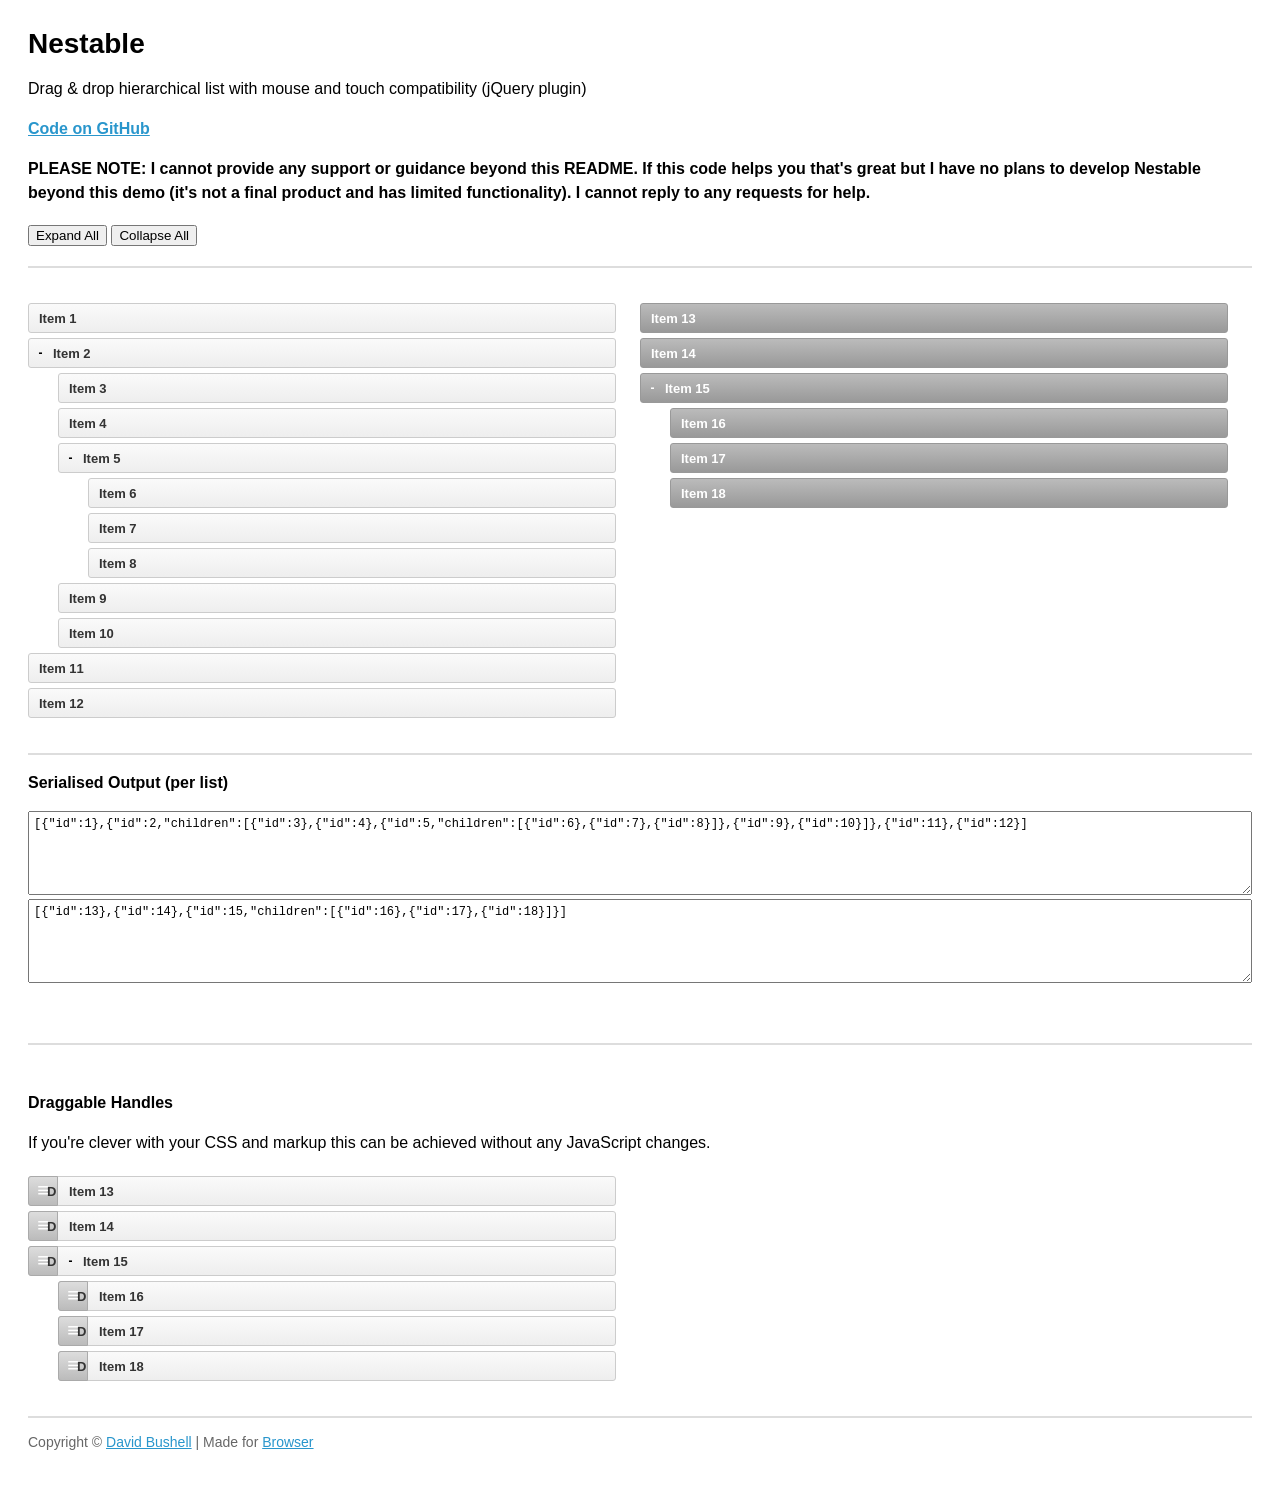
<file: TattwavidanandajiBookStoreAdmin/TattwavidanandajiBookStoreAdmin/UI/vendors/jquery-nestable/index.html>
<!DOCTYPE html>
<!--[if lt IE 7]> <html lang="en" class="lt-ie9 lt-ie8 lt-ie7"> <![endif]-->
<!--[if IE 7]>    <html lang="en" class="lt-ie9 lt-ie8"> <![endif]-->
<!--[if IE 8]>    <html lang="en" class="lt-ie9"> <![endif]-->
<!--[if IE 9]>    <html lang="en" class="ie9"> <![endif]-->
<!--[if gt IE 9]><!--> <html lang="en"> <!--<![endif]-->
<head>
    <meta charset="utf-8">
    <meta name="viewport" content="width=device-width, initial-scale=1, minimum-scale=1">
    <title>Nestable</title>
    <style type="text/css">

.cf:after { visibility: hidden; display: block; font-size: 0; content: " "; clear: both; height: 0; }
* html .cf { zoom: 1; }
*:first-child+html .cf { zoom: 1; }

html { margin: 0; padding: 0; }
body { font-size: 100%; margin: 0; padding: 1.75em; font-family: 'Helvetica Neue', Arial, sans-serif; }

h1 { font-size: 1.75em; margin: 0 0 0.6em 0; }

a { color: #2996cc; }
a:hover { text-decoration: none; }

p { line-height: 1.5em; }
.small { color: #666; font-size: 0.875em; }
.large { font-size: 1.25em; }

/**
 * Nestable
 */

.dd { position: relative; display: block; margin: 0; padding: 0; max-width: 600px; list-style: none; font-size: 13px; line-height: 20px; }

.dd-list { display: block; position: relative; margin: 0; padding: 0; list-style: none; }
.dd-list .dd-list { padding-left: 30px; }
.dd-collapsed .dd-list { display: none; }

.dd-item,
.dd-empty,
.dd-placeholder { display: block; position: relative; margin: 0; padding: 0; min-height: 20px; font-size: 13px; line-height: 20px; }

.dd-handle { display: block; height: 30px; margin: 5px 0; padding: 5px 10px; color: #333; text-decoration: none; font-weight: bold; border: 1px solid #ccc;
    background: #fafafa;
    background: -webkit-linear-gradient(top, #fafafa 0%, #eee 100%);
    background:    -moz-linear-gradient(top, #fafafa 0%, #eee 100%);
    background:         linear-gradient(top, #fafafa 0%, #eee 100%);
    -webkit-border-radius: 3px;
            border-radius: 3px;
    box-sizing: border-box; -moz-box-sizing: border-box;
}
.dd-handle:hover { color: #2ea8e5; background: #fff; }

.dd-item > button { display: block; position: relative; cursor: pointer; float: left; width: 25px; height: 20px; margin: 5px 0; padding: 0; text-indent: 100%; white-space: nowrap; overflow: hidden; border: 0; background: transparent; font-size: 12px; line-height: 1; text-align: center; font-weight: bold; }
.dd-item > button:before { content: '+'; display: block; position: absolute; width: 100%; text-align: center; text-indent: 0; }
.dd-item > button[data-action="collapse"]:before { content: '-'; }

.dd-placeholder,
.dd-empty { margin: 5px 0; padding: 0; min-height: 30px; background: #f2fbff; border: 1px dashed #b6bcbf; box-sizing: border-box; -moz-box-sizing: border-box; }
.dd-empty { border: 1px dashed #bbb; min-height: 100px; background-color: #e5e5e5;
    background-image: -webkit-linear-gradient(45deg, #fff 25%, transparent 25%, transparent 75%, #fff 75%, #fff), 
                      -webkit-linear-gradient(45deg, #fff 25%, transparent 25%, transparent 75%, #fff 75%, #fff);
    background-image:    -moz-linear-gradient(45deg, #fff 25%, transparent 25%, transparent 75%, #fff 75%, #fff), 
                         -moz-linear-gradient(45deg, #fff 25%, transparent 25%, transparent 75%, #fff 75%, #fff);
    background-image:         linear-gradient(45deg, #fff 25%, transparent 25%, transparent 75%, #fff 75%, #fff), 
                              linear-gradient(45deg, #fff 25%, transparent 25%, transparent 75%, #fff 75%, #fff);
    background-size: 60px 60px;
    background-position: 0 0, 30px 30px;
}

.dd-dragel { position: absolute; pointer-events: none; z-index: 9999; }
.dd-dragel > .dd-item .dd-handle { margin-top: 0; }
.dd-dragel .dd-handle {
    -webkit-box-shadow: 2px 4px 6px 0 rgba(0,0,0,.1);
            box-shadow: 2px 4px 6px 0 rgba(0,0,0,.1);
}

/**
 * Nestable Extras
 */

.nestable-lists { display: block; clear: both; padding: 30px 0; width: 100%; border: 0; border-top: 2px solid #ddd; border-bottom: 2px solid #ddd; }

#nestable-menu { padding: 0; margin: 20px 0; }

#nestable-output,
#nestable2-output { width: 100%; height: 7em; font-size: 0.75em; line-height: 1.333333em; font-family: Consolas, monospace; padding: 5px; box-sizing: border-box; -moz-box-sizing: border-box; }

#nestable2 .dd-handle {
    color: #fff;
    border: 1px solid #999;
    background: #bbb;
    background: -webkit-linear-gradient(top, #bbb 0%, #999 100%);
    background:    -moz-linear-gradient(top, #bbb 0%, #999 100%);
    background:         linear-gradient(top, #bbb 0%, #999 100%);
}
#nestable2 .dd-handle:hover { background: #bbb; }
#nestable2 .dd-item > button:before { color: #fff; }

@media only screen and (min-width: 700px) { 

    .dd { float: left; width: 48%; }
    .dd + .dd { margin-left: 2%; }

}

.dd-hover > .dd-handle { background: #2ea8e5 !important; }

/**
 * Nestable Draggable Handles
 */

.dd3-content { display: block; height: 30px; margin: 5px 0; padding: 5px 10px 5px 40px; color: #333; text-decoration: none; font-weight: bold; border: 1px solid #ccc;
    background: #fafafa;
    background: -webkit-linear-gradient(top, #fafafa 0%, #eee 100%);
    background:    -moz-linear-gradient(top, #fafafa 0%, #eee 100%);
    background:         linear-gradient(top, #fafafa 0%, #eee 100%);
    -webkit-border-radius: 3px;
            border-radius: 3px;
    box-sizing: border-box; -moz-box-sizing: border-box;
}
.dd3-content:hover { color: #2ea8e5; background: #fff; }

.dd-dragel > .dd3-item > .dd3-content { margin: 0; }

.dd3-item > button { margin-left: 30px; }

.dd3-handle { position: absolute; margin: 0; left: 0; top: 0; cursor: pointer; width: 30px; text-indent: 100%; white-space: nowrap; overflow: hidden;
    border: 1px solid #aaa;
    background: #ddd;
    background: -webkit-linear-gradient(top, #ddd 0%, #bbb 100%);
    background:    -moz-linear-gradient(top, #ddd 0%, #bbb 100%);
    background:         linear-gradient(top, #ddd 0%, #bbb 100%);
    border-top-right-radius: 0;
    border-bottom-right-radius: 0;
}
.dd3-handle:before { content: '≡'; display: block; position: absolute; left: 0; top: 3px; width: 100%; text-align: center; text-indent: 0; color: #fff; font-size: 20px; font-weight: normal; }
.dd3-handle:hover { background: #ddd; }

    </style>
</head>
<body>

    <h1>Nestable</h1>

    <p>Drag &amp; drop hierarchical list with mouse and touch compatibility (jQuery plugin)</p>

    <p><strong><a href="https://github.com/dbushell/Nestable">Code on GitHub</a></strong></p>

<p><strong>PLEASE NOTE: I cannot provide any support or guidance beyond this README. If this code helps you that's great but I have no plans to develop Nestable beyond this demo (it's not a final product and has limited functionality). I cannot reply to any requests for help.</strong></p>

    <menu id="nestable-menu">
        <button type="button" data-action="expand-all">Expand All</button>
        <button type="button" data-action="collapse-all">Collapse All</button>
    </menu>

    <div class="cf nestable-lists">

        <div class="dd" id="nestable">
            <ol class="dd-list">
                <li class="dd-item" data-id="1">
                    <div class="dd-handle">Item 1</div>
                </li>
                <li class="dd-item" data-id="2">
                    <div class="dd-handle">Item 2</div>
                    <ol class="dd-list">
                        <li class="dd-item" data-id="3"><div class="dd-handle">Item 3</div></li>
                        <li class="dd-item" data-id="4"><div class="dd-handle">Item 4</div></li>
                        <li class="dd-item" data-id="5">
                            <div class="dd-handle">Item 5</div>
                            <ol class="dd-list">
                                <li class="dd-item" data-id="6"><div class="dd-handle">Item 6</div></li>
                                <li class="dd-item" data-id="7"><div class="dd-handle">Item 7</div></li>
                                <li class="dd-item" data-id="8"><div class="dd-handle">Item 8</div></li>
                            </ol>
                        </li>
                        <li class="dd-item" data-id="9"><div class="dd-handle">Item 9</div></li>
                        <li class="dd-item" data-id="10"><div class="dd-handle">Item 10</div></li>
                    </ol>
                </li>
                <li class="dd-item" data-id="11">
                    <div class="dd-handle">Item 11</div>
                </li>
                <li class="dd-item" data-id="12">
                    <div class="dd-handle">Item 12</div>
                </li>
            </ol>
        </div>

        <div class="dd" id="nestable2">
            <ol class="dd-list">
                <li class="dd-item" data-id="13">
                    <div class="dd-handle">Item 13</div>
                </li>
                <li class="dd-item" data-id="14">
                    <div class="dd-handle">Item 14</div>
                </li>
                <li class="dd-item" data-id="15">
                    <div class="dd-handle">Item 15</div>
                    <ol class="dd-list">
                        <li class="dd-item" data-id="16"><div class="dd-handle">Item 16</div></li>
                        <li class="dd-item" data-id="17"><div class="dd-handle">Item 17</div></li>
                        <li class="dd-item" data-id="18"><div class="dd-handle">Item 18</div></li>
                    </ol>
                </li>
            </ol>
        </div>

    </div>

    <p><strong>Serialised Output (per list)</strong></p>

    <textarea id="nestable-output"></textarea>
    <textarea id="nestable2-output"></textarea>

    <p>&nbsp;</p>

    <div class="cf nestable-lists">

    <p><strong>Draggable Handles</strong></p>

    <p>If you're clever with your CSS and markup this can be achieved without any JavaScript changes.</p>

        <div class="dd" id="nestable3">
            <ol class="dd-list">
                <li class="dd-item dd3-item" data-id="13">
                    <div class="dd-handle dd3-handle">Drag</div><div class="dd3-content">Item 13</div>
                </li>
                <li class="dd-item dd3-item" data-id="14">
                    <div class="dd-handle dd3-handle">Drag</div><div class="dd3-content">Item 14</div>
                </li>
                <li class="dd-item dd3-item" data-id="15">
                    <div class="dd-handle dd3-handle">Drag</div><div class="dd3-content">Item 15</div>
                    <ol class="dd-list">
                        <li class="dd-item dd3-item" data-id="16">
                            <div class="dd-handle dd3-handle">Drag</div><div class="dd3-content">Item 16</div>
                        </li>
                        <li class="dd-item dd3-item" data-id="17">
                            <div class="dd-handle dd3-handle">Drag</div><div class="dd3-content">Item 17</div>
                        </li>
                        <li class="dd-item dd3-item" data-id="18">
                            <div class="dd-handle dd3-handle">Drag</div><div class="dd3-content">Item 18</div>
                        </li>
                    </ol>
                </li>
            </ol>
        </div>

    </div>

    <p class="small">Copyright &copy; <a href="http://dbushell.com/">David Bushell</a> | Made for <a href="http://www.browserlondon.com/">Browser</a></p>

<script src="http://ajax.googleapis.com/ajax/libs/jquery/1.7.2/jquery.min.js"></script>
<script src="jquery.nestable.js"></script>
<script>

$(document).ready(function()
{

    var updateOutput = function(e)
    {
        var list   = e.length ? e : $(e.target),
            output = list.data('output');
        if (window.JSON) {
            output.val(window.JSON.stringify(list.nestable('serialize')));//, null, 2));
        } else {
            output.val('JSON browser support required for this demo.');
        }
    };

    // activate Nestable for list 1
    $('#nestable').nestable({
        group: 1
    })
    .on('change', updateOutput);
    
    // activate Nestable for list 2
    $('#nestable2').nestable({
        group: 1
    })
    .on('change', updateOutput);

    // output initial serialised data
    updateOutput($('#nestable').data('output', $('#nestable-output')));
    updateOutput($('#nestable2').data('output', $('#nestable2-output')));

    $('#nestable-menu').on('click', function(e)
    {
        var target = $(e.target),
            action = target.data('action');
        if (action === 'expand-all') {
            $('.dd').nestable('expandAll');
        }
        if (action === 'collapse-all') {
            $('.dd').nestable('collapseAll');
        }
    });

    $('#nestable3').nestable();

});
</script>
</body>
</html>
</file>
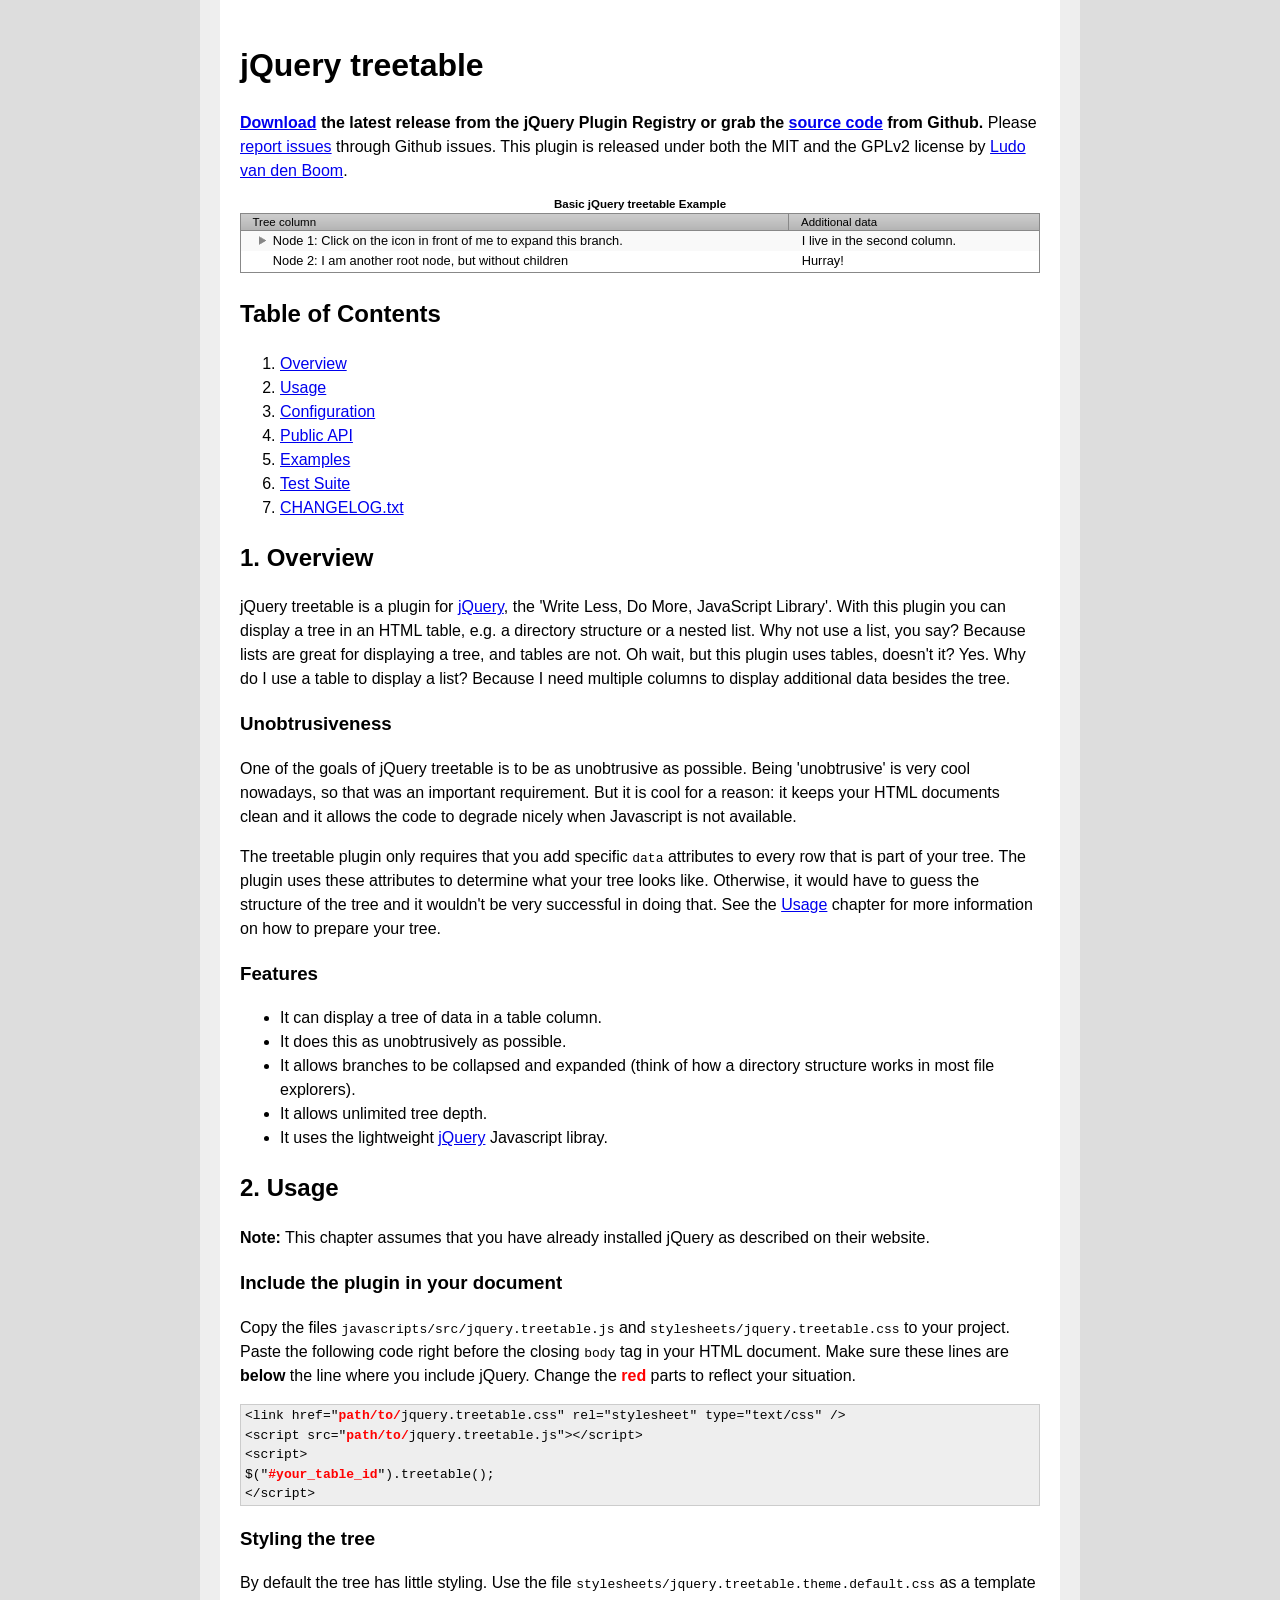
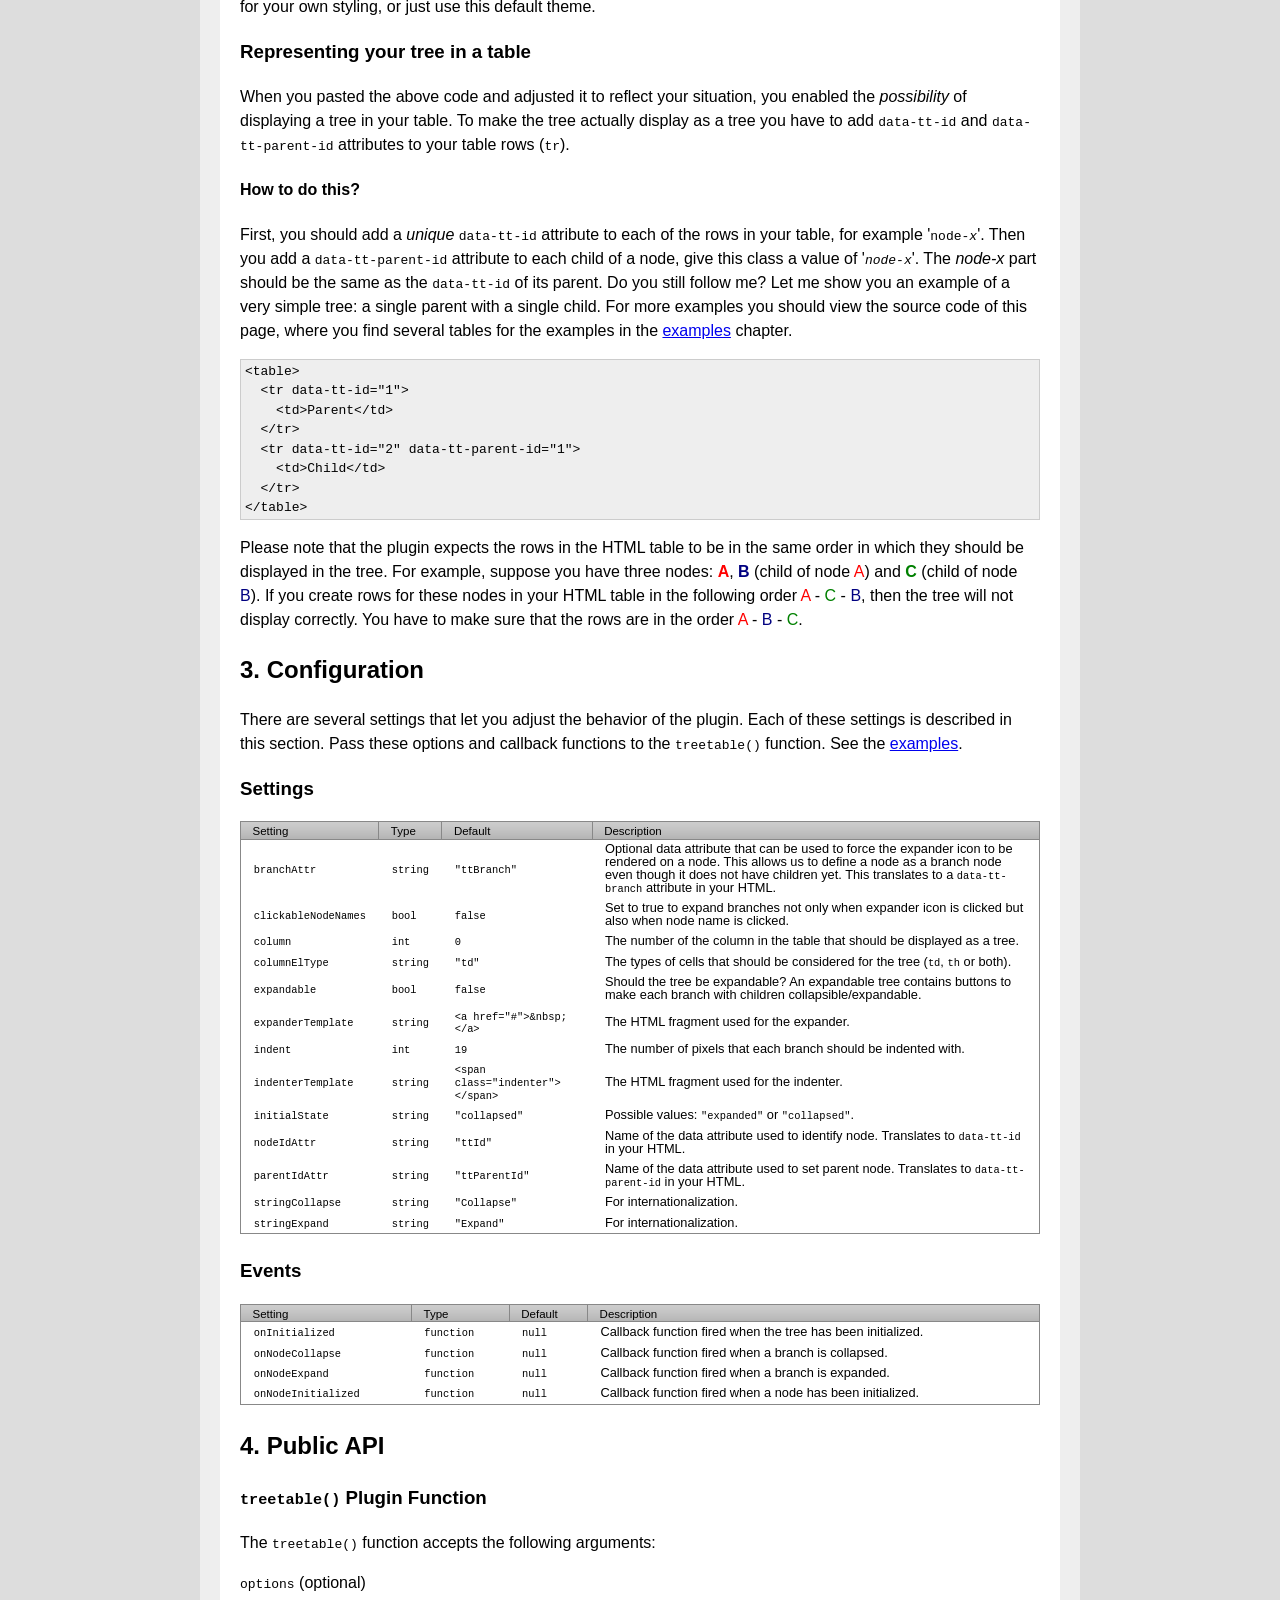
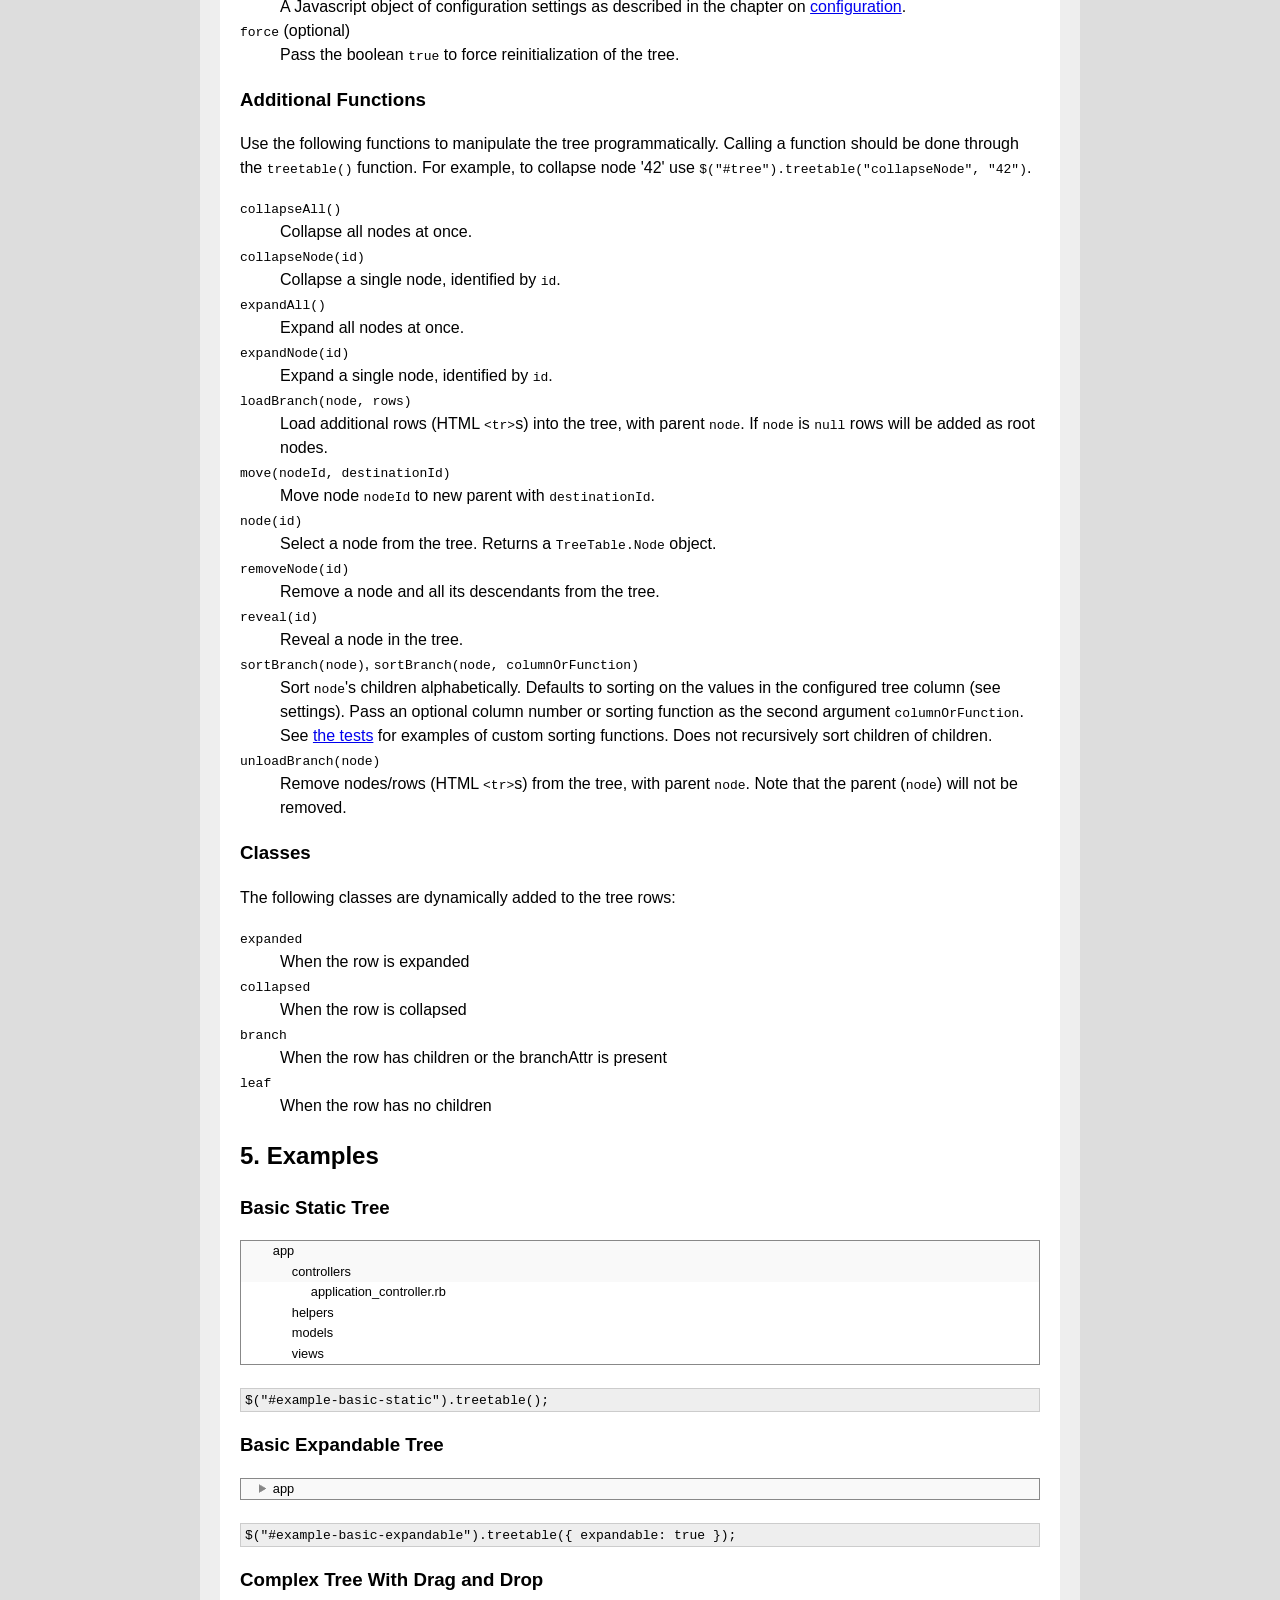
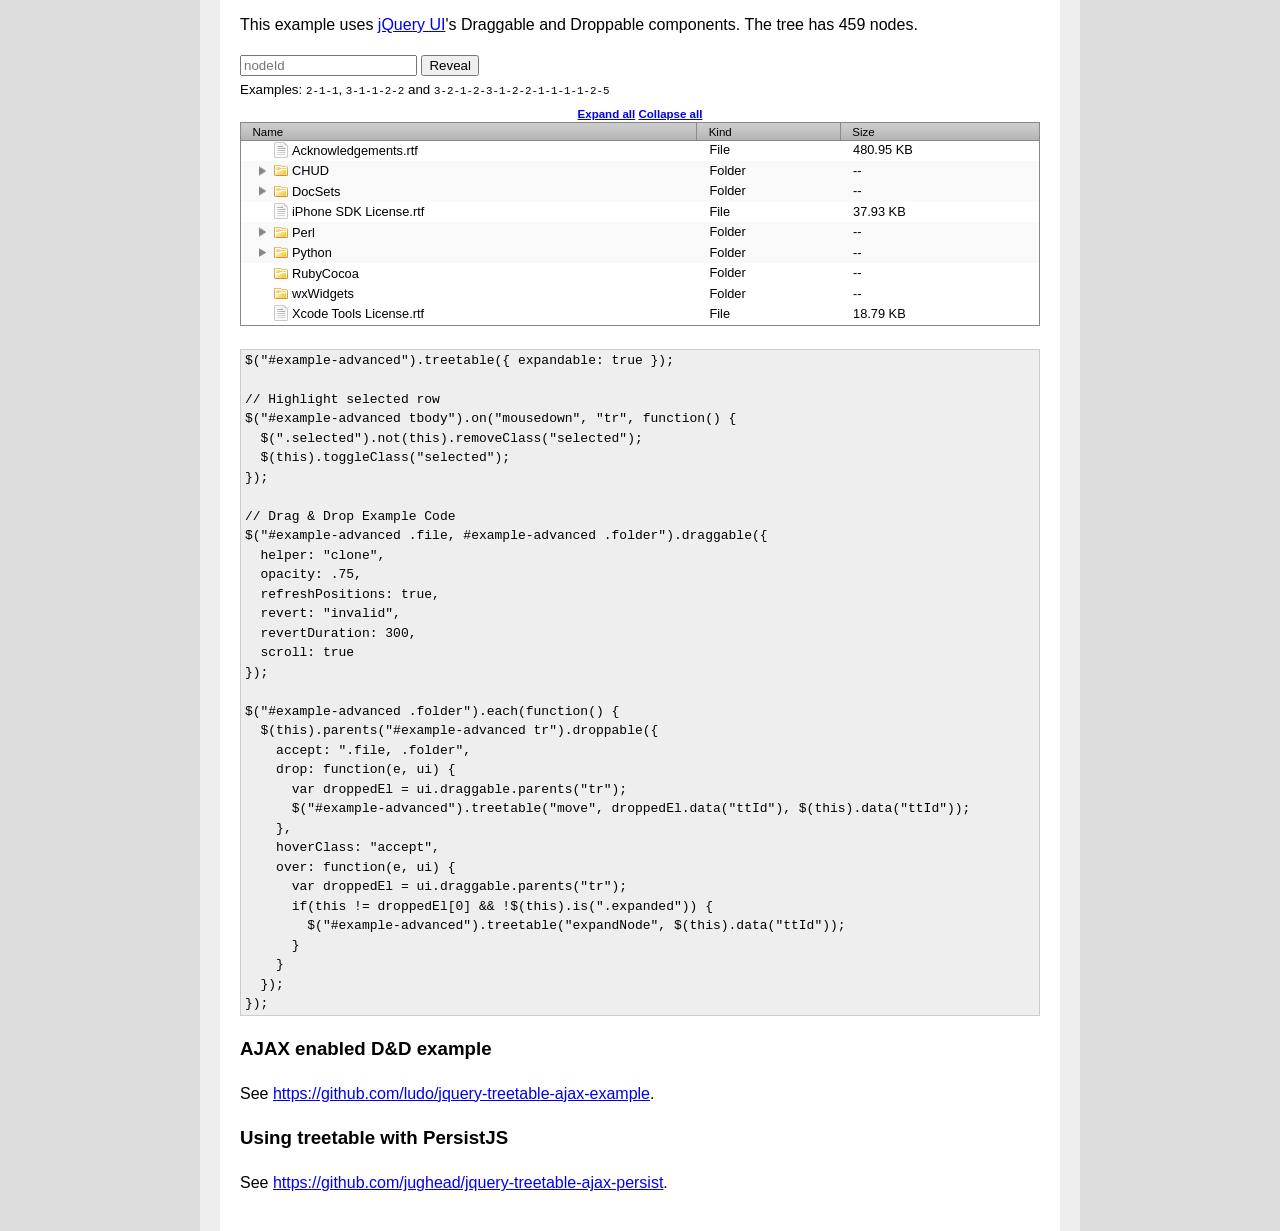
<file: TattwavidanandajiBookStoreAdmin/TattwavidanandajiBookStoreAdmin/UI/vendors/jquery-treetable/index.html>
﻿<!DOCTYPE html>

<html>
  <head>
    <meta charset="utf-8">
    <title>jQuery treetable</title>
    <link rel="stylesheet" href="stylesheets/screen.css" media="screen" />
    <link rel="stylesheet" href="stylesheets/jquery.treetable.css" />
    <link rel="stylesheet" href="stylesheets/jquery.treetable.theme.default.css" />
  </head>
  <body>
    <div id="main">
      <h1>jQuery treetable</h1>

      <p><b><a href="http://plugins.jquery.com/treetable">Download</a> the latest release from the jQuery Plugin Registry or grab the <a href="https://github.com/ludo/jquery-treetable">source code</a> from Github.</b> Please <a href="https://github.com/ludo/jquery-treetable/issues">report issues</a> through Github issues. This plugin is released under both the MIT and the GPLv2 license by <a href="http://ludovandenboom.com">Ludo van den Boom</a>.</p>

      <table id="example-basic">
        <caption>Basic jQuery treetable Example</caption>
        <thead>
          <tr>
            <th>Tree column</th>
            <th>Additional data</th>
          </tr>
        </thead>
        <tbody>
          <tr data-tt-id="1">
            <td>Node 1: Click on the icon in front of me to expand this branch.</td>
            <td>I live in the second column.</td>
          </tr>
          <tr data-tt-id="1.1" data-tt-parent-id="1">
            <td>Node 1.1: Look, I am a table row <em>and</em> I am part of a tree!</td>
            <td>Interesting.</td>
          </tr>
          <tr data-tt-id="1.1.1" data-tt-parent-id="1.1">
            <td>Node 1.1.1: I am part of the tree too!</td>
            <td>That's it!</td>
          </tr>
          <tr data-tt-id="2">
            <td>Node 2: I am another root node, but without children</td>
            <td>Hurray!</td>
          </tr>
        </tbody>
      </table>

      <h2>Table of Contents</h2>
      <ol>
        <li><a href="#overview">Overview</a></li>
        <li><a href="#usage">Usage</a></li>
        <li><a href="#configuration">Configuration</a></li>
        <li><a href="#api">Public API</a></li>
        <li><a href="#examples">Examples</a></li>
        <li><a href="test.html">Test Suite</a></li>
        <li><a href="CHANGELOG.txt">CHANGELOG.txt</a></li>
      </ol>

      <h2><a name="overview">1. Overview</a></h2>

      <p>jQuery treetable is a plugin for <a href="http://jquery.com">jQuery</a>, the 'Write Less, Do More, JavaScript Library'. With this plugin you can display a tree in an HTML table, e.g. a directory structure or a nested list. Why not use a list, you say? Because lists are great for displaying a tree, and tables are not. Oh wait, but this plugin uses tables, doesn't it? Yes. Why do I use a table to display a list? Because I need multiple columns to display additional data besides the tree.</p>

      <h3>Unobtrusiveness</h3>

      <p>One of the goals of jQuery treetable is to be as unobtrusive as possible. Being 'unobtrusive' is very cool nowadays, so that was an important requirement. But it is cool for a reason: it keeps your HTML documents clean and it allows the code to degrade nicely when Javascript is not available.</p>

      <p>The treetable plugin only requires that you add specific <tt>data</tt> attributes to every row that is part of your tree. The plugin uses these attributes to determine what your tree looks like. Otherwise, it would have to guess the structure of the tree and it wouldn't be very successful in doing that. See the <a href="#usage">Usage</a> chapter for more information on how to prepare your tree.</p>

      <h3>Features</h3>
      <ul>
        <li>It can display a tree of data in a table column.</li>
        <li>It does this as unobtrusively as possible.</li>
        <li>It allows branches to be collapsed and expanded (think of how a directory structure works in most file explorers).</li>
        <li>It allows unlimited tree depth.</li>
        <li>It uses the lightweight <a href="http://jquery.com">jQuery</a> Javascript libray.</li>
      </ul>

      <h2><a name="usage">2. Usage</a></h2>

      <p><b>Note:</b> This chapter assumes that you have already installed jQuery as described on their website.</p>

      <h3><a name="head">Include the plugin in your document</a></h3>

      <p>Copy the files <tt>javascripts/src/jquery.treetable.js</tt> and <tt>stylesheets/jquery.treetable.css</tt> to your project. Paste the following code right before the closing <tt>body</tt> tag in your HTML document. Make sure these lines are <b>below</b> the line where you include jQuery. Change the <b style="color: #f00;">red</b> parts to reflect your situation.</p>

      <pre class="listing">
&lt;link href="<b>path/to/</b>jquery.treetable.css" rel="stylesheet" type="text/css" /&gt;
&lt;script src="<b>path/to/</b>jquery.treetable.js"&gt;&lt;/script&gt;
&lt;script&gt;
$("<b>#your_table_id</b>").treetable();
&lt;/script&gt;</pre>

      <h3><a name="theme">Styling the tree</a></h3>

      <p>By default the tree has little styling. Use the file <tt>stylesheets/jquery.treetable.theme.default.css</tt> as a template for your own styling, or just use this default theme.</p>

      <h3><a name="tree">Representing your tree in a table</a></h3>
      <p>When you pasted the above code and adjusted it to reflect your situation, you enabled the <em>possibility</em> of displaying a tree in your table. To make the tree actually display as a tree you have to add <tt>data-tt-id</tt> and <tt>data-tt-parent-id</tt> attributes to your table rows (<tt>tr</tt>).</p>

      <h4>How to do this?</h4>
      <p>First, you should add a <em>unique</em> <tt>data-tt-id</tt> attribute to each of the rows in your table, for example '<tt>node-<em>x</em></tt>'. Then you add a <tt>data-tt-parent-id</tt> attribute to each child of a node, give this class a value of '<tt><em>node-x</em></tt>'. The <em>node-x</em> part should be the same as the <tt>data-tt-id</tt> of its parent. Do you still follow me? Let me show you an example of a very simple tree: a single parent with a single child. For more examples you should view the source code of this page, where you find several tables for the examples in the <a href="#examples">examples</a> chapter.</p>

      <pre class="listing">
&lt;table&gt;
  &lt;tr data-tt-id="1"&gt;
    &lt;td&gt;Parent&lt;/td&gt;
  &lt;/tr&gt;
  &lt;tr data-tt-id="2" data-tt-parent-id="1"&gt;
    &lt;td&gt;Child&lt;/td&gt;
  &lt;/tr&gt;
&lt;/table&gt;</pre>

      <p>Please note that the plugin expects the rows in the HTML table to be in the same order in which they should be displayed in the tree. For example, suppose you have three nodes: <strong style="color: red;">A</strong>, <strong style="color: navy;">B</strong> (child of node <span style="color: red">A</span>) and <strong style="color: green;">C</strong> (child of node <span style="color: navy">B</span>). If you create rows for these nodes in your HTML table in the following order <span style="color: red">A</span> - <span style="color: green">C</span> - <span style="color: navy">B</span>, then the tree will not display correctly. You have to make sure that the rows are in the order <span style="color: red">A</span> - <span style="color: navy">B</span> - <span style="color: green">C</span>.</p>

      <h2><a name="configuration">3. Configuration</a></h2>

      <p>There are several settings that let you adjust the behavior of the plugin. Each of these settings is described in this section. Pass these options and callback functions to the <tt>treetable()</tt> function. See the <a href="#examples">examples</a>.</p>

      <h3>Settings</h3>

      <table class="treetable">
        <thead>
          <tr>
            <th>Setting</th>
            <th>Type</th>
            <th>Default</th>
            <th>Description</th>
          </tr>
        </thead>
        <tbody>
          <tr>
            <td><tt>branchAttr</tt></td>
            <td><tt>string</tt></td>
            <td><tt>&quot;ttBranch&quot;</tt></td>
            <td>Optional data attribute that can be used to force the expander icon to be rendered on a node. This allows us to define a node as a branch node even though it does not have children yet. This translates to a <tt>data-tt-branch</tt> attribute in your HTML.</td>
          </tr>
          <tr>
            <td><tt>clickableNodeNames</tt></td>
            <td><tt>bool</tt></td>
            <td><tt>false</tt></td>
            <td>Set to true to expand branches not only when expander icon is clicked but also when node name is clicked.</td>
          </tr>
          <tr>
            <td><tt>column</tt></td>
            <td><tt>int</tt></td>
            <td><tt>0</tt></td>
            <td>The number of the column in the table that should be displayed as a tree.</td>
          </tr>
          <tr>
            <td><tt>columnElType</tt></td>
            <td><tt>string</tt></td>
            <td><tt>&quot;td&quot;</tt></td>
            <td>The types of cells that should be considered for the tree (<tt>td</tt>, <tt>th</tt> or both).</td>
          </tr>
          <tr>
            <td><tt>expandable</tt></td>
            <td><tt>bool</tt></td>
            <td><tt>false</tt></td>
            <td>Should the tree be expandable? An expandable tree contains buttons to make each branch with children collapsible/expandable.</td>
          </tr>
          <tr>
            <td><tt>expanderTemplate</tt></td>
            <td><tt>string</tt></td>
            <td><tt>&lt;a href=&quot;#&quot;&gt;&amp;nbsp;&lt;/a&gt;</tt></td>
            <td>The HTML fragment used for the expander.</td>
          </tr>
          <tr>
            <td><tt>indent</tt></td>
            <td><tt>int</tt></td>
            <td><tt>19</tt></td>
            <td>The number of pixels that each branch should be indented with.</td>
          </tr>
          <tr>
            <td><tt>indenterTemplate</tt></td>
            <td><tt>string</tt></td>
            <td><tt>&lt;span class=&quot;indenter&quot;&gt;&lt;/span&gt;</tt></td>
            <td>The HTML fragment used for the indenter.</td>
          </tr>
          <tr>
            <td><tt>initialState</tt></td>
            <td><tt>string</tt></td>
            <td><tt>&quot;collapsed&quot;</tt></td>
            <td>Possible values: <tt>&quot;expanded&quot;</tt> or <tt>&quot;collapsed&quot;</tt>.</td>
          </tr>
          <tr>
            <td><tt>nodeIdAttr</tt></td>
            <td><tt>string</tt></td>
            <td><tt>&quot;ttId&quot;</tt></td>
            <td>Name of the data attribute used to identify node. Translates to <tt>data-tt-id</tt> in your HTML.</td>
          </tr>
          <tr>
            <td><tt>parentIdAttr</tt></td>
            <td><tt>string</tt></td>
            <td><tt>&quot;ttParentId&quot;</tt></td>
            <td>Name of the data attribute used to set parent node. Translates to <tt>data-tt-parent-id</tt> in your HTML.</td>
          </tr>
          <tr>
            <td><tt>stringCollapse</tt></td>
            <td><tt>string</tt></td>
            <td><tt>&quot;Collapse&quot;</tt></td>
            <td>For internationalization.</td>
          </tr>
          <tr>
            <td><tt>stringExpand</tt></td>
            <td><tt>string</tt></td>
            <td><tt>&quot;Expand&quot;</tt></td>
            <td>For internationalization.</td>
          </tr>
        </tbody>
      </table>

      <h3>Events</h3>

      <table class="treetable">
        <thead>
          <tr>
            <th>Setting</th>
            <th>Type</th>
            <th>Default</th>
            <th>Description</th>
          </tr>
        </thead>
        <tbody>
          <tr>
            <td><tt>onInitialized</tt></td>
            <td><tt>function</tt></td>
            <td><tt>null</tt></td>
            <td>Callback function fired when the tree has been initialized.</td>
          </tr>
          <tr>
            <td><tt>onNodeCollapse</tt></td>
            <td><tt>function</tt></td>
            <td><tt>null</tt></td>
            <td>Callback function fired when a branch is collapsed.</td>
          </tr>
          <tr>
            <td><tt>onNodeExpand</tt></td>
            <td><tt>function</tt></td>
            <td><tt>null</tt></td>
            <td>Callback function fired when a branch is expanded.</td>
          </tr>
          <tr>
            <td><tt>onNodeInitialized</tt></td>
            <td><tt>function</tt></td>
            <td><tt>null</tt></td>
            <td>Callback function fired when a node has been initialized.</td>
          </tr>
        </tbody>
      </table>

      <h2><a name="api">4. Public API</a></h2>

      <h3><tt>treetable()</tt> Plugin Function</h3>

      <p>The <tt>treetable()</tt> function accepts the following arguments:</p>

      <dl>
        <dt><tt>options</tt> (optional)</dt>
        <dd>A Javascript object of configuration settings as described in the chapter on <a href="#configuration">configuration</a>.</dd>
        <dt><tt>force</tt> (optional)</dt>
        <dd>Pass the boolean <tt>true</tt> to force reinitialization of the tree.</dd>
      </dl>

      <h3>Additional Functions</h3>

      <p>Use the following functions to manipulate the tree programmatically. Calling a function should be done through the <tt>treetable()</tt> function. For example, to collapse node '42' use <tt>$("#tree").treetable("collapseNode", "42")</tt>.</p>

      <dl>
        <dt><tt>collapseAll()</tt></dt>
        <dd>Collapse all nodes at once.</dd>
        <dt><tt>collapseNode(id)</tt></dt>
        <dd>Collapse a single node, identified by <tt>id</tt>.</dd>
        <dt><tt>expandAll()</tt></dt>
        <dd>Expand all nodes at once.</dd>
        <dt><tt>expandNode(id)</tt></dt>
        <dd>Expand a single node, identified by <tt>id</tt>.</dd>
        <dt><tt>loadBranch(node, rows)</tt></dt>
        <dd>Load additional rows (HTML <tt>&lt;tr&gt;</tt>s) into the tree, with parent <tt>node</tt>. If <tt>node</tt> is <tt>null</tt> rows will be added as root nodes.</dd>
        <dt><tt>move(nodeId, destinationId)</tt></dt>
        <dd>Move node <tt>nodeId</tt> to new parent with <tt>destinationId</tt>.</dd>
        <dt><tt>node(id)</tt></dt>
        <dd>Select a node from the tree. Returns a <tt>TreeTable.Node</tt> object.</dd>
        <dt><tt>removeNode(id)</tt></dt>
        <dd>Remove a node and all its descendants from the tree.</dd>
        <dt><tt>reveal(id)</tt></dt>
        <dd>Reveal a node in the tree.</dd>
        <dt><tt>sortBranch(node)</tt>, <tt>sortBranch(node, columnOrFunction)</tt></dt>
        <dd>Sort <tt>node</tt>'s children alphabetically. Defaults to sorting on the values in the configured tree column (see settings). Pass an optional column number or sorting function as the second argument <tt>columnOrFunction</tt>. See <a href="test.html?grep=treetable()%20sortBranch()">the tests</a> for examples of custom sorting functions. Does not recursively sort children of children.</dd>
        <dt><tt>unloadBranch(node)</tt></dt>
        <dd>Remove nodes/rows (HTML <tt>&lt;tr&gt;</tt>s) from the tree, with parent <tt>node</tt>. Note that the parent (<tt>node</tt>) will not be removed.</dd>
      </dl>


      <h3>Classes</h3>
      The following classes are dynamically added to the tree rows:
      <dl>
          <dt><tt>expanded</tt></dt>
          <dd>When the row is expanded</dd>
          <dt><tt>collapsed</tt></dt>
          <dd>When the row is collapsed</dd>
          <dt><tt>branch</tt></dt>
          <dd>When the row has children or the branchAttr is present</dd>
          <dt><tt>leaf</tt></dt>
          <dd>When the row has no children</dd>
      </dl>


      <h2><a name="examples">5. Examples</a></h2>

      <h3>Basic Static Tree</h3>

      <table id="example-basic-static">
        <tr data-tt-id="0">
          <td>app</td>
        </tr>
        <tr data-tt-id="1" data-tt-parent-id="0">
          <td>controllers</td>
        </tr>
        <tr data-tt-id="5" data-tt-parent-id="1">
          <td>application_controller.rb</td>
        </tr>
        <tr data-tt-id="2" data-tt-parent-id="0">
          <td>helpers</td>
        </tr>
        <tr data-tt-id="3" data-tt-parent-id="0">
          <td>models</td>
        </tr>
        <tr data-tt-id="4" data-tt-parent-id="0">
          <td>views</td>
        </tr>
      </table>

      <pre class="listing">
$("#example-basic-static").treetable();</pre>

      <h3>Basic Expandable Tree</h3>

      <table id="example-basic-expandable">
        <tr data-tt-id="0">
          <td>app</td>
        </tr>
        <tr data-tt-id="1" data-tt-parent-id="0">
          <td>controllers</td>
        </tr>
        <tr data-tt-id="5" data-tt-parent-id="1">
          <td>application_controller.rb</td>
        </tr>
        <tr data-tt-id="2" data-tt-parent-id="0">
          <td>helpers</td>
        </tr>
        <tr data-tt-id="3" data-tt-parent-id="0">
          <td>models</td>
        </tr>
        <tr data-tt-id="4" data-tt-parent-id="0">
          <td>views</td>
        </tr>
      </table>

      <pre class="listing">
$("#example-basic-expandable").treetable({ expandable: true });</pre>

      <h3>Complex Tree With Drag and Drop</h3>

      <p>This example uses <a href="http://jqueryui.com">jQuery UI</a>'s Draggable and Droppable components. The tree has 459 nodes.</p>

      <form id="reveal">
        <input type="text" name="nodeId" placeholder="nodeId" id="revealNodeId"/>
        <input type="submit" value="Reveal"/><br/>
        <small>Examples: <tt>2-1-1</tt>, <tt>3-1-1-2-2</tt> and <tt>3-2-1-2-3-1-2-2-1-1-1-1-2-5</tt></small>
      </form>

      <table id="example-advanced">
        <caption>
          <a href="#" onclick="jQuery('#example-advanced').treetable('expandAll'); return false;">Expand all</a>
          <a href="#" onclick="jQuery('#example-advanced').treetable('collapseAll'); return false;">Collapse all</a>
        </caption>
        <thead>
          <tr>
            <th>Name</th>
            <th>Kind</th>
            <th>Size</th>
          </tr>
        </thead>
        <tbody>
        <tr data-tt-id='1'><td><span class='file'>Acknowledgements.rtf</span></td><td>File</td><td>480.95 KB</td></tr>
      <tr data-tt-id='2'><td><span class='folder'>CHUD</span></td><td>Folder</td><td>--</td></tr>
      <tr data-tt-id='2-1' data-tt-parent-id='2'><td><span class='folder'>amber</span></td><td>Folder</td><td>--</td></tr>
      <tr data-tt-id='2-1-1' data-tt-parent-id='2-1'><td><span class='file'>AmberTraceFormats.pdf</span></td><td>File</td><td>124.46 KB</td></tr>
      <tr data-tt-id='2-2' data-tt-parent-id='2'><td><span class='folder'>BigTop</span></td><td>Folder</td><td>--</td></tr>
      <tr data-tt-id='2-2-1' data-tt-parent-id='2-2'><td><span class='file'>BigTopUserGuide.pdf</span></td><td>File</td><td>1314.71 KB</td></tr>
      <tr data-tt-id='2-3' data-tt-parent-id='2'><td><span class='folder'>Saturn</span></td><td>Folder</td><td>--</td></tr>
      <tr data-tt-id='2-3-1' data-tt-parent-id='2-3'><td><span class='file'>SaturnUserGuide.pdf</span></td><td>File</td><td>694.29 KB</td></tr>
      <tr data-tt-id='2-4' data-tt-parent-id='2'><td><span class='folder'>Shark</span></td><td>Folder</td><td>--</td></tr>
      <tr data-tt-id='2-4-1' data-tt-parent-id='2-4'><td><span class='file'>SharkUserGuide.pdf</span></td><td>File</td><td>12902.51 KB</td></tr>
      <tr data-tt-id='2-5' data-tt-parent-id='2'><td><span class='folder'>simg4</span></td><td>Folder</td><td>--</td></tr>
      <tr data-tt-id='2-6' data-tt-parent-id='2'><td><span class='folder'>simg4_plus</span></td><td>Folder</td><td>--</td></tr>
      <tr data-tt-id='2-7' data-tt-parent-id='2'><td><span class='folder'>simg5</span></td><td>Folder</td><td>--</td></tr>
      <tr data-tt-id='3'><td><span class='folder'>DocSets</span></td><td>Folder</td><td>--</td></tr>
      <tr data-tt-id='3-1' data-tt-parent-id='3'><td><span class='folder'>com.apple.ADC_Reference_Library.CoreReference.docset</span></td><td>Folder</td><td>--</td></tr>
      <tr data-tt-id='3-1-1' data-tt-parent-id='3-1'><td><span class='folder'>Contents</span></td><td>Folder</td><td>--</td></tr>
      <tr data-tt-id='3-1-1-1' data-tt-parent-id='3-1-1'><td><span class='file'>Info.plist</span></td><td>File</td><td>1.23 KB</td></tr>
      <tr data-tt-id='3-1-1-2' data-tt-parent-id='3-1-1'><td><span class='folder'>Resources</span></td><td>Folder</td><td>--</td></tr>
      <tr data-tt-id='3-1-1-2-1' data-tt-parent-id='3-1-1-2'><td><span class='file'>docSet.dsidx</span></td><td>File</td><td>41504 KB</td></tr>
      <tr data-tt-id='3-1-1-2-2' data-tt-parent-id='3-1-1-2'><td><span class='file'>docSet.skidx</span></td><td>File</td><td>43072 KB</td></tr>
      <tr data-tt-id='3-1-1-2-3' data-tt-parent-id='3-1-1-2'><td><span class='folder'>Documents</span></td><td>Folder</td><td>--</td></tr>
      <tr data-tt-id='3-1-1-2-3-1' data-tt-parent-id='3-1-1-2-3'><td><span class='folder'>documentation</span></td><td>Folder</td><td>--</td></tr>
      <tr data-tt-id='3-1-1-2-3-1-1' data-tt-parent-id='3-1-1-2-3-1'><td><span class='folder'>Accessibility</span></td><td>Folder</td><td>--</td></tr>
      <tr data-tt-id='3-1-1-2-3-1-1-1' data-tt-parent-id='3-1-1-2-3-1-1'><td><span class='folder'>Reference</span></td><td>Folder</td><td>--</td></tr>
      <tr data-tt-id='3-1-1-2-3-1-1-1-1' data-tt-parent-id='3-1-1-2-3-1-1-1'><td><span class='folder'>AccessibilityCarbonRef</span></td><td>Folder</td><td>--</td></tr>
      <tr data-tt-id='3-1-1-2-3-1-1-1-1-1' data-tt-parent-id='3-1-1-2-3-1-1-1-1'><td><span class='folder'>CarbonAXRefRevisions</span></td><td>Folder</td><td>--</td></tr>
      <tr data-tt-id='3-1-1-2-3-1-1-1-1-1-1' data-tt-parent-id='3-1-1-2-3-1-1-1-1-1'><td><span class='file'>CarbonAXRefRevisions.html</span></td><td>File</td><td>7.44 KB</td></tr>
      <tr data-tt-id='3-1-1-2-3-1-1-1-1-2' data-tt-parent-id='3-1-1-2-3-1-1-1-1'><td><span class='folder'>Index</span></td><td>Folder</td><td>--</td></tr>
      <tr data-tt-id='3-1-1-2-3-1-1-1-1-2-1' data-tt-parent-id='3-1-1-2-3-1-1-1-1-2'><td><span class='file'>index_of_book.html</span></td><td>File</td><td>174.1 KB</td></tr>
      <tr data-tt-id='3-1-1-2-3-1-1-1-1-3' data-tt-parent-id='3-1-1-2-3-1-1-1-1'><td><span class='file'>index.html</span></td><td>File</td><td>1.1 KB</td></tr>
      <tr data-tt-id='3-1-1-2-3-1-1-1-1-4' data-tt-parent-id='3-1-1-2-3-1-1-1-1'><td><span class='folder'>Reference</span></td><td>Folder</td><td>--</td></tr>
      <tr data-tt-id='3-1-1-2-3-1-1-1-1-4-1' data-tt-parent-id='3-1-1-2-3-1-1-1-1-4'><td><span class='file'>reference.html</span></td><td>File</td><td>196.28 KB</td></tr>
      <tr data-tt-id='3-1-1-2-3-1-1-1-1-5' data-tt-parent-id='3-1-1-2-3-1-1-1-1'><td><span class='file'>toc.html</span></td><td>File</td><td>15.92 KB</td></tr>
      <tr data-tt-id='3-1-1-2-3-1-1-1-2' data-tt-parent-id='3-1-1-2-3-1-1-1'><td><span class='folder'>AccessibilityLowlevel</span></td><td>Folder</td><td>--</td></tr>
      <tr data-tt-id='3-1-1-2-3-1-1-1-2-1' data-tt-parent-id='3-1-1-2-3-1-1-1-2'><td><span class='folder'>accessibility</span></td><td>Folder</td><td>--</td></tr>
      <tr data-tt-id='3-1-1-2-3-1-1-1-2-1-1' data-tt-parent-id='3-1-1-2-3-1-1-1-2-1'><td><span class='file'>CompositePage.html</span></td><td>File</td><td>5.7 KB</td></tr>
      <tr data-tt-id='3-1-1-2-3-1-1-1-2-1-2' data-tt-parent-id='3-1-1-2-3-1-1-1-2-1'><td><span class='file'>index.html</span></td><td>File</td><td>1.67 KB</td></tr>
      <tr data-tt-id='3-1-1-2-3-1-1-1-2-1-3' data-tt-parent-id='3-1-1-2-3-1-1-1-2-1'><td><span class='file'>toc.html</span></td><td>File</td><td>2.87 KB</td></tr>
      <tr data-tt-id='3-1-1-2-3-1-1-1-2-2' data-tt-parent-id='3-1-1-2-3-1-1-1-2'><td><span class='file'>accessibility-constants.html</span></td><td>File</td><td>26.94 KB</td></tr>
      <tr data-tt-id='3-1-1-2-3-1-1-1-2-3' data-tt-parent-id='3-1-1-2-3-1-1-1-2'><td><span class='file'>accessibility-datatypes.html</span></td><td>File</td><td>11.02 KB</td></tr>
      <tr data-tt-id='3-1-1-2-3-1-1-1-2-4' data-tt-parent-id='3-1-1-2-3-1-1-1-2'><td><span class='file'>accessibility-functions.html</span></td><td>File</td><td>15.55 KB</td></tr>
      <tr data-tt-id='3-1-1-2-3-1-1-1-2-5' data-tt-parent-id='3-1-1-2-3-1-1-1-2'><td><span class='file'>accessibility-mpindex.html</span></td><td>File</td><td>9.87 KB</td></tr>
      <tr data-tt-id='3-1-1-2-3-1-1-1-2-6' data-tt-parent-id='3-1-1-2-3-1-1-1-2'><td><span class='folder'>AXActionConstants</span></td><td>Folder</td><td>--</td></tr>
      <tr data-tt-id='3-1-1-2-3-1-1-1-2-6-1' data-tt-parent-id='3-1-1-2-3-1-1-1-2-6'><td><span class='file'>CompositePage.html</span></td><td>File</td><td>15.08 KB</td></tr>
      <tr data-tt-id='3-1-1-2-3-1-1-1-2-6-2' data-tt-parent-id='3-1-1-2-3-1-1-1-2-6'><td><span class='file'>index.html</span></td><td>File</td><td>1.67 KB</td></tr>
      <tr data-tt-id='3-1-1-2-3-1-1-1-2-6-3' data-tt-parent-id='3-1-1-2-3-1-1-1-2-6'><td><span class='file'>toc.html</span></td><td>File</td><td>4.9 KB</td></tr>
      <tr data-tt-id='3-1-1-2-3-1-1-1-2-7' data-tt-parent-id='3-1-1-2-3-1-1-1-2'><td><span class='folder'>AXAttributeConstants</span></td><td>Folder</td><td>--</td></tr>
      <tr data-tt-id='3-1-1-2-3-1-1-1-2-8' data-tt-parent-id='3-1-1-2-3-1-1-1-2'><td><span class='folder'>AXError</span></td><td>Folder</td><td>--</td></tr>
      <tr data-tt-id='3-1-1-2-3-1-1-1-2-9' data-tt-parent-id='3-1-1-2-3-1-1-1-2'><td><span class='folder'>AXNotificationConstants</span></td><td>Folder</td><td>--</td></tr>
      <tr data-tt-id='3-1-1-2-3-1-1-1-2-10' data-tt-parent-id='3-1-1-2-3-1-1-1-2'><td><span class='folder'>AXRoleConstants</span></td><td>Folder</td><td>--</td></tr>
      <tr data-tt-id='3-1-1-2-3-1-1-1-2-11' data-tt-parent-id='3-1-1-2-3-1-1-1-2'><td><span class='folder'>AXTextAttributedString</span></td><td>Folder</td><td>--</td></tr>
      <tr data-tt-id='3-1-1-2-3-1-1-1-2-12' data-tt-parent-id='3-1-1-2-3-1-1-1-2'><td><span class='folder'>AXUIElement</span></td><td>Folder</td><td>--</td></tr>
      <tr data-tt-id='3-1-1-2-3-1-1-1-2-13' data-tt-parent-id='3-1-1-2-3-1-1-1-2'><td><span class='folder'>AXValue</span></td><td>Folder</td><td>--</td></tr>
      <tr data-tt-id='3-1-1-2-3-1-1-1-2-14' data-tt-parent-id='3-1-1-2-3-1-1-1-2'><td><span class='folder'>AXValueConstants</span></td><td>Folder</td><td>--</td></tr>
      <tr data-tt-id='3-1-1-2-3-1-1-1-2-15' data-tt-parent-id='3-1-1-2-3-1-1-1-2'><td><span class='file'>index.html</span></td><td>File</td><td>10.1 KB</td></tr>
      <tr data-tt-id='3-1-1-2-3-1-1-1-2-16' data-tt-parent-id='3-1-1-2-3-1-1-1-2'><td><span class='folder'>UniversalAccess</span></td><td>Folder</td><td>--</td></tr>
      <tr data-tt-id='3-1-1-2-3-1-2' data-tt-parent-id='3-1-1-2-3-1'><td><span class='file'>adcstyle.css</span></td><td>File</td><td>15.86 KB</td></tr>
      <tr data-tt-id='3-1-1-2-3-1-3' data-tt-parent-id='3-1-1-2-3-1'><td><span class='folder'>AppleApplications</span></td><td>Folder</td><td>--</td></tr>
      <tr data-tt-id='3-1-1-2-3-1-3-1' data-tt-parent-id='3-1-1-2-3-1-3'><td><span class='folder'>Reference</span></td><td>Folder</td><td>--</td></tr>
      <tr data-tt-id='3-1-1-2-3-1-3-1-1' data-tt-parent-id='3-1-1-2-3-1-3-1'><td><span class='folder'>AddressBookC_Collection</span></td><td>Folder</td><td>--</td></tr>
      <tr data-tt-id='3-1-1-2-3-1-3-1-1-1' data-tt-parent-id='3-1-1-2-3-1-3-1-1'><td><span class='folder'>Index</span></td><td>Folder</td><td>--</td></tr>
      <tr data-tt-id='3-1-1-2-3-1-3-1-1-1-1' data-tt-parent-id='3-1-1-2-3-1-3-1-1-1'><td><span class='file'>index_of_book.html</span></td><td>File</td><td>153.98 KB</td></tr>
      <tr data-tt-id='3-1-1-2-3-1-3-1-1-2' data-tt-parent-id='3-1-1-2-3-1-3-1-1'><td><span class='file'>index.html</span></td><td>File</td><td>13.62 KB</td></tr>
      <tr data-tt-id='3-1-1-2-3-1-3-1-1-3' data-tt-parent-id='3-1-1-2-3-1-3-1-1'><td><span class='folder'>Introduction</span></td><td>Folder</td><td>--</td></tr>
      <tr data-tt-id='3-1-1-2-3-1-3-1-1-3-1' data-tt-parent-id='3-1-1-2-3-1-3-1-1-3'><td><span class='file'>Introduction.html</span></td><td>File</td><td>5.41 KB</td></tr>
      <tr data-tt-id='3-1-1-2-3-1-3-1-1-4' data-tt-parent-id='3-1-1-2-3-1-3-1-1'><td><span class='file'>RevisionHistory.html</span></td><td>File</td><td>4.66 KB</td></tr>
      <tr data-tt-id='3-1-1-2-3-1-3-1-2' data-tt-parent-id='3-1-1-2-3-1-3-1'><td><span class='folder'>AddressBookRefUpdate</span></td><td>Folder</td><td>--</td></tr>
      <tr data-tt-id='3-1-1-2-3-1-3-1-2-1' data-tt-parent-id='3-1-1-2-3-1-3-1-2'><td><span class='folder'>Articles</span></td><td>Folder</td><td>--</td></tr>
      <tr data-tt-id='3-1-1-2-3-1-3-1-2-1-1' data-tt-parent-id='3-1-1-2-3-1-3-1-2-1'><td><span class='file'>AddressBook_10.1-10.2_SymbolChanges.html</span></td><td>File</td><td>80.84 KB</td></tr>
      <tr data-tt-id='3-1-1-2-3-1-3-1-2-1-2' data-tt-parent-id='3-1-1-2-3-1-3-1-2-1'><td><span class='file'>AddressBook_10.2-10.3_SymbolChanges.html</span></td><td>File</td><td>54.2 KB</td></tr>
      <tr data-tt-id='3-1-1-2-3-1-3-1-2-1-3' data-tt-parent-id='3-1-1-2-3-1-3-1-2-1'><td><span class='file'>AddressBook_10.3-10.4_SymbolChanges.html</span></td><td>File</td><td>14.78 KB</td></tr>
      <tr data-tt-id='3-1-1-2-3-1-3-1-2-1-4' data-tt-parent-id='3-1-1-2-3-1-3-1-2-1'><td><span class='file'>AddressBook_10.4-10.5_SymbolChanges.html</span></td><td>File</td><td>11.03 KB</td></tr>
      <tr data-tt-id='3-1-1-2-3-1-3-1-2-1-5' data-tt-parent-id='3-1-1-2-3-1-3-1-2-1'><td><span class='file'>Introduction.html</span></td><td>File</td><td>7.3 KB</td></tr>
      <tr data-tt-id='3-1-1-2-3-1-3-1-2-1-6' data-tt-parent-id='3-1-1-2-3-1-3-1-2-1'><td><span class='file'>RevisionHistory.html</span></td><td>File</td><td>6.19 KB</td></tr>
      <tr data-tt-id='3-1-1-2-3-1-3-1-2-2' data-tt-parent-id='3-1-1-2-3-1-3-1-2'><td><span class='file'>index.html</span></td><td>File</td><td>1.08 KB</td></tr>
      <tr data-tt-id='3-1-1-2-3-1-3-1-2-3' data-tt-parent-id='3-1-1-2-3-1-3-1-2'><td><span class='file'>toc.html</span></td><td>File</td><td>2.84 KB</td></tr>
      <tr data-tt-id='3-1-1-2-3-1-3-1-3' data-tt-parent-id='3-1-1-2-3-1-3-1'><td><span class='folder'>AMWorkflow_class</span></td><td>Folder</td><td>--</td></tr>
      <tr data-tt-id='3-1-1-2-3-1-3-1-4' data-tt-parent-id='3-1-1-2-3-1-3-1'><td><span class='folder'>AMWorkflowController_class</span></td><td>Folder</td><td>--</td></tr>
      <tr data-tt-id='3-1-1-2-3-1-3-1-5' data-tt-parent-id='3-1-1-2-3-1-3-1'><td><span class='folder'>AMWorkflowView_Class</span></td><td>Folder</td><td>--</td></tr>
      <tr data-tt-id='3-1-1-2-3-1-3-1-6' data-tt-parent-id='3-1-1-2-3-1-3-1'><td><span class='folder'>AppleApp_Aperture_002</span></td><td>Folder</td><td>--</td></tr>
      <tr data-tt-id='3-1-1-2-3-1-3-1-7' data-tt-parent-id='3-1-1-2-3-1-3-1'><td><span class='folder'>Automator_constants</span></td><td>Folder</td><td>--</td></tr>
      <tr data-tt-id='3-1-1-2-3-1-3-1-8' data-tt-parent-id='3-1-1-2-3-1-3-1'><td><span class='folder'>AutomatorFramework</span></td><td>Folder</td><td>--</td></tr>
      <tr data-tt-id='3-1-1-2-3-1-3-1-9' data-tt-parent-id='3-1-1-2-3-1-3-1'><td><span class='folder'>AutomatorReference</span></td><td>Folder</td><td>--</td></tr>
      <tr data-tt-id='3-1-1-2-3-1-3-1-10' data-tt-parent-id='3-1-1-2-3-1-3-1'><td><span class='folder'>AutomatorRefUpdate</span></td><td>Folder</td><td>--</td></tr>
      <tr data-tt-id='3-1-1-2-3-1-3-1-11' data-tt-parent-id='3-1-1-2-3-1-3-1'><td><span class='folder'>CalendarStoreFramework</span></td><td>Folder</td><td>--</td></tr>
      <tr data-tt-id='3-1-1-2-3-1-3-1-12' data-tt-parent-id='3-1-1-2-3-1-3-1'><td><span class='folder'>CalendarStoreReference</span></td><td>Folder</td><td>--</td></tr>
      <tr data-tt-id='3-1-1-2-3-1-3-1-13' data-tt-parent-id='3-1-1-2-3-1-3-1'><td><span class='folder'>CalendarStoreRefUpdate</span></td><td>Folder</td><td>--</td></tr>
      <tr data-tt-id='3-1-1-2-3-1-3-1-14' data-tt-parent-id='3-1-1-2-3-1-3-1'><td><span class='folder'>Dashboard_Ref</span></td><td>Folder</td><td>--</td></tr>
      <tr data-tt-id='3-1-1-2-3-1-3-1-15' data-tt-parent-id='3-1-1-2-3-1-3-1'><td><span class='folder'>FinalCutPro_XML</span></td><td>Folder</td><td>--</td></tr>
      <tr data-tt-id='3-1-1-2-3-1-3-1-16' data-tt-parent-id='3-1-1-2-3-1-3-1'><td><span class='folder'>InstantMessageFramework</span></td><td>Folder</td><td>--</td></tr>
      <tr data-tt-id='3-1-1-2-3-1-3-1-17' data-tt-parent-id='3-1-1-2-3-1-3-1'><td><span class='folder'>InstantMessageFrameworkRef</span></td><td>Folder</td><td>--</td></tr>
      <tr data-tt-id='3-1-1-2-3-1-3-1-18' data-tt-parent-id='3-1-1-2-3-1-3-1'><td><span class='folder'>InstantMessageRefUpdate</span></td><td>Folder</td><td>--</td></tr>
      <tr data-tt-id='3-1-1-2-3-1-3-1-19' data-tt-parent-id='3-1-1-2-3-1-3-1'><td><span class='folder'>iSyncJavaScriptRef</span></td><td>Folder</td><td>--</td></tr>
      <tr data-tt-id='3-1-1-2-3-1-3-1-20' data-tt-parent-id='3-1-1-2-3-1-3-1'><td><span class='folder'>iSyncManualTestSuiteRef</span></td><td>Folder</td><td>--</td></tr>
      <tr data-tt-id='3-1-1-2-3-1-3-1-21' data-tt-parent-id='3-1-1-2-3-1-3-1'><td><span class='folder'>iSyncSyncMLRef</span></td><td>Folder</td><td>--</td></tr>
      <tr data-tt-id='3-1-1-2-3-1-3-1-22' data-tt-parent-id='3-1-1-2-3-1-3-1'><td><span class='folder'>MessageFrameworkReference</span></td><td>Folder</td><td>--</td></tr>
      <tr data-tt-id='3-1-1-2-3-1-3-1-23' data-tt-parent-id='3-1-1-2-3-1-3-1'><td><span class='folder'>Motion_FXPlug_Ref</span></td><td>Folder</td><td>--</td></tr>
      <tr data-tt-id='3-1-1-2-3-1-3-1-24' data-tt-parent-id='3-1-1-2-3-1-3-1'><td><span class='folder'>SafariCSSRef</span></td><td>Folder</td><td>--</td></tr>
      <tr data-tt-id='3-1-1-2-3-1-3-1-25' data-tt-parent-id='3-1-1-2-3-1-3-1'><td><span class='folder'>SafariHTMLRef</span></td><td>Folder</td><td>--</td></tr>
      <tr data-tt-id='3-1-1-2-3-1-3-1-26' data-tt-parent-id='3-1-1-2-3-1-3-1'><td><span class='folder'>SyncServicesRefUpdate</span></td><td>Folder</td><td>--</td></tr>
      <tr data-tt-id='3-1-1-2-3-1-3-1-27' data-tt-parent-id='3-1-1-2-3-1-3-1'><td><span class='folder'>SyncServicesSchemaRef</span></td><td>Folder</td><td>--</td></tr>
      <tr data-tt-id='3-1-1-2-3-1-3-1-28' data-tt-parent-id='3-1-1-2-3-1-3-1'><td><span class='folder'>WebKitDOMRef</span></td><td>Folder</td><td>--</td></tr>
      <tr data-tt-id='3-1-1-2-3-1-4' data-tt-parent-id='3-1-1-2-3-1'><td><span class='folder'>AppleScript</span></td><td>Folder</td><td>--</td></tr>
      <tr data-tt-id='3-1-1-2-3-1-4-1' data-tt-parent-id='3-1-1-2-3-1-4'><td><span class='folder'>Reference</span></td><td>Folder</td><td>--</td></tr>
      <tr data-tt-id='3-1-1-2-3-1-4-1-1' data-tt-parent-id='3-1-1-2-3-1-4-1'><td><span class='folder'>StudioReference</span></td><td>Folder</td><td>--</td></tr>
      <tr data-tt-id='3-1-1-2-3-1-4-1-1-1' data-tt-parent-id='3-1-1-2-3-1-4-1-1'><td><span class='folder'>art</span></td><td>Folder</td><td>--</td></tr>
      <tr data-tt-id='3-1-1-2-3-1-4-1-1-1-1' data-tt-parent-id='3-1-1-2-3-1-4-1-1-1'><td><span class='file'>boxes.gif</span></td><td>File</td><td>11.52 KB</td></tr>
      <tr data-tt-id='3-1-1-2-3-1-4-1-1-1-2' data-tt-parent-id='3-1-1-2-3-1-4-1-1-1'><td><span class='file'>browser.gif</span></td><td>File</td><td>26.04 KB</td></tr>
      <tr data-tt-id='3-1-1-2-3-1-4-1-1-1-3' data-tt-parent-id='3-1-1-2-3-1-4-1-1-1'><td><span class='file'>button_in_window.gif</span></td><td>File</td><td>8.17 KB</td></tr>
      <tr data-tt-id='3-1-1-2-3-1-4-1-1-1-4' data-tt-parent-id='3-1-1-2-3-1-4-1-1-1'><td><span class='file'>cc_app_info_window.gif</span></td><td>File</td><td>24.36 KB</td></tr>
      <tr data-tt-id='3-1-1-2-3-1-4-1-1-1-5' data-tt-parent-id='3-1-1-2-3-1-4-1-1-1'><td><span class='file'>circular_prog_indicator.gif</span></td><td>File</td><td>0.65 KB</td></tr>
      <tr data-tt-id='3-1-1-2-3-1-4-1-1-1-6' data-tt-parent-id='3-1-1-2-3-1-4-1-1-1'><td><span class='file'>color_panel.jpg</span></td><td>File</td><td>24.91 KB</td></tr>
      <tr data-tt-id='3-1-1-2-3-1-4-1-1-1-7' data-tt-parent-id='3-1-1-2-3-1-4-1-1-1'><td><span class='file'>color_well.gif</span></td><td>File</td><td>7.58 KB</td></tr>
      <tr data-tt-id='3-1-1-2-3-1-4-1-1-1-8' data-tt-parent-id='3-1-1-2-3-1-4-1-1-1'><td><span class='file'>combobox.gif</span></td><td>File</td><td>1.44 KB</td></tr>
      <tr data-tt-id='3-1-1-2-3-1-4-1-1-1-9' data-tt-parent-id='3-1-1-2-3-1-4-1-1-1'><td><span class='file'>comboboxlist.gif</span></td><td>File</td><td>4.12 KB</td></tr>
      <tr data-tt-id='3-1-1-2-3-1-4-1-1-1-10' data-tt-parent-id='3-1-1-2-3-1-4-1-1-1'><td><span class='file'>display_alert.gif</span></td><td>File</td><td>28.69 KB</td></tr>
      <tr data-tt-id='3-1-1-2-3-1-4-1-1-1-11' data-tt-parent-id='3-1-1-2-3-1-4-1-1-1'><td><span class='file'>display_dialog.gif</span></td><td>File</td><td>28.42 KB</td></tr>
      <tr data-tt-id='3-1-1-2-3-1-4-1-1-1-12' data-tt-parent-id='3-1-1-2-3-1-4-1-1-1'><td><span class='file'>doc_exp_groups.gif</span></td><td>File</td><td>22.52 KB</td></tr>
      <tr data-tt-id='3-1-1-2-3-1-4-1-1-1-13' data-tt-parent-id='3-1-1-2-3-1-4-1-1-1'><td><span class='file'>drawer.gif</span></td><td>File</td><td>34.4 KB</td></tr>
      <tr data-tt-id='3-1-1-2-3-1-4-1-1-1-14' data-tt-parent-id='3-1-1-2-3-1-4-1-1-1'><td><span class='file'>drawer_content_view.gif</span></td><td>File</td><td>8.21 KB</td></tr>
      <tr data-tt-id='3-1-1-2-3-1-4-1-1-1-15' data-tt-parent-id='3-1-1-2-3-1-4-1-1-1'><td><span class='file'>drawer_instances_in_nib.gif</span></td><td>File</td><td>20.97 KB</td></tr>
      <tr data-tt-id='3-1-1-2-3-1-4-1-1-1-16' data-tt-parent-id='3-1-1-2-3-1-4-1-1-1'><td><span class='file'>drawers_in_palette.gif</span></td><td>File</td><td>17.34 KB</td></tr>
      <tr data-tt-id='3-1-1-2-3-1-4-1-1-1-17' data-tt-parent-id='3-1-1-2-3-1-4-1-1-1'><td><span class='file'>files_owner_in_nib.gif</span></td><td>File</td><td>15.24 KB</td></tr>
      <tr data-tt-id='3-1-1-2-3-1-4-1-1-1-18' data-tt-parent-id='3-1-1-2-3-1-4-1-1-1'><td><span class='file'>font_panel.gif</span></td><td>File</td><td>17.16 KB</td></tr>
      <tr data-tt-id='3-1-1-2-3-1-4-1-1-1-19' data-tt-parent-id='3-1-1-2-3-1-4-1-1-1'><td><span class='file'>hw_exp_grps_files.gif</span></td><td>File</td><td>15.35 KB</td></tr>
      <tr data-tt-id='3-1-1-2-3-1-4-1-1-1-20' data-tt-parent-id='3-1-1-2-3-1-4-1-1-1'><td><span class='file'>ib_number_formatter.gif</span></td><td>File</td><td>1.46 KB</td></tr>
      <tr data-tt-id='3-1-1-2-3-1-4-1-1-1-21' data-tt-parent-id='3-1-1-2-3-1-4-1-1-1'><td><span class='file'>image_tab_mainmenu_nib.gif</span></td><td>File</td><td>12.33 KB</td></tr>
      <tr data-tt-id='3-1-1-2-3-1-4-1-1-1-22' data-tt-parent-id='3-1-1-2-3-1-4-1-1-1'><td><span class='file'>image_view_from_app.gif</span></td><td>File</td><td>17.18 KB</td></tr>
      <tr data-tt-id='3-1-1-2-3-1-4-1-1-1-23' data-tt-parent-id='3-1-1-2-3-1-4-1-1-1'><td><span class='file'>matrix.gif</span></td><td>File</td><td>7.36 KB</td></tr>
      <tr data-tt-id='3-1-1-2-3-1-4-1-1-1-24' data-tt-parent-id='3-1-1-2-3-1-4-1-1-1'><td><span class='file'>menu_item.gif</span></td><td>File</td><td>16.85 KB</td></tr>
      <tr data-tt-id='3-1-1-2-3-1-4-1-1-1-25' data-tt-parent-id='3-1-1-2-3-1-4-1-1-1'><td><span class='file'>menu_showing_file_menu.gif</span></td><td>File</td><td>17 KB</td></tr>
      <tr data-tt-id='3-1-1-2-3-1-4-1-1-1-26' data-tt-parent-id='3-1-1-2-3-1-4-1-1-1'><td><span class='file'>movie_view.gif</span></td><td>File</td><td>34.76 KB</td></tr>
      <tr data-tt-id='3-1-1-2-3-1-4-1-1-1-27' data-tt-parent-id='3-1-1-2-3-1-4-1-1-1'><td><span class='file'>number_formatter_info.gif</span></td><td>File</td><td>24.8 KB</td></tr>
      <tr data-tt-id='3-1-1-2-3-1-4-1-1-1-28' data-tt-parent-id='3-1-1-2-3-1-4-1-1-1'><td><span class='file'>open_panel.gif</span></td><td>File</td><td>32.06 KB</td></tr>
      <tr data-tt-id='3-1-1-2-3-1-4-1-1-1-29' data-tt-parent-id='3-1-1-2-3-1-4-1-1-1'><td><span class='file'>outline_view.gif</span></td><td>File</td><td>18.7 KB</td></tr>
      <tr data-tt-id='3-1-1-2-3-1-4-1-1-1-30' data-tt-parent-id='3-1-1-2-3-1-4-1-1-1'><td><span class='file'>popup_button.gif</span></td><td>File</td><td>6.76 KB</td></tr>
      <tr data-tt-id='3-1-1-2-3-1-4-1-1-1-31' data-tt-parent-id='3-1-1-2-3-1-4-1-1-1'><td><span class='file'>progindindet.gif</span></td><td>File</td><td>3.78 KB</td></tr>
      <tr data-tt-id='3-1-1-2-3-1-4-1-1-1-32' data-tt-parent-id='3-1-1-2-3-1-4-1-1-1'><td><span class='file'>save_panel.gif</span></td><td>File</td><td>39.43 KB</td></tr>
      <tr data-tt-id='3-1-1-2-3-1-4-1-1-1-33' data-tt-parent-id='3-1-1-2-3-1-4-1-1-1'><td><span class='file'>secure_text_field.gif</span></td><td>File</td><td>9.91 KB</td></tr>
      <tr data-tt-id='3-1-1-2-3-1-4-1-1-1-34' data-tt-parent-id='3-1-1-2-3-1-4-1-1-1'><td><span class='file'>simple_toolbar.gif</span></td><td>File</td><td>10.4 KB</td></tr>
      <tr data-tt-id='3-1-1-2-3-1-4-1-1-1-35' data-tt-parent-id='3-1-1-2-3-1-4-1-1-1'><td><span class='file'>sliders.gif</span></td><td>File</td><td>11.01 KB</td></tr>
      <tr data-tt-id='3-1-1-2-3-1-4-1-1-1-36' data-tt-parent-id='3-1-1-2-3-1-4-1-1-1'><td><span class='file'>sounds_in_nib_window.gif</span></td><td>File</td><td>22.26 KB</td></tr>
      <tr data-tt-id='3-1-1-2-3-1-4-1-1-1-37' data-tt-parent-id='3-1-1-2-3-1-4-1-1-1'><td><span class='file'>split_view.gif</span></td><td>File</td><td>15.73 KB</td></tr>
      <tr data-tt-id='3-1-1-2-3-1-4-1-1-1-38' data-tt-parent-id='3-1-1-2-3-1-4-1-1-1'><td><span class='file'>stepper.gif</span></td><td>File</td><td>1.08 KB</td></tr>
      <tr data-tt-id='3-1-1-2-3-1-4-1-1-1-39' data-tt-parent-id='3-1-1-2-3-1-4-1-1-1'><td><span class='file'>table_app.gif</span></td><td>File</td><td>22.72 KB</td></tr>
      <tr data-tt-id='3-1-1-2-3-1-4-1-1-1-40' data-tt-parent-id='3-1-1-2-3-1-4-1-1-1'><td><span class='file'>table_view.gif</span></td><td>File</td><td>14.55 KB</td></tr>
      <tr data-tt-id='3-1-1-2-3-1-4-1-1-1-41' data-tt-parent-id='3-1-1-2-3-1-4-1-1-1'><td><span class='file'>tabview.gif</span></td><td>File</td><td>24.86 KB</td></tr>
      <tr data-tt-id='3-1-1-2-3-1-4-1-1-1-42' data-tt-parent-id='3-1-1-2-3-1-4-1-1-1'><td><span class='file'>text_fields.gif</span></td><td>File</td><td>7.1 KB</td></tr>
      <tr data-tt-id='3-1-1-2-3-1-4-1-1-1-43' data-tt-parent-id='3-1-1-2-3-1-4-1-1-1'><td><span class='file'>text_view.gif</span></td><td>File</td><td>12.18 KB</td></tr>
      <tr data-tt-id='3-1-1-2-3-1-4-1-1-1-44' data-tt-parent-id='3-1-1-2-3-1-4-1-1-1'><td><span class='file'>to_do_outline.gif</span></td><td>File</td><td>15.4 KB</td></tr>
      <tr data-tt-id='3-1-1-2-3-1-4-1-1-1-45' data-tt-parent-id='3-1-1-2-3-1-4-1-1-1'><td><span class='file'>window.gif</span></td><td>File</td><td>6.41 KB</td></tr>
      <tr data-tt-id='3-1-1-2-3-1-4-1-1-2' data-tt-parent-id='3-1-1-2-3-1-4-1-1'><td><span class='folder'>Index</span></td><td>Folder</td><td>--</td></tr>
      <tr data-tt-id='3-1-1-2-3-1-4-1-1-3' data-tt-parent-id='3-1-1-2-3-1-4-1-1'><td><span class='file'>index.html</span></td><td>File</td><td>1.13 KB</td></tr>
      <tr data-tt-id='3-1-1-2-3-1-4-1-1-4' data-tt-parent-id='3-1-1-2-3-1-4-1-1'><td><span class='folder'>sr10_panel_suite</span></td><td>Folder</td><td>--</td></tr>
      <tr data-tt-id='3-1-1-2-3-1-4-1-1-5' data-tt-parent-id='3-1-1-2-3-1-4-1-1'><td><span class='folder'>sr10_pplugin_suite</span></td><td>Folder</td><td>--</td></tr>
      <tr data-tt-id='3-1-1-2-3-1-4-1-1-6' data-tt-parent-id='3-1-1-2-3-1-4-1-1'><td><span class='folder'>sr11_textview_suite</span></td><td>Folder</td><td>--</td></tr>
      <tr data-tt-id='3-1-1-2-3-1-4-1-1-7' data-tt-parent-id='3-1-1-2-3-1-4-1-1'><td><span class='folder'>sr1_about</span></td><td>Folder</td><td>--</td></tr>
      <tr data-tt-id='3-1-1-2-3-1-4-1-1-8' data-tt-parent-id='3-1-1-2-3-1-4-1-1'><td><span class='folder'>sr2_fundamentals</span></td><td>Folder</td><td>--</td></tr>
      <tr data-tt-id='3-1-1-2-3-1-4-1-1-9' data-tt-parent-id='3-1-1-2-3-1-4-1-1'><td><span class='folder'>sr3_app_suite</span></td><td>Folder</td><td>--</td></tr>
      <tr data-tt-id='3-1-1-2-3-1-4-1-1-10' data-tt-parent-id='3-1-1-2-3-1-4-1-1'><td><span class='folder'>sr4_container_suite</span></td><td>Folder</td><td>--</td></tr>
      <tr data-tt-id='3-1-1-2-3-1-4-1-1-11' data-tt-parent-id='3-1-1-2-3-1-4-1-1'><td><span class='folder'>sr5_control_suite</span></td><td>Folder</td><td>--</td></tr>
      <tr data-tt-id='3-1-1-2-3-1-4-1-1-12' data-tt-parent-id='3-1-1-2-3-1-4-1-1'><td><span class='folder'>sr6_data_suite</span></td><td>Folder</td><td>--</td></tr>
      <tr data-tt-id='3-1-1-2-3-1-4-1-1-13' data-tt-parent-id='3-1-1-2-3-1-4-1-1'><td><span class='folder'>sr7_doc_suite</span></td><td>Folder</td><td>--</td></tr>
      <tr data-tt-id='3-1-1-2-3-1-4-1-1-14' data-tt-parent-id='3-1-1-2-3-1-4-1-1'><td><span class='folder'>sr8_drag_drop_suite</span></td><td>Folder</td><td>--</td></tr>
      <tr data-tt-id='3-1-1-2-3-1-4-1-1-15' data-tt-parent-id='3-1-1-2-3-1-4-1-1'><td><span class='folder'>sr9_menu_suite</span></td><td>Folder</td><td>--</td></tr>
      <tr data-tt-id='3-1-1-2-3-1-4-1-1-16' data-tt-parent-id='3-1-1-2-3-1-4-1-1'><td><span class='folder'>sr_history</span></td><td>Folder</td><td>--</td></tr>
      <tr data-tt-id='3-1-1-2-3-1-4-1-1-17' data-tt-parent-id='3-1-1-2-3-1-4-1-1'><td><span class='file'>toc.html</span></td><td>File</td><td>132.84 KB</td></tr>
      <tr data-tt-id='3-1-1-2-3-1-5' data-tt-parent-id='3-1-1-2-3-1'><td><span class='folder'>Carbon</span></td><td>Folder</td><td>--</td></tr>
      <tr data-tt-id='3-1-1-2-3-1-6' data-tt-parent-id='3-1-1-2-3-1'><td><span class='folder'>Cocoa</span></td><td>Folder</td><td>--</td></tr>
      <tr data-tt-id='3-1-1-2-3-1-7' data-tt-parent-id='3-1-1-2-3-1'><td><span class='folder'>CoreFoundation</span></td><td>Folder</td><td>--</td></tr>
      <tr data-tt-id='3-1-1-2-3-1-8' data-tt-parent-id='3-1-1-2-3-1'><td><span class='folder'>css</span></td><td>Folder</td><td>--</td></tr>
      <tr data-tt-id='3-1-1-2-3-1-9' data-tt-parent-id='3-1-1-2-3-1'><td><span class='folder'>Darwin</span></td><td>Folder</td><td>--</td></tr>
      <tr data-tt-id='3-1-1-2-3-1-10' data-tt-parent-id='3-1-1-2-3-1'><td><span class='folder'>DeveloperTools</span></td><td>Folder</td><td>--</td></tr>
      <tr data-tt-id='3-1-1-2-3-1-11' data-tt-parent-id='3-1-1-2-3-1'><td><span class='folder'>DeviceDrivers</span></td><td>Folder</td><td>--</td></tr>
      <tr data-tt-id='3-1-1-2-3-1-12' data-tt-parent-id='3-1-1-2-3-1'><td><span class='folder'>Games</span></td><td>Folder</td><td>--</td></tr>
      <tr data-tt-id='3-1-1-2-3-1-13' data-tt-parent-id='3-1-1-2-3-1'><td><span class='folder'>GraphicsImaging</span></td><td>Folder</td><td>--</td></tr>
      <tr data-tt-id='3-1-1-2-3-1-14' data-tt-parent-id='3-1-1-2-3-1'><td><span class='folder'>Hardware</span></td><td>Folder</td><td>--</td></tr>
      <tr data-tt-id='3-1-1-2-3-1-15' data-tt-parent-id='3-1-1-2-3-1'><td><span class='folder'>HardwareDrivers</span></td><td>Folder</td><td>--</td></tr>
      <tr data-tt-id='3-1-1-2-3-1-16' data-tt-parent-id='3-1-1-2-3-1'><td><span class='folder'>images</span></td><td>Folder</td><td>--</td></tr>
      <tr data-tt-id='3-1-1-2-3-1-17' data-tt-parent-id='3-1-1-2-3-1'><td><span class='file'>index-date.html</span></td><td>File</td><td>74.06 KB</td></tr>
      <tr data-tt-id='3-1-1-2-3-1-18' data-tt-parent-id='3-1-1-2-3-1'><td><span class='file'>index-date0.html</span></td><td>File</td><td>284.1 KB</td></tr>
      <tr data-tt-id='3-1-1-2-3-1-19' data-tt-parent-id='3-1-1-2-3-1'><td><span class='file'>index-date2.html</span></td><td>File</td><td>73.94 KB</td></tr>
      <tr data-tt-id='3-1-1-2-3-1-20' data-tt-parent-id='3-1-1-2-3-1'><td><span class='file'>index-date3.html</span></td><td>File</td><td>74.4 KB</td></tr>
      <tr data-tt-id='3-1-1-2-3-1-21' data-tt-parent-id='3-1-1-2-3-1'><td><span class='file'>index-date4.html</span></td><td>File</td><td>75.11 KB</td></tr>
      <tr data-tt-id='3-1-1-2-3-1-22' data-tt-parent-id='3-1-1-2-3-1'><td><span class='file'>index-date5.html</span></td><td>File</td><td>41.11 KB</td></tr>
      <tr data-tt-id='3-1-1-2-3-1-23' data-tt-parent-id='3-1-1-2-3-1'><td><span class='file'>index-rev-date.html</span></td><td>File</td><td>49.03 KB</td></tr>
      <tr data-tt-id='3-1-1-2-3-1-24' data-tt-parent-id='3-1-1-2-3-1'><td><span class='file'>index-rev-revision.html</span></td><td>File</td><td>49.01 KB</td></tr>
      <tr data-tt-id='3-1-1-2-3-1-25' data-tt-parent-id='3-1-1-2-3-1'><td><span class='file'>index-rev-title.html</span></td><td>File</td><td>49.03 KB</td></tr>
      <tr data-tt-id='3-1-1-2-3-1-26' data-tt-parent-id='3-1-1-2-3-1'><td><span class='file'>index-rev-topic.html</span></td><td>File</td><td>71.41 KB</td></tr>
      <tr data-tt-id='3-1-1-2-3-1-27' data-tt-parent-id='3-1-1-2-3-1'><td><span class='file'>index-rev-topic0.html</span></td><td>File</td><td>93.76 KB</td></tr>
      <tr data-tt-id='3-1-1-2-3-1-28' data-tt-parent-id='3-1-1-2-3-1'><td><span class='file'>index-rev-topic2.html</span></td><td>File</td><td>29.61 KB</td></tr>
      <tr data-tt-id='3-1-1-2-3-1-29' data-tt-parent-id='3-1-1-2-3-1'><td><span class='file'>index-title.html</span></td><td>File</td><td>73.91 KB</td></tr>
      <tr data-tt-id='3-1-1-2-3-1-30' data-tt-parent-id='3-1-1-2-3-1'><td><span class='file'>index-title0.html</span></td><td>File</td><td>284.11 KB</td></tr>
      <tr data-tt-id='3-1-1-2-3-1-31' data-tt-parent-id='3-1-1-2-3-1'><td><span class='file'>index-title2.html</span></td><td>File</td><td>74.7 KB</td></tr>
      <tr data-tt-id='3-1-1-2-3-1-32' data-tt-parent-id='3-1-1-2-3-1'><td><span class='file'>index-title3.html</span></td><td>File</td><td>73 KB</td></tr>
      <tr data-tt-id='3-1-1-2-3-1-33' data-tt-parent-id='3-1-1-2-3-1'><td><span class='file'>index-title4.html</span></td><td>File</td><td>74.15 KB</td></tr>
      <tr data-tt-id='3-1-1-2-3-1-34' data-tt-parent-id='3-1-1-2-3-1'><td><span class='file'>index-title5.html</span></td><td>File</td><td>42.91 KB</td></tr>
      <tr data-tt-id='3-1-1-2-3-1-35' data-tt-parent-id='3-1-1-2-3-1'><td><span class='file'>index-topic.html</span></td><td>File</td><td>72.46 KB</td></tr>
      <tr data-tt-id='3-1-1-2-3-1-36' data-tt-parent-id='3-1-1-2-3-1'><td><span class='file'>index-topic0.html</span></td><td>File</td><td>601.26 KB</td></tr>
      <tr data-tt-id='3-1-1-2-3-1-37' data-tt-parent-id='3-1-1-2-3-1'><td><span class='file'>index-topic10.html</span></td><td>File</td><td>74.41 KB</td></tr>
      <tr data-tt-id='3-1-1-2-3-1-38' data-tt-parent-id='3-1-1-2-3-1'><td><span class='file'>index-topic2.html</span></td><td>File</td><td>73.6 KB</td></tr>
      <tr data-tt-id='3-1-1-2-3-1-39' data-tt-parent-id='3-1-1-2-3-1'><td><span class='file'>index-topic3.html</span></td><td>File</td><td>72.47 KB</td></tr>
      <tr data-tt-id='3-1-1-2-3-1-40' data-tt-parent-id='3-1-1-2-3-1'><td><span class='file'>index-topic4.html</span></td><td>File</td><td>71.89 KB</td></tr>
      <tr data-tt-id='3-1-1-2-3-1-41' data-tt-parent-id='3-1-1-2-3-1'><td><span class='file'>index-topic5.html</span></td><td>File</td><td>73.89 KB</td></tr>
      <tr data-tt-id='3-1-1-2-3-1-42' data-tt-parent-id='3-1-1-2-3-1'><td><span class='file'>index-topic6.html</span></td><td>File</td><td>73.1 KB</td></tr>
      <tr data-tt-id='3-1-1-2-3-1-43' data-tt-parent-id='3-1-1-2-3-1'><td><span class='file'>index-topic7.html</span></td><td>File</td><td>70.55 KB</td></tr>
      <tr data-tt-id='3-1-1-2-3-1-44' data-tt-parent-id='3-1-1-2-3-1'><td><span class='file'>index-topic8.html</span></td><td>File</td><td>71.25 KB</td></tr>
      <tr data-tt-id='3-1-1-2-3-1-45' data-tt-parent-id='3-1-1-2-3-1'><td><span class='file'>index-topic9.html</span></td><td>File</td><td>72.56 KB</td></tr>
      <tr data-tt-id='3-1-1-2-3-1-46' data-tt-parent-id='3-1-1-2-3-1'><td><span class='file'>index.html</span></td><td>File</td><td>20.65 KB</td></tr>
      <tr data-tt-id='3-1-1-2-3-1-47' data-tt-parent-id='3-1-1-2-3-1'><td><span class='folder'>Internationalization</span></td><td>Folder</td><td>--</td></tr>
      <tr data-tt-id='3-1-1-2-3-1-48' data-tt-parent-id='3-1-1-2-3-1'><td><span class='folder'>InternetWeb</span></td><td>Folder</td><td>--</td></tr>
      <tr data-tt-id='3-1-1-2-3-1-49' data-tt-parent-id='3-1-1-2-3-1'><td><span class='folder'>iPhone</span></td><td>Folder</td><td>--</td></tr>
      <tr data-tt-id='3-1-1-2-3-1-50' data-tt-parent-id='3-1-1-2-3-1'><td><span class='folder'>js</span></td><td>Folder</td><td>--</td></tr>
      <tr data-tt-id='3-1-1-2-3-1-51' data-tt-parent-id='3-1-1-2-3-1'><td><span class='folder'>LegacyTechnologies</span></td><td>Folder</td><td>--</td></tr>
      <tr data-tt-id='3-1-1-2-3-1-52' data-tt-parent-id='3-1-1-2-3-1'><td><span class='folder'>MacOSX</span></td><td>Folder</td><td>--</td></tr>
      <tr data-tt-id='3-1-1-2-3-1-53' data-tt-parent-id='3-1-1-2-3-1'><td><span class='folder'>MacOSXServer</span></td><td>Folder</td><td>--</td></tr>
      <tr data-tt-id='3-1-1-2-3-1-54' data-tt-parent-id='3-1-1-2-3-1'><td><span class='folder'>MusicAudio</span></td><td>Folder</td><td>--</td></tr>
      <tr data-tt-id='3-1-1-2-3-1-55' data-tt-parent-id='3-1-1-2-3-1'><td><span class='folder'>Networking</span></td><td>Folder</td><td>--</td></tr>
      <tr data-tt-id='3-1-1-2-3-1-56' data-tt-parent-id='3-1-1-2-3-1'><td><span class='folder'>OpenSource</span></td><td>Folder</td><td>--</td></tr>
      <tr data-tt-id='3-1-1-2-3-1-57' data-tt-parent-id='3-1-1-2-3-1'><td><span class='folder'>Performance</span></td><td>Folder</td><td>--</td></tr>
      <tr data-tt-id='3-1-1-2-3-1-58' data-tt-parent-id='3-1-1-2-3-1'><td><span class='folder'>Porting</span></td><td>Folder</td><td>--</td></tr>
      <tr data-tt-id='3-1-1-2-3-1-59' data-tt-parent-id='3-1-1-2-3-1'><td><span class='folder'>Printing</span></td><td>Folder</td><td>--</td></tr>
      <tr data-tt-id='3-1-1-2-3-1-60' data-tt-parent-id='3-1-1-2-3-1'><td><span class='folder'>QuickTime</span></td><td>Folder</td><td>--</td></tr>
      <tr data-tt-id='3-1-1-2-3-1-61' data-tt-parent-id='3-1-1-2-3-1'><td><span class='folder'>Resources</span></td><td>Folder</td><td>--</td></tr>
      <tr data-tt-id='3-1-1-2-3-1-62' data-tt-parent-id='3-1-1-2-3-1'><td><span class='folder'>ScriptingAutomation</span></td><td>Folder</td><td>--</td></tr>
      <tr data-tt-id='3-1-1-2-3-1-63' data-tt-parent-id='3-1-1-2-3-1'><td><span class='folder'>Security</span></td><td>Folder</td><td>--</td></tr>
      <tr data-tt-id='3-1-1-2-3-1-64' data-tt-parent-id='3-1-1-2-3-1'><td><span class='folder'>Storage</span></td><td>Folder</td><td>--</td></tr>
      <tr data-tt-id='3-1-1-2-3-1-65' data-tt-parent-id='3-1-1-2-3-1'><td><span class='folder'>TextFonts</span></td><td>Folder</td><td>--</td></tr>
      <tr data-tt-id='3-1-1-2-3-1-66' data-tt-parent-id='3-1-1-2-3-1'><td><span class='folder'>UserExperience</span></td><td>Folder</td><td>--</td></tr>
      <tr data-tt-id='3-1-1-2-3-1-67' data-tt-parent-id='3-1-1-2-3-1'><td><span class='folder'>WebObjects</span></td><td>Folder</td><td>--</td></tr>
      <tr data-tt-id='3-1-1-2-3-2' data-tt-parent-id='3-1-1-2-3'><td><span class='folder'>referencelibrary</span></td><td>Folder</td><td>--</td></tr>
      <tr data-tt-id='3-1-1-2-3-2-1' data-tt-parent-id='3-1-1-2-3-2'><td><span class='file'>adc.css</span></td><td>File</td><td>1.46 KB</td></tr>
      <tr data-tt-id='3-1-1-2-3-2-2' data-tt-parent-id='3-1-1-2-3-2'><td><span class='file'>base.css</span></td><td>File</td><td>1.08 KB</td></tr>
      <tr data-tt-id='3-1-1-2-3-2-3' data-tt-parent-id='3-1-1-2-3-2'><td><span class='folder'>images</span></td><td>Folder</td><td>--</td></tr>
      <tr data-tt-id='3-1-1-2-3-2-3-1' data-tt-parent-id='3-1-1-2-3-2-3'><td><span class='file'>body_bg.gif</span></td><td>File</td><td>0.24 KB</td></tr>
      <tr data-tt-id='3-1-1-2-3-2-3-2' data-tt-parent-id='3-1-1-2-3-2-3'><td><span class='file'>main_bgbottom.gif</span></td><td>File</td><td>2.35 KB</td></tr>
      <tr data-tt-id='3-1-1-2-3-2-3-3' data-tt-parent-id='3-1-1-2-3-2-3'><td><span class='file'>main_bgtop.gif</span></td><td>File</td><td>6.88 KB</td></tr>
      <tr data-tt-id='3-1-1-2-3-2-3-4' data-tt-parent-id='3-1-1-2-3-2-3'><td><span class='file'>main_bgtop_stroke.gif</span></td><td>File</td><td>7.62 KB</td></tr>
      <tr data-tt-id='3-1-1-2-3-2-3-5' data-tt-parent-id='3-1-1-2-3-2-3'><td><span class='file'>UpdateBanner_core.png</span></td><td>File</td><td>24.25 KB</td></tr>
      <tr data-tt-id='3-1-1-2-3-2-4' data-tt-parent-id='3-1-1-2-3-2'><td><span class='file'>index.html</span></td><td>File</td><td>1.15 KB</td></tr>
      <tr data-tt-id='3-1-1-3' data-tt-parent-id='3-1-1'><td><span class='file'>version.plist</span></td><td>File</td><td>0.44 KB</td></tr>
      <tr data-tt-id='3-2' data-tt-parent-id='3'><td><span class='folder'>com.apple.ADC_Reference_Library.DeveloperTools.docset</span></td><td>Folder</td><td>--</td></tr>
      <tr data-tt-id='3-2-1' data-tt-parent-id='3-2'><td><span class='folder'>Contents</span></td><td>Folder</td><td>--</td></tr>
      <tr data-tt-id='3-2-1-1' data-tt-parent-id='3-2-1'><td><span class='file'>Info.plist</span></td><td>File</td><td>1.33 KB</td></tr>
      <tr data-tt-id='3-2-1-2' data-tt-parent-id='3-2-1'><td><span class='folder'>Resources</span></td><td>Folder</td><td>--</td></tr>
      <tr data-tt-id='3-2-1-2-1' data-tt-parent-id='3-2-1-2'><td><span class='file'>docSet.dsidx</span></td><td>File</td><td>2752 KB</td></tr>
      <tr data-tt-id='3-2-1-2-2' data-tt-parent-id='3-2-1-2'><td><span class='file'>docSet.skidx</span></td><td>File</td><td>5664 KB</td></tr>
      <tr data-tt-id='3-2-1-2-3' data-tt-parent-id='3-2-1-2'><td><span class='folder'>Documents</span></td><td>Folder</td><td>--</td></tr>
      <tr data-tt-id='3-2-1-2-3-1' data-tt-parent-id='3-2-1-2-3'><td><span class='folder'>documentation</span></td><td>Folder</td><td>--</td></tr>
      <tr data-tt-id='3-2-1-2-3-1-1' data-tt-parent-id='3-2-1-2-3-1'><td><span class='file'>adcstyle.css</span></td><td>File</td><td>15.86 KB</td></tr>
      <tr data-tt-id='3-2-1-2-3-1-2' data-tt-parent-id='3-2-1-2-3-1'><td><span class='folder'>AppleApplications</span></td><td>Folder</td><td>--</td></tr>
      <tr data-tt-id='3-2-1-2-3-1-2-1' data-tt-parent-id='3-2-1-2-3-1-2'><td><span class='file'>AppleApplications.html</span></td><td>File</td><td>0.22 KB</td></tr>
      <tr data-tt-id='3-2-1-2-3-1-2-2' data-tt-parent-id='3-2-1-2-3-1-2'><td><span class='folder'>Conceptual</span></td><td>Folder</td><td>--</td></tr>
      <tr data-tt-id='3-2-1-2-3-1-2-2-1' data-tt-parent-id='3-2-1-2-3-1-2-2'><td><span class='folder'>Dashcode_UserGuide</span></td><td>Folder</td><td>--</td></tr>
      <tr data-tt-id='3-2-1-2-3-1-2-2-1-1' data-tt-parent-id='3-2-1-2-3-1-2-2-1'><td><span class='folder'>Contents</span></td><td>Folder</td><td>--</td></tr>
      <tr data-tt-id='3-2-1-2-3-1-2-2-1-1-1' data-tt-parent-id='3-2-1-2-3-1-2-2-1-1'><td><span class='folder'>Resources</span></td><td>Folder</td><td>--</td></tr>
      <tr data-tt-id='3-2-1-2-3-1-2-2-1-1-1-1' data-tt-parent-id='3-2-1-2-3-1-2-2-1-1-1'><td><span class='folder'>de.lproj</span></td><td>Folder</td><td>--</td></tr>
      <tr data-tt-id='3-2-1-2-3-1-2-2-1-1-1-1-1' data-tt-parent-id='3-2-1-2-3-1-2-2-1-1-1-1'><td><span class='folder'>Advanced</span></td><td>Folder</td><td>--</td></tr>
      <tr data-tt-id='3-2-1-2-3-1-2-2-1-1-1-1-1-1' data-tt-parent-id='3-2-1-2-3-1-2-2-1-1-1-1-1'><td><span class='file'>chapter_8_section_1.html</span></td><td>File</td><td>6.71 KB</td></tr>
      <tr data-tt-id='3-2-1-2-3-1-2-2-1-1-1-1-1-2' data-tt-parent-id='3-2-1-2-3-1-2-2-1-1-1-1-1'><td><span class='file'>chapter_8_section_2.html</span></td><td>File</td><td>7.93 KB</td></tr>
      <tr data-tt-id='3-2-1-2-3-1-2-2-1-1-1-1-1-3' data-tt-parent-id='3-2-1-2-3-1-2-2-1-1-1-1-1'><td><span class='file'>chapter_8_section_3.html</span></td><td>File</td><td>6.38 KB</td></tr>
      <tr data-tt-id='3-2-1-2-3-1-2-2-1-1-1-1-2' data-tt-parent-id='3-2-1-2-3-1-2-2-1-1-1-1'><td><span class='folder'>Art</span></td><td>Folder</td><td>--</td></tr>
      <tr data-tt-id='3-2-1-2-3-1-2-2-1-1-1-1-2-1' data-tt-parent-id='3-2-1-2-3-1-2-2-1-1-1-1-2'><td><span class='file'>apple_birthday_widget.jpg</span></td><td>File</td><td>33.5 KB</td></tr>
      <tr data-tt-id='3-2-1-2-3-1-2-2-1-1-1-1-2-2' data-tt-parent-id='3-2-1-2-3-1-2-2-1-1-1-1-2'><td><span class='file'>canvas_inspector.jpg</span></td><td>File</td><td>71.75 KB</td></tr>
      <tr data-tt-id='3-2-1-2-3-1-2-2-1-1-1-1-2-3' data-tt-parent-id='3-2-1-2-3-1-2-2-1-1-1-1-2'><td><span class='file'>countdown_attributes.jpg</span></td><td>File</td><td>46.69 KB</td></tr>
      <tr data-tt-id='3-2-1-2-3-1-2-2-1-1-1-1-2-4' data-tt-parent-id='3-2-1-2-3-1-2-2-1-1-1-1-2'><td><span class='file'>project_window.jpg</span></td><td>File</td><td>107.57 KB</td></tr>
      <tr data-tt-id='3-2-1-2-3-1-2-2-1-1-1-1-2-5' data-tt-parent-id='3-2-1-2-3-1-2-2-1-1-1-1-2'><td><span class='file'>source_code_inspector.jpg</span></td><td>File</td><td>76.19 KB</td></tr>
      <tr data-tt-id='3-2-1-2-3-1-2-2-1-1-1-1-2-6' data-tt-parent-id='3-2-1-2-3-1-2-2-1-1-1-1-2'><td><span class='file'>webapp_add_code.jpg</span></td><td>File</td><td>85.65 KB</td></tr>
      <tr data-tt-id='3-2-1-2-3-1-2-2-1-1-1-1-2-7' data-tt-parent-id='3-2-1-2-3-1-2-2-1-1-1-1-2'><td><span class='file'>webapp_add_part.jpg</span></td><td>File</td><td>108.16 KB</td></tr>
      <tr data-tt-id='3-2-1-2-3-1-2-2-1-1-1-1-2-8' data-tt-parent-id='3-2-1-2-3-1-2-2-1-1-1-1-2'><td><span class='file'>webapp_first_test.jpg</span></td><td>File</td><td>86.82 KB</td></tr>
      <tr data-tt-id='3-2-1-2-3-1-2-2-1-1-1-1-2-9' data-tt-parent-id='3-2-1-2-3-1-2-2-1-1-1-1-2'><td><span class='file'>webapp_project_window.jpg</span></td><td>File</td><td>152.27 KB</td></tr>
      <tr data-tt-id='3-2-1-2-3-1-2-2-1-1-1-1-3' data-tt-parent-id='3-2-1-2-3-1-2-2-1-1-1-1'><td><span class='file'>chapter_999_section_1.html</span></td><td>File</td><td>6.3 KB</td></tr>
      <tr data-tt-id='3-2-1-2-3-1-2-2-1-1-1-1-4' data-tt-parent-id='3-2-1-2-3-1-2-2-1-1-1-1'><td><span class='folder'>CodeAndDebugging</span></td><td>Folder</td><td>--</td></tr>
      <tr data-tt-id='3-2-1-2-3-1-2-2-1-1-1-1-5' data-tt-parent-id='3-2-1-2-3-1-2-2-1-1-1-1'><td><span class='file'>Dashcode_UserGuide.pdf</span></td><td>File</td><td>1875.27 KB</td></tr>
      <tr data-tt-id='3-2-1-2-3-1-2-2-1-1-1-1-6' data-tt-parent-id='3-2-1-2-3-1-2-2-1-1-1-1'><td><span class='folder'>DebuggingSharing</span></td><td>Folder</td><td>--</td></tr>
      <tr data-tt-id='3-2-1-2-3-1-2-2-1-1-1-1-7' data-tt-parent-id='3-2-1-2-3-1-2-2-1-1-1-1'><td><span class='folder'>DesignTools</span></td><td>Folder</td><td>--</td></tr>
      <tr data-tt-id='3-2-1-2-3-1-2-2-1-1-1-1-8' data-tt-parent-id='3-2-1-2-3-1-2-2-1-1-1-1'><td><span class='file'>index.html</span></td><td>File</td><td>1.11 KB</td></tr>
      <tr data-tt-id='3-2-1-2-3-1-2-2-1-1-1-1-9' data-tt-parent-id='3-2-1-2-3-1-2-2-1-1-1-1'><td><span class='folder'>Introduction</span></td><td>Folder</td><td>--</td></tr>
      <tr data-tt-id='3-2-1-2-3-1-2-2-1-1-1-1-10' data-tt-parent-id='3-2-1-2-3-1-2-2-1-1-1-1'><td><span class='folder'>MakingaWebApp</span></td><td>Folder</td><td>--</td></tr>
      <tr data-tt-id='3-2-1-2-3-1-2-2-1-1-1-1-11' data-tt-parent-id='3-2-1-2-3-1-2-2-1-1-1-1'><td><span class='folder'>MakingaWidgetwithDashcode</span></td><td>Folder</td><td>--</td></tr>
      <tr data-tt-id='3-2-1-2-3-1-2-2-1-1-1-1-12' data-tt-parent-id='3-2-1-2-3-1-2-2-1-1-1-1'><td><span class='folder'>PartsReference</span></td><td>Folder</td><td>--</td></tr>
      <tr data-tt-id='3-2-1-2-3-1-2-2-1-1-1-1-13' data-tt-parent-id='3-2-1-2-3-1-2-2-1-1-1-1'><td><span class='folder'>Templates</span></td><td>Folder</td><td>--</td></tr>
      <tr data-tt-id='3-2-1-2-3-1-2-2-1-1-1-1-14' data-tt-parent-id='3-2-1-2-3-1-2-2-1-1-1-1'><td><span class='file'>toc.html</span></td><td>File</td><td>38.57 KB</td></tr>
      <tr data-tt-id='3-2-1-2-3-1-2-2-1-1-1-1-15' data-tt-parent-id='3-2-1-2-3-1-2-2-1-1-1-1'><td><span class='folder'>WidgetProjects</span></td><td>Folder</td><td>--</td></tr>
      <tr data-tt-id='3-2-1-2-3-1-2-2-1-1-1-2' data-tt-parent-id='3-2-1-2-3-1-2-2-1-1-1'><td><span class='folder'>en.lproj</span></td><td>Folder</td><td>--</td></tr>
      <tr data-tt-id='3-2-1-2-3-1-2-2-1-1-1-2-1' data-tt-parent-id='3-2-1-2-3-1-2-2-1-1-1-2'><td><span class='folder'>Advanced</span></td><td>Folder</td><td>--</td></tr>
      <tr data-tt-id='3-2-1-2-3-1-2-2-1-1-1-2-1-1' data-tt-parent-id='3-2-1-2-3-1-2-2-1-1-1-2-1'><td><span class='file'>chapter_8_section_1.html</span></td><td>File</td><td>6.6 KB</td></tr>
      <tr data-tt-id='3-2-1-2-3-1-2-2-1-1-1-2-1-2' data-tt-parent-id='3-2-1-2-3-1-2-2-1-1-1-2-1'><td><span class='file'>chapter_8_section_2.html</span></td><td>File</td><td>7.4 KB</td></tr>
      <tr data-tt-id='3-2-1-2-3-1-2-2-1-1-1-2-1-3' data-tt-parent-id='3-2-1-2-3-1-2-2-1-1-1-2-1'><td><span class='file'>chapter_8_section_3.html</span></td><td>File</td><td>6.24 KB</td></tr>
      <tr data-tt-id='3-2-1-2-3-1-2-2-1-1-1-2-2' data-tt-parent-id='3-2-1-2-3-1-2-2-1-1-1-2'><td><span class='folder'>Art</span></td><td>Folder</td><td>--</td></tr>
      <tr data-tt-id='3-2-1-2-3-1-2-2-1-1-1-2-3' data-tt-parent-id='3-2-1-2-3-1-2-2-1-1-1-2'><td><span class='file'>chapter_999_section_1.html</span></td><td>File</td><td>6.2 KB</td></tr>
      <tr data-tt-id='3-2-1-2-3-1-2-2-1-1-1-2-4' data-tt-parent-id='3-2-1-2-3-1-2-2-1-1-1-2'><td><span class='folder'>CodeAndDebugging</span></td><td>Folder</td><td>--</td></tr>
      <tr data-tt-id='3-2-1-2-3-1-2-2-1-1-1-2-5' data-tt-parent-id='3-2-1-2-3-1-2-2-1-1-1-2'><td><span class='file'>Dashcode_UserGuide.pdf</span></td><td>File</td><td>1087.36 KB</td></tr>
      <tr data-tt-id='3-2-1-2-3-1-2-2-1-1-1-2-6' data-tt-parent-id='3-2-1-2-3-1-2-2-1-1-1-2'><td><span class='folder'>DebuggingSharing</span></td><td>Folder</td><td>--</td></tr>
      <tr data-tt-id='3-2-1-2-3-1-2-2-1-1-1-2-7' data-tt-parent-id='3-2-1-2-3-1-2-2-1-1-1-2'><td><span class='folder'>DesignTools</span></td><td>Folder</td><td>--</td></tr>
      <tr data-tt-id='3-2-1-2-3-1-2-2-1-1-1-2-8' data-tt-parent-id='3-2-1-2-3-1-2-2-1-1-1-2'><td><span class='file'>index.html</span></td><td>File</td><td>1.09 KB</td></tr>
      <tr data-tt-id='3-2-1-2-3-1-2-2-1-1-1-2-9' data-tt-parent-id='3-2-1-2-3-1-2-2-1-1-1-2'><td><span class='folder'>Introduction</span></td><td>Folder</td><td>--</td></tr>
      <tr data-tt-id='3-2-1-2-3-1-2-2-1-1-1-2-10' data-tt-parent-id='3-2-1-2-3-1-2-2-1-1-1-2'><td><span class='folder'>MakingaWebApp</span></td><td>Folder</td><td>--</td></tr>
      <tr data-tt-id='3-2-1-2-3-1-2-2-1-1-1-2-11' data-tt-parent-id='3-2-1-2-3-1-2-2-1-1-1-2'><td><span class='folder'>MakingaWidgetwithDashcode</span></td><td>Folder</td><td>--</td></tr>
      <tr data-tt-id='3-2-1-2-3-1-2-2-1-1-1-2-12' data-tt-parent-id='3-2-1-2-3-1-2-2-1-1-1-2'><td><span class='folder'>PartsReference</span></td><td>Folder</td><td>--</td></tr>
      <tr data-tt-id='3-2-1-2-3-1-2-2-1-1-1-2-13' data-tt-parent-id='3-2-1-2-3-1-2-2-1-1-1-2'><td><span class='folder'>Templates</span></td><td>Folder</td><td>--</td></tr>
      <tr data-tt-id='3-2-1-2-3-1-2-2-1-1-1-2-14' data-tt-parent-id='3-2-1-2-3-1-2-2-1-1-1-2'><td><span class='file'>toc.html</span></td><td>File</td><td>38.11 KB</td></tr>
      <tr data-tt-id='3-2-1-2-3-1-2-2-1-1-1-2-15' data-tt-parent-id='3-2-1-2-3-1-2-2-1-1-1-2'><td><span class='folder'>WidgetProjects</span></td><td>Folder</td><td>--</td></tr>
      <tr data-tt-id='3-2-1-2-3-1-2-2-1-1-1-3' data-tt-parent-id='3-2-1-2-3-1-2-2-1-1-1'><td><span class='folder'>es.lproj</span></td><td>Folder</td><td>--</td></tr>
      <tr data-tt-id='3-2-1-2-3-1-2-2-1-1-1-4' data-tt-parent-id='3-2-1-2-3-1-2-2-1-1-1'><td><span class='folder'>fr.lproj</span></td><td>Folder</td><td>--</td></tr>
      <tr data-tt-id='3-2-1-2-3-1-2-2-1-1-1-5' data-tt-parent-id='3-2-1-2-3-1-2-2-1-1-1'><td><span class='folder'>it.lproj</span></td><td>Folder</td><td>--</td></tr>
      <tr data-tt-id='3-2-1-2-3-1-2-2-1-1-1-6' data-tt-parent-id='3-2-1-2-3-1-2-2-1-1-1'><td><span class='folder'>ja.lproj</span></td><td>Folder</td><td>--</td></tr>
      <tr data-tt-id='3-2-1-2-3-1-2-2-1-1-1-7' data-tt-parent-id='3-2-1-2-3-1-2-2-1-1-1'><td><span class='folder'>nl.lproj</span></td><td>Folder</td><td>--</td></tr>
      <tr data-tt-id='3-2-1-2-3-1-2-2-1-1-1-8' data-tt-parent-id='3-2-1-2-3-1-2-2-1-1-1'><td><span class='folder'>zh.lproj</span></td><td>Folder</td><td>--</td></tr>
      <tr data-tt-id='3-2-1-2-3-1-2-3' data-tt-parent-id='3-2-1-2-3-1-2'><td><span class='file'>Dashboard-date.html</span></td><td>File</td><td>10.88 KB</td></tr>
      <tr data-tt-id='3-2-1-2-3-1-2-4' data-tt-parent-id='3-2-1-2-3-1-2'><td><span class='file'>Dashboard-rev-date.html</span></td><td>File</td><td>8.85 KB</td></tr>
      <tr data-tt-id='3-2-1-2-3-1-2-5' data-tt-parent-id='3-2-1-2-3-1-2'><td><span class='file'>Dashboard-rev-revision.html</span></td><td>File</td><td>8.83 KB</td></tr>
      <tr data-tt-id='3-2-1-2-3-1-2-6' data-tt-parent-id='3-2-1-2-3-1-2'><td><span class='file'>Dashboard-rev-title.html</span></td><td>File</td><td>8.85 KB</td></tr>
      <tr data-tt-id='3-2-1-2-3-1-2-7' data-tt-parent-id='3-2-1-2-3-1-2'><td><span class='file'>Dashboard-title.html</span></td><td>File</td><td>10.71 KB</td></tr>
      <tr data-tt-id='3-2-1-2-3-1-2-8' data-tt-parent-id='3-2-1-2-3-1-2'><td><span class='file'>index-date.html</span></td><td>File</td><td>11.79 KB</td></tr>
      <tr data-tt-id='3-2-1-2-3-1-2-9' data-tt-parent-id='3-2-1-2-3-1-2'><td><span class='file'>index-rev-date.html</span></td><td>File</td><td>9.38 KB</td></tr>
      <tr data-tt-id='3-2-1-2-3-1-2-10' data-tt-parent-id='3-2-1-2-3-1-2'><td><span class='file'>index-rev-revision.html</span></td><td>File</td><td>9.36 KB</td></tr>
      <tr data-tt-id='3-2-1-2-3-1-2-11' data-tt-parent-id='3-2-1-2-3-1-2'><td><span class='file'>index-rev-title.html</span></td><td>File</td><td>9.37 KB</td></tr>
      <tr data-tt-id='3-2-1-2-3-1-2-12' data-tt-parent-id='3-2-1-2-3-1-2'><td><span class='file'>index-rev-topic.html</span></td><td>File</td><td>9.37 KB</td></tr>
      <tr data-tt-id='3-2-1-2-3-1-2-13' data-tt-parent-id='3-2-1-2-3-1-2'><td><span class='file'>index-title.html</span></td><td>File</td><td>11.78 KB</td></tr>
      <tr data-tt-id='3-2-1-2-3-1-2-14' data-tt-parent-id='3-2-1-2-3-1-2'><td><span class='file'>index-topic.html</span></td><td>File</td><td>12.39 KB</td></tr>
      <tr data-tt-id='3-2-1-2-3-1-2-15' data-tt-parent-id='3-2-1-2-3-1-2'><td><span class='file'>index.html</span></td><td>File</td><td>7.24 KB</td></tr>
      <tr data-tt-id='3-2-1-2-3-1-2-16' data-tt-parent-id='3-2-1-2-3-1-2'><td><span class='file'>iSync-date.html</span></td><td>File</td><td>8.17 KB</td></tr>
      <tr data-tt-id='3-2-1-2-3-1-2-17' data-tt-parent-id='3-2-1-2-3-1-2'><td><span class='file'>iSync-title.html</span></td><td>File</td><td>8 KB</td></tr>
      <tr data-tt-id='3-2-1-2-3-1-3' data-tt-parent-id='3-2-1-2-3-1'><td><span class='folder'>Carbon</span></td><td>Folder</td><td>--</td></tr>
      <tr data-tt-id='3-2-1-2-3-1-3-1' data-tt-parent-id='3-2-1-2-3-1-3'><td><span class='file'>Carbon.html</span></td><td>File</td><td>0.21 KB</td></tr>
      <tr data-tt-id='3-2-1-2-3-1-3-2' data-tt-parent-id='3-2-1-2-3-1-3'><td><span class='file'>DesignGuidelines-date.html</span></td><td>File</td><td>9.93 KB</td></tr>
      <tr data-tt-id='3-2-1-2-3-1-3-3' data-tt-parent-id='3-2-1-2-3-1-3'><td><span class='file'>DesignGuidelines-rev-date.html</span></td><td>File</td><td>7.45 KB</td></tr>
      <tr data-tt-id='3-2-1-2-3-1-3-4' data-tt-parent-id='3-2-1-2-3-1-3'><td><span class='file'>DesignGuidelines-rev-revision.html</span></td><td>File</td><td>7.44 KB</td></tr>
      <tr data-tt-id='3-2-1-2-3-1-3-5' data-tt-parent-id='3-2-1-2-3-1-3'><td><span class='file'>DesignGuidelines-rev-title.html</span></td><td>File</td><td>7.45 KB</td></tr>
      <tr data-tt-id='3-2-1-2-3-1-3-6' data-tt-parent-id='3-2-1-2-3-1-3'><td><span class='file'>DesignGuidelines-title.html</span></td><td>File</td><td>9.77 KB</td></tr>
      <tr data-tt-id='3-2-1-2-3-1-3-7' data-tt-parent-id='3-2-1-2-3-1-3'><td><span class='file'>index-date.html</span></td><td>File</td><td>19.66 KB</td></tr>
      <tr data-tt-id='3-2-1-2-3-1-3-8' data-tt-parent-id='3-2-1-2-3-1-3'><td><span class='file'>index-rev-date.html</span></td><td>File</td><td>12.35 KB</td></tr>
      <tr data-tt-id='3-2-1-2-3-1-3-9' data-tt-parent-id='3-2-1-2-3-1-3'><td><span class='file'>index-rev-revision.html</span></td><td>File</td><td>12.33 KB</td></tr>
      <tr data-tt-id='3-2-1-2-3-1-3-10' data-tt-parent-id='3-2-1-2-3-1-3'><td><span class='file'>index-rev-title.html</span></td><td>File</td><td>12.34 KB</td></tr>
      <tr data-tt-id='3-2-1-2-3-1-3-11' data-tt-parent-id='3-2-1-2-3-1-3'><td><span class='file'>index-rev-topic.html</span></td><td>File</td><td>12.98 KB</td></tr>
      <tr data-tt-id='3-2-1-2-3-1-3-12' data-tt-parent-id='3-2-1-2-3-1-3'><td><span class='file'>index-title.html</span></td><td>File</td><td>19.65 KB</td></tr>
      <tr data-tt-id='3-2-1-2-3-1-3-13' data-tt-parent-id='3-2-1-2-3-1-3'><td><span class='file'>index-topic.html</span></td><td>File</td><td>22.64 KB</td></tr>
      <tr data-tt-id='3-2-1-2-3-1-3-14' data-tt-parent-id='3-2-1-2-3-1-3'><td><span class='file'>index.html</span></td><td>File</td><td>10.96 KB</td></tr>
      <tr data-tt-id='3-2-1-2-3-1-3-15' data-tt-parent-id='3-2-1-2-3-1-3'><td><span class='file'>IntelBasedMacs-date.html</span></td><td>File</td><td>10.5 KB</td></tr>
      <tr data-tt-id='3-2-1-2-3-1-3-16' data-tt-parent-id='3-2-1-2-3-1-3'><td><span class='file'>IntelBasedMacs-title.html</span></td><td>File</td><td>10.33 KB</td></tr>
      <tr data-tt-id='3-2-1-2-3-1-3-17' data-tt-parent-id='3-2-1-2-3-1-3'><td><span class='file'>Performance-date.html</span></td><td>File</td><td>9.14 KB</td></tr>
      <tr data-tt-id='3-2-1-2-3-1-3-18' data-tt-parent-id='3-2-1-2-3-1-3'><td><span class='file'>Performance-title.html</span></td><td>File</td><td>8.98 KB</td></tr>
      <tr data-tt-id='3-2-1-2-3-1-3-19' data-tt-parent-id='3-2-1-2-3-1-3'><td><span class='file'>Porting-date.html</span></td><td>File</td><td>8.78 KB</td></tr>
      <tr data-tt-id='3-2-1-2-3-1-3-20' data-tt-parent-id='3-2-1-2-3-1-3'><td><span class='file'>Porting-title.html</span></td><td>File</td><td>8.63 KB</td></tr>
      <tr data-tt-id='3-2-1-2-3-1-3-21' data-tt-parent-id='3-2-1-2-3-1-3'><td><span class='file'>Tools-date.html</span></td><td>File</td><td>16.03 KB</td></tr>
      <tr data-tt-id='3-2-1-2-3-1-3-22' data-tt-parent-id='3-2-1-2-3-1-3'><td><span class='file'>Tools-rev-date.html</span></td><td>File</td><td>10.85 KB</td></tr>
      <tr data-tt-id='3-2-1-2-3-1-3-23' data-tt-parent-id='3-2-1-2-3-1-3'><td><span class='file'>Tools-rev-revision.html</span></td><td>File</td><td>10.83 KB</td></tr>
      <tr data-tt-id='3-2-1-2-3-1-3-24' data-tt-parent-id='3-2-1-2-3-1-3'><td><span class='file'>Tools-rev-title.html</span></td><td>File</td><td>10.84 KB</td></tr>
      <tr data-tt-id='3-2-1-2-3-1-3-25' data-tt-parent-id='3-2-1-2-3-1-3'><td><span class='file'>Tools-title.html</span></td><td>File</td><td>15.88 KB</td></tr>
      <tr data-tt-id='3-2-1-2-3-1-3-26' data-tt-parent-id='3-2-1-2-3-1-3'><td><span class='file'>UserExperience-date.html</span></td><td>File</td><td>8.85 KB</td></tr>
      <tr data-tt-id='3-2-1-2-3-1-3-27' data-tt-parent-id='3-2-1-2-3-1-3'><td><span class='file'>UserExperience-title.html</span></td><td>File</td><td>8.69 KB</td></tr>
      <tr data-tt-id='3-2-1-2-3-1-4' data-tt-parent-id='3-2-1-2-3-1'><td><span class='folder'>Cocoa</span></td><td>Folder</td><td>--</td></tr>
      <tr data-tt-id='3-2-1-2-3-1-5' data-tt-parent-id='3-2-1-2-3-1'><td><span class='folder'>CoreFoundation</span></td><td>Folder</td><td>--</td></tr>
      <tr data-tt-id='3-2-1-2-3-1-6' data-tt-parent-id='3-2-1-2-3-1'><td><span class='folder'>css</span></td><td>Folder</td><td>--</td></tr>
      <tr data-tt-id='3-2-1-2-3-1-7' data-tt-parent-id='3-2-1-2-3-1'><td><span class='folder'>Darwin</span></td><td>Folder</td><td>--</td></tr>
      <tr data-tt-id='3-2-1-2-3-1-8' data-tt-parent-id='3-2-1-2-3-1'><td><span class='folder'>DeveloperTools</span></td><td>Folder</td><td>--</td></tr>
      <tr data-tt-id='3-2-1-2-3-1-9' data-tt-parent-id='3-2-1-2-3-1'><td><span class='folder'>GraphicsImaging</span></td><td>Folder</td><td>--</td></tr>
      <tr data-tt-id='3-2-1-2-3-1-10' data-tt-parent-id='3-2-1-2-3-1'><td><span class='folder'>HardwareDrivers</span></td><td>Folder</td><td>--</td></tr>
      <tr data-tt-id='3-2-1-2-3-1-11' data-tt-parent-id='3-2-1-2-3-1'><td><span class='folder'>images</span></td><td>Folder</td><td>--</td></tr>
      <tr data-tt-id='3-2-1-2-3-1-12' data-tt-parent-id='3-2-1-2-3-1'><td><span class='file'>index-date.html</span></td><td>File</td><td>38.14 KB</td></tr>
      <tr data-tt-id='3-2-1-2-3-1-13' data-tt-parent-id='3-2-1-2-3-1'><td><span class='file'>index-rev-date.html</span></td><td>File</td><td>20.91 KB</td></tr>
      <tr data-tt-id='3-2-1-2-3-1-14' data-tt-parent-id='3-2-1-2-3-1'><td><span class='file'>index-rev-revision.html</span></td><td>File</td><td>20.89 KB</td></tr>
      <tr data-tt-id='3-2-1-2-3-1-15' data-tt-parent-id='3-2-1-2-3-1'><td><span class='file'>index-rev-title.html</span></td><td>File</td><td>20.9 KB</td></tr>
      <tr data-tt-id='3-2-1-2-3-1-16' data-tt-parent-id='3-2-1-2-3-1'><td><span class='file'>index-rev-topic.html</span></td><td>File</td><td>45.06 KB</td></tr>
      <tr data-tt-id='3-2-1-2-3-1-17' data-tt-parent-id='3-2-1-2-3-1'><td><span class='file'>index-title.html</span></td><td>File</td><td>38.14 KB</td></tr>
      <tr data-tt-id='3-2-1-2-3-1-18' data-tt-parent-id='3-2-1-2-3-1'><td><span class='file'>index-topic.html</span></td><td>File</td><td>77.78 KB</td></tr>
      <tr data-tt-id='3-2-1-2-3-1-19' data-tt-parent-id='3-2-1-2-3-1'><td><span class='file'>index.html</span></td><td>File</td><td>17.08 KB</td></tr>
      <tr data-tt-id='3-2-1-2-3-1-20' data-tt-parent-id='3-2-1-2-3-1'><td><span class='folder'>Internationalization</span></td><td>Folder</td><td>--</td></tr>
      <tr data-tt-id='3-2-1-2-3-1-21' data-tt-parent-id='3-2-1-2-3-1'><td><span class='folder'>InternetWeb</span></td><td>Folder</td><td>--</td></tr>
      <tr data-tt-id='3-2-1-2-3-1-22' data-tt-parent-id='3-2-1-2-3-1'><td><span class='folder'>Java</span></td><td>Folder</td><td>--</td></tr>
      <tr data-tt-id='3-2-1-2-3-1-23' data-tt-parent-id='3-2-1-2-3-1'><td><span class='folder'>js</span></td><td>Folder</td><td>--</td></tr>
      <tr data-tt-id='3-2-1-2-3-1-24' data-tt-parent-id='3-2-1-2-3-1'><td><span class='folder'>LegacyTechnologies</span></td><td>Folder</td><td>--</td></tr>
      <tr data-tt-id='3-2-1-2-3-1-25' data-tt-parent-id='3-2-1-2-3-1'><td><span class='folder'>MacOSX</span></td><td>Folder</td><td>--</td></tr>
      <tr data-tt-id='3-2-1-2-3-1-26' data-tt-parent-id='3-2-1-2-3-1'><td><span class='folder'>OpenSource</span></td><td>Folder</td><td>--</td></tr>
      <tr data-tt-id='3-2-1-2-3-1-27' data-tt-parent-id='3-2-1-2-3-1'><td><span class='folder'>Performance</span></td><td>Folder</td><td>--</td></tr>
      <tr data-tt-id='3-2-1-2-3-1-28' data-tt-parent-id='3-2-1-2-3-1'><td><span class='folder'>Porting</span></td><td>Folder</td><td>--</td></tr>
      <tr data-tt-id='3-2-1-2-3-1-29' data-tt-parent-id='3-2-1-2-3-1'><td><span class='folder'>Resources</span></td><td>Folder</td><td>--</td></tr>
      <tr data-tt-id='3-2-1-2-3-1-30' data-tt-parent-id='3-2-1-2-3-1'><td><span class='folder'>ScriptingAutomation</span></td><td>Folder</td><td>--</td></tr>
      <tr data-tt-id='3-2-1-2-3-1-31' data-tt-parent-id='3-2-1-2-3-1'><td><span class='folder'>UserExperience</span></td><td>Folder</td><td>--</td></tr>
      <tr data-tt-id='3-2-1-2-3-1-32' data-tt-parent-id='3-2-1-2-3-1'><td><span class='folder'>Xcode</span></td><td>Folder</td><td>--</td></tr>
      <tr data-tt-id='3-2-1-2-3-2' data-tt-parent-id='3-2-1-2-3'><td><span class='folder'>featuredarticles</span></td><td>Folder</td><td>--</td></tr>
      <tr data-tt-id='3-2-1-2-3-2-1' data-tt-parent-id='3-2-1-2-3-2'><td><span class='file'>adcstyle.css</span></td><td>File</td><td>15.86 KB</td></tr>
      <tr data-tt-id='3-2-1-2-3-2-2' data-tt-parent-id='3-2-1-2-3-2'><td><span class='folder'>AppleApplications</span></td><td>Folder</td><td>--</td></tr>
      <tr data-tt-id='3-2-1-2-3-2-2-1' data-tt-parent-id='3-2-1-2-3-2-2'><td><span class='file'>idxDashboard-date.html</span></td><td>File</td><td>8.35 KB</td></tr>
      <tr data-tt-id='3-2-1-2-3-2-2-2' data-tt-parent-id='3-2-1-2-3-2-2'><td><span class='file'>idxDashboard-title.html</span></td><td>File</td><td>8.24 KB</td></tr>
      <tr data-tt-id='3-2-1-2-3-2-2-3' data-tt-parent-id='3-2-1-2-3-2-2'><td><span class='file'>index-date.html</span></td><td>File</td><td>8.52 KB</td></tr>
      <tr data-tt-id='3-2-1-2-3-2-2-4' data-tt-parent-id='3-2-1-2-3-2-2'><td><span class='file'>index-title.html</span></td><td>File</td><td>8.51 KB</td></tr>
      <tr data-tt-id='3-2-1-2-3-2-2-5' data-tt-parent-id='3-2-1-2-3-2-2'><td><span class='file'>index-topic.html</span></td><td>File</td><td>8.51 KB</td></tr>
      <tr data-tt-id='3-2-1-2-3-2-2-6' data-tt-parent-id='3-2-1-2-3-2-2'><td><span class='file'>index.html</span></td><td>File</td><td>6.46 KB</td></tr>
      <tr data-tt-id='3-2-1-2-3-2-3' data-tt-parent-id='3-2-1-2-3-2'><td><span class='folder'>Carbon</span></td><td>Folder</td><td>--</td></tr>
      <tr data-tt-id='3-2-1-2-3-2-4' data-tt-parent-id='3-2-1-2-3-2'><td><span class='folder'>Cocoa</span></td><td>Folder</td><td>--</td></tr>
      <tr data-tt-id='3-2-1-2-3-2-5' data-tt-parent-id='3-2-1-2-3-2'><td><span class='folder'>css</span></td><td>Folder</td><td>--</td></tr>
      <tr data-tt-id='3-2-1-2-3-2-6' data-tt-parent-id='3-2-1-2-3-2'><td><span class='folder'>DeveloperTools</span></td><td>Folder</td><td>--</td></tr>
      <tr data-tt-id='3-2-1-2-3-2-7' data-tt-parent-id='3-2-1-2-3-2'><td><span class='folder'>Games</span></td><td>Folder</td><td>--</td></tr>
      <tr data-tt-id='3-2-1-2-3-2-8' data-tt-parent-id='3-2-1-2-3-2'><td><span class='folder'>images</span></td><td>Folder</td><td>--</td></tr>
      <tr data-tt-id='3-2-1-2-3-2-9' data-tt-parent-id='3-2-1-2-3-2'><td><span class='file'>index-date.html</span></td><td>File</td><td>16.03 KB</td></tr>
      <tr data-tt-id='3-2-1-2-3-2-10' data-tt-parent-id='3-2-1-2-3-2'><td><span class='file'>index-title.html</span></td><td>File</td><td>16.03 KB</td></tr>
      <tr data-tt-id='3-2-1-2-3-2-11' data-tt-parent-id='3-2-1-2-3-2'><td><span class='file'>index-topic.html</span></td><td>File</td><td>19.32 KB</td></tr>
      <tr data-tt-id='3-2-1-2-3-2-12' data-tt-parent-id='3-2-1-2-3-2'><td><span class='file'>index.html</span></td><td>File</td><td>10.98 KB</td></tr>
      <tr data-tt-id='3-2-1-2-3-2-13' data-tt-parent-id='3-2-1-2-3-2'><td><span class='folder'>js</span></td><td>Folder</td><td>--</td></tr>
      <tr data-tt-id='3-2-1-2-3-2-14' data-tt-parent-id='3-2-1-2-3-2'><td><span class='folder'>LegacyTechnologies</span></td><td>Folder</td><td>--</td></tr>
      <tr data-tt-id='3-2-1-2-3-2-15' data-tt-parent-id='3-2-1-2-3-2'><td><span class='folder'>ScriptingAutomation</span></td><td>Folder</td><td>--</td></tr>
      <tr data-tt-id='3-2-1-2-3-2-16' data-tt-parent-id='3-2-1-2-3-2'><td><span class='folder'>UserExperience</span></td><td>Folder</td><td>--</td></tr>
      <tr data-tt-id='3-2-1-2-3-3' data-tt-parent-id='3-2-1-2-3'><td><span class='file'>index.html</span></td><td>File</td><td>0.23 KB</td></tr>
      <tr data-tt-id='3-2-1-2-3-4' data-tt-parent-id='3-2-1-2-3'><td><span class='folder'>qa</span></td><td>Folder</td><td>--</td></tr>
      <tr data-tt-id='3-2-1-2-3-5' data-tt-parent-id='3-2-1-2-3'><td><span class='folder'>reference</span></td><td>Folder</td><td>--</td></tr>
      <tr data-tt-id='3-2-1-2-3-6' data-tt-parent-id='3-2-1-2-3'><td><span class='folder'>referencelibrary</span></td><td>Folder</td><td>--</td></tr>
      <tr data-tt-id='3-2-1-2-3-7' data-tt-parent-id='3-2-1-2-3'><td><span class='folder'>releasenotes</span></td><td>Folder</td><td>--</td></tr>
      <tr data-tt-id='3-2-1-2-3-8' data-tt-parent-id='3-2-1-2-3'><td><span class='folder'>samplecode</span></td><td>Folder</td><td>--</td></tr>
      <tr data-tt-id='3-2-1-2-3-9' data-tt-parent-id='3-2-1-2-3'><td><span class='folder'>technicalnotes</span></td><td>Folder</td><td>--</td></tr>
      <tr data-tt-id='3-2-1-2-3-10' data-tt-parent-id='3-2-1-2-3'><td><span class='folder'>technicalqas</span></td><td>Folder</td><td>--</td></tr>
      <tr data-tt-id='3-2-1-2-3-11' data-tt-parent-id='3-2-1-2-3'><td><span class='folder'>technotes</span></td><td>Folder</td><td>--</td></tr>
      <tr data-tt-id='3-2-1-3' data-tt-parent-id='3-2-1'><td><span class='file'>version.plist</span></td><td>File</td><td>0.44 KB</td></tr>
      <tr data-tt-id='4'><td><span class='file'>iPhone SDK License.rtf</span></td><td>File</td><td>37.93 KB</td></tr>
      <tr data-tt-id='5'><td><span class='folder'>Perl</span></td><td>Folder</td><td>--</td></tr>
      <tr data-tt-id='5-1' data-tt-parent-id='5'><td><span class='folder'>wxPerl</span></td><td>Folder</td><td>--</td></tr>
      <tr data-tt-id='5-1-1' data-tt-parent-id='5-1'><td><span class='file'>INSTALL.pod</span></td><td>File</td><td>8.26 KB</td></tr>
      <tr data-tt-id='5-1-2' data-tt-parent-id='5-1'><td><span class='file'>todo.txt</span></td><td>File</td><td>2.3 KB</td></tr>
      <tr data-tt-id='6'><td><span class='folder'>Python</span></td><td>Folder</td><td>--</td></tr>
      <tr data-tt-id='6-1' data-tt-parent-id='6'><td><span class='folder'>PyObjC</span></td><td>Folder</td><td>--</td></tr>
      <tr data-tt-id='6-1-1' data-tt-parent-id='6-1'><td><span class='file'>announcement.txt</span></td><td>File</td><td>2.33 KB</td></tr>
      <tr data-tt-id='6-1-2' data-tt-parent-id='6-1'><td><span class='file'>api-notes-macosx.html</span></td><td>File</td><td>30.09 KB</td></tr>
      <tr data-tt-id='6-1-3' data-tt-parent-id='6-1'><td><span class='file'>api-notes-macosx.txt</span></td><td>File</td><td>18.37 KB</td></tr>
      <tr data-tt-id='6-1-4' data-tt-parent-id='6-1'><td><span class='file'>C-API.html</span></td><td>File</td><td>11 KB</td></tr>
      <tr data-tt-id='6-1-5' data-tt-parent-id='6-1'><td><span class='file'>C-API.txt</span></td><td>File</td><td>8.67 KB</td></tr>
      <tr data-tt-id='6-1-6' data-tt-parent-id='6-1'><td><span class='file'>coding-style.html</span></td><td>File</td><td>4.53 KB</td></tr>
      <tr data-tt-id='6-1-7' data-tt-parent-id='6-1'><td><span class='file'>coding-style.txt</span></td><td>File</td><td>2.92 KB</td></tr>
      <tr data-tt-id='6-1-8' data-tt-parent-id='6-1'><td><span class='file'>gnustep.html</span></td><td>File</td><td>1.96 KB</td></tr>
      <tr data-tt-id='6-1-9' data-tt-parent-id='6-1'><td><span class='file'>gnustep.txt</span></td><td>File</td><td>1.52 KB</td></tr>
      <tr data-tt-id='6-1-10' data-tt-parent-id='6-1'><td><span class='file'>index.html</span></td><td>File</td><td>2.75 KB</td></tr>
      <tr data-tt-id='6-1-11' data-tt-parent-id='6-1'><td><span class='file'>index.txt</span></td><td>File</td><td>2.64 KB</td></tr>
      <tr data-tt-id='6-1-12' data-tt-parent-id='6-1'><td><span class='file'>intro.html</span></td><td>File</td><td>44.82 KB</td></tr>
      <tr data-tt-id='6-1-13' data-tt-parent-id='6-1'><td><span class='file'>intro.txt</span></td><td>File</td><td>38.38 KB</td></tr>
      <tr data-tt-id='6-1-14' data-tt-parent-id='6-1'><td><span class='file'>protocols.html</span></td><td>File</td><td>3.48 KB</td></tr>
      <tr data-tt-id='6-1-15' data-tt-parent-id='6-1'><td><span class='file'>protocols.txt</span></td><td>File</td><td>2.79 KB</td></tr>
      <tr data-tt-id='6-1-16' data-tt-parent-id='6-1'><td><span class='file'>PyObjCTools.html</span></td><td>File</td><td>10.96 KB</td></tr>
      <tr data-tt-id='6-1-17' data-tt-parent-id='6-1'><td><span class='file'>PyObjCTools.txt</span></td><td>File</td><td>7.9 KB</td></tr>
      <tr data-tt-id='6-1-18' data-tt-parent-id='6-1'><td><span class='folder'>Quartz</span></td><td>Folder</td><td>--</td></tr>
      <tr data-tt-id='6-1-18-1' data-tt-parent-id='6-1-18'><td><span class='file'>api-notes.txt</span></td><td>File</td><td>1.47 KB</td></tr>
      <tr data-tt-id='6-1-19' data-tt-parent-id='6-1'><td><span class='file'>release-process.html</span></td><td>File</td><td>3.83 KB</td></tr>
      <tr data-tt-id='6-1-20' data-tt-parent-id='6-1'><td><span class='file'>release-process.txt</span></td><td>File</td><td>2.65 KB</td></tr>
      <tr data-tt-id='6-1-21' data-tt-parent-id='6-1'><td><span class='file'>structure.html</span></td><td>File</td><td>6.55 KB</td></tr>
      <tr data-tt-id='6-1-22' data-tt-parent-id='6-1'><td><span class='file'>structure.txt</span></td><td>File</td><td>5.1 KB</td></tr>
      <tr data-tt-id='6-1-23' data-tt-parent-id='6-1'><td><span class='file'>TODO.html</span></td><td>File</td><td>13.49 KB</td></tr>
      <tr data-tt-id='6-1-24' data-tt-parent-id='6-1'><td><span class='file'>TODO.txt</span></td><td>File</td><td>9.06 KB</td></tr>
      <tr data-tt-id='6-1-25' data-tt-parent-id='6-1'><td><span class='folder'>tutorial</span></td><td>Folder</td><td>--</td></tr>
      <tr data-tt-id='6-1-26' data-tt-parent-id='6-1'><td><span class='folder'>tutorial_embed</span></td><td>Folder</td><td>--</td></tr>
      <tr data-tt-id='6-1-27' data-tt-parent-id='6-1'><td><span class='file'>tutorial_reading.html</span></td><td>File</td><td>12.85 KB</td></tr>
      <tr data-tt-id='6-1-28' data-tt-parent-id='6-1'><td><span class='file'>tutorial_reading.txt</span></td><td>File</td><td>11.12 KB</td></tr>
      <tr data-tt-id='6-1-29' data-tt-parent-id='6-1'><td><span class='file'>website.lst</span></td><td>File</td><td>0.58 KB</td></tr>
      <tr data-tt-id='6-1-30' data-tt-parent-id='6-1'><td><span class='file'>wrapping.html</span></td><td>File</td><td>6.04 KB</td></tr>
      <tr data-tt-id='6-1-31' data-tt-parent-id='6-1'><td><span class='file'>wrapping.txt</span></td><td>File</td><td>5.2 KB</td></tr>
      <tr data-tt-id='6-1-32' data-tt-parent-id='6-1'><td><span class='folder'>xcode</span></td><td>Folder</td><td>--</td></tr>
      <tr data-tt-id='6-1-33' data-tt-parent-id='6-1'><td><span class='file'>Xcode-Templates.html</span></td><td>File</td><td>13.97 KB</td></tr>
      <tr data-tt-id='6-2' data-tt-parent-id='6'><td><span class='folder'>wxPython</span></td><td>Folder</td><td>--</td></tr>
      <tr data-tt-id='7'><td><span class='folder'>RubyCocoa</span></td><td>Folder</td><td>--</td></tr>
      <tr data-tt-id='8'><td><span class='folder'>wxWidgets</span></td><td>Folder</td><td>--</td></tr>
      <tr data-tt-id='9'><td><span class='file'>Xcode Tools License.rtf</span></td><td>File</td><td>18.79 KB</td></tr>
        </tbody>
      </table>

      <pre class="listing">
$("#example-advanced").treetable({ expandable: true });

// Highlight selected row
$("#example-advanced tbody").on("mousedown", "tr", function() {
  $(".selected").not(this).removeClass("selected");
  $(this).toggleClass("selected");
});

// Drag & Drop Example Code
$("#example-advanced .file, #example-advanced .folder").draggable({
  helper: "clone",
  opacity: .75,
  refreshPositions: true,
  revert: "invalid",
  revertDuration: 300,
  scroll: true
});

$("#example-advanced .folder").each(function() {
  $(this).parents("#example-advanced tr").droppable({
    accept: ".file, .folder",
    drop: function(e, ui) {
      var droppedEl = ui.draggable.parents("tr");
      $("#example-advanced").treetable("move", droppedEl.data("ttId"), $(this).data("ttId"));
    },
    hoverClass: "accept",
    over: function(e, ui) {
      var droppedEl = ui.draggable.parents("tr");
      if(this != droppedEl[0] && !$(this).is(".expanded")) {
        $("#example-advanced").treetable("expandNode", $(this).data("ttId"));
      }
    }
  });
});</pre>

      <h3>AJAX enabled D&D example</h3>

      <p>See <a href="https://github.com/ludo/jquery-treetable-ajax-example">https://github.com/ludo/jquery-treetable-ajax-example</a>.</p>

      <h3>Using treetable with PersistJS</h3>

      <p>See <a href="https://github.com/jughead/jquery-treetable-ajax-persist">https://github.com/jughead/jquery-treetable-ajax-persist</a>.</p>
    </div>

    <script src="vendor/jquery.js"></script>
    <script src="vendor/jquery-ui.js"></script>
    <script src="javascripts/src/jquery.treetable.js"></script>
    <script>
      $("#example-basic").treetable({ expandable: true });

      $("#example-basic-static").treetable();

      $("#example-basic-expandable").treetable({ expandable: true });

      $("#example-advanced").treetable({ expandable: true });

      // Highlight selected row
      $("#example-advanced tbody").on("mousedown", "tr", function() {
        $(".selected").not(this).removeClass("selected");
        $(this).toggleClass("selected");
      });

      // Drag & Drop Example Code
      $("#example-advanced .file, #example-advanced .folder").draggable({
        helper: "clone",
        opacity: .75,
        refreshPositions: true, // Performance?
        revert: "invalid",
        revertDuration: 300,
        scroll: true
      });

      $("#example-advanced .folder").each(function() {
        $(this).parents("#example-advanced tr").droppable({
          accept: ".file, .folder",
          drop: function(e, ui) {
            var droppedEl = ui.draggable.parents("tr");
            $("#example-advanced").treetable("move", droppedEl.data("ttId"), $(this).data("ttId"));
          },
          hoverClass: "accept",
          over: function(e, ui) {
            var droppedEl = ui.draggable.parents("tr");
            if(this != droppedEl[0] && !$(this).is(".expanded")) {
              $("#example-advanced").treetable("expandNode", $(this).data("ttId"));
            }
          }
        });
      });

      $("form#reveal").submit(function() {
        var nodeId = $("#revealNodeId").val()

        try {
          $("#example-advanced").treetable("reveal", nodeId);
        }
        catch(error) {
          alert(error.message);
        }

        return false;
      });
    </script>
  </body>
</html>
</file>
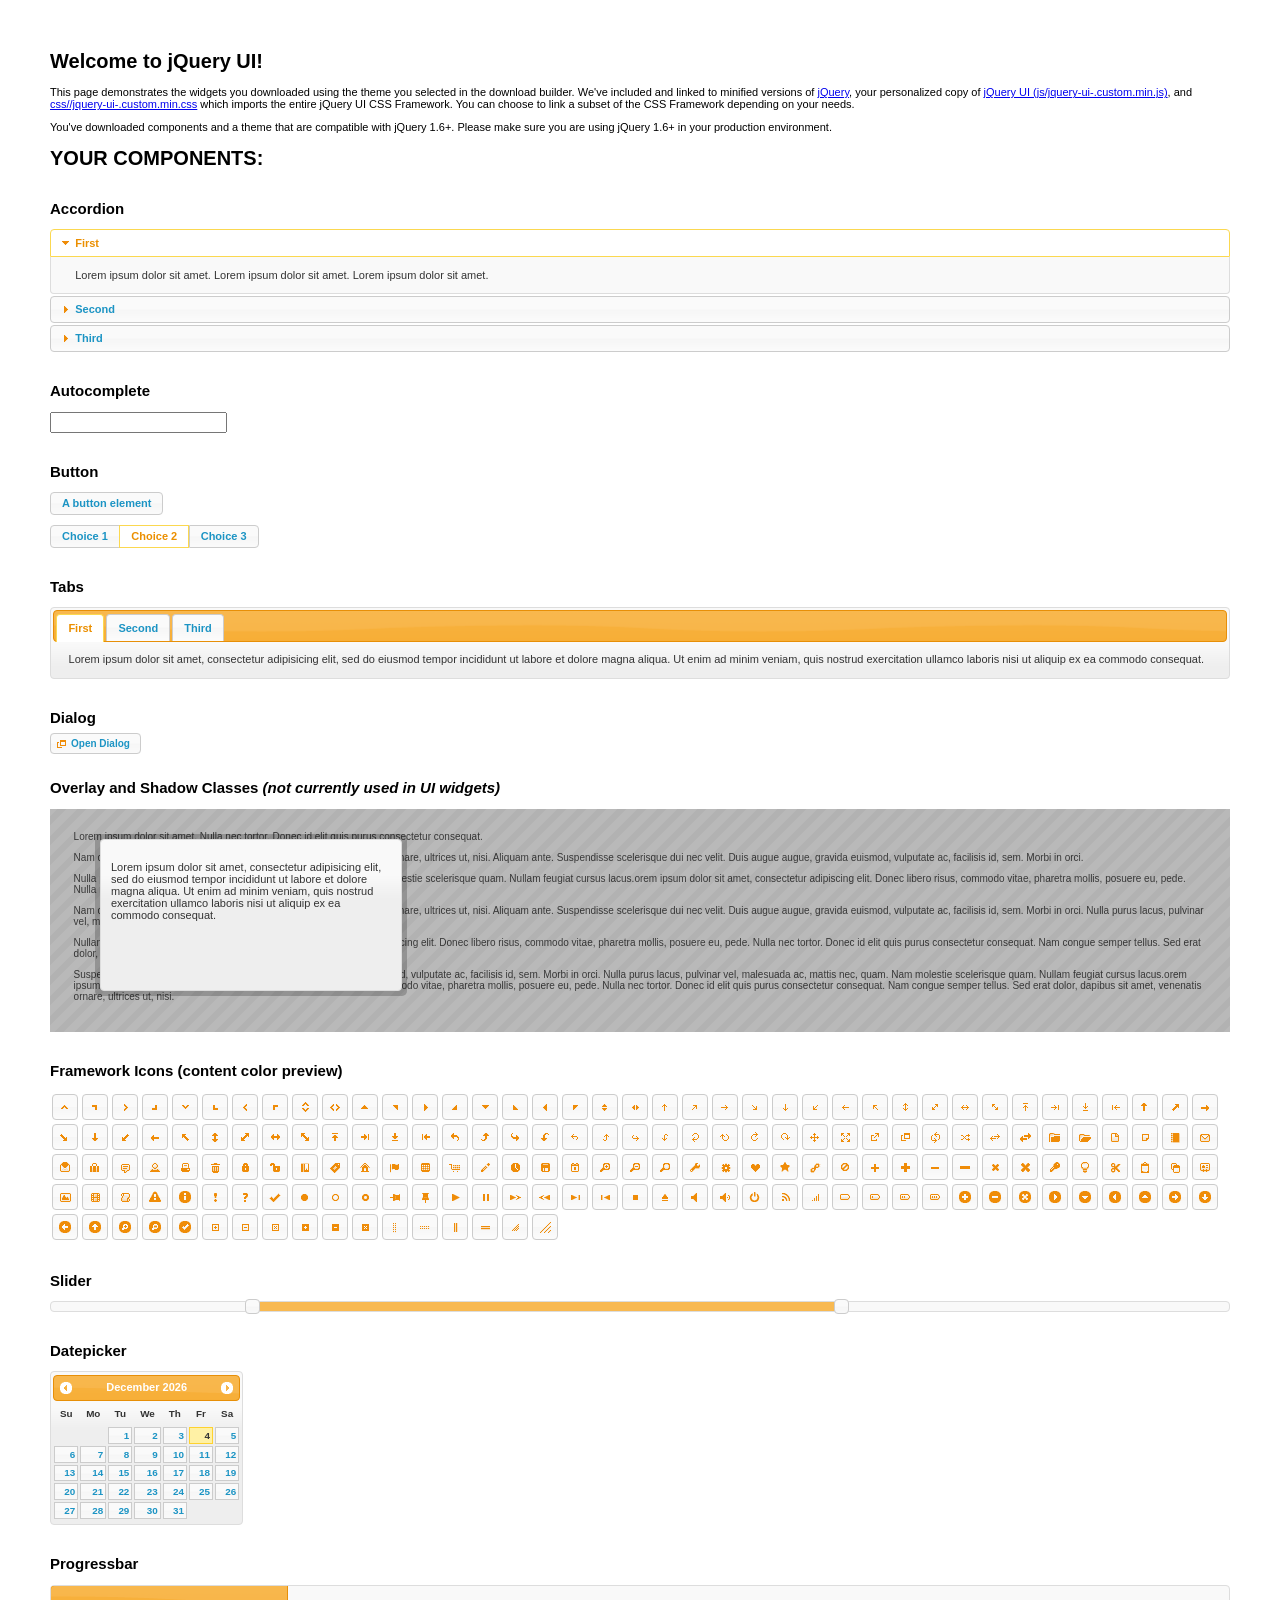
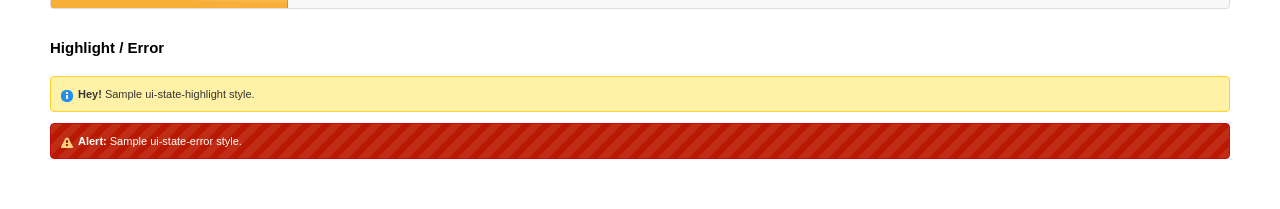
<file: TattwavidanandajiBookStoreAdmin/TattwavidanandajiBookStoreAdmin/UI/vendors/jquery-ui-1.10.4.custom/index.html>
<!doctype html>
<html lang="us">
<head>
	<meta charset="utf-8">
	<title>jQuery UI Example Page</title>
	<link href="css/ui-lightness/jquery-ui-1.10.4.custom.css" rel="stylesheet">
	<script src="js/jquery-1.10.2.js"></script>
	<script src="js/jquery-ui-1.10.4.custom.js"></script>
	<script>
	$(function() {
		
		$( "#accordion" ).accordion();
		

		
		var availableTags = [
			"ActionScript",
			"AppleScript",
			"Asp",
			"BASIC",
			"C",
			"C++",
			"Clojure",
			"COBOL",
			"ColdFusion",
			"Erlang",
			"Fortran",
			"Groovy",
			"Haskell",
			"Java",
			"JavaScript",
			"Lisp",
			"Perl",
			"PHP",
			"Python",
			"Ruby",
			"Scala",
			"Scheme"
		];
		$( "#autocomplete" ).autocomplete({
			source: availableTags
		});
		

		
		$( "#button" ).button();
		$( "#radioset" ).buttonset();
		

		
		$( "#tabs" ).tabs();
		

		
		$( "#dialog" ).dialog({
			autoOpen: false,
			width: 400,
			buttons: [
				{
					text: "Ok",
					click: function() {
						$( this ).dialog( "close" );
					}
				},
				{
					text: "Cancel",
					click: function() {
						$( this ).dialog( "close" );
					}
				}
			]
		});

		// Link to open the dialog
		$( "#dialog-link" ).click(function( event ) {
			$( "#dialog" ).dialog( "open" );
			event.preventDefault();
		});
		

		
		$( "#datepicker" ).datepicker({
			inline: true
		});
		

		
		$( "#slider" ).slider({
			range: true,
			values: [ 17, 67 ]
		});
		

		
		$( "#progressbar" ).progressbar({
			value: 20
		});
		

		// Hover states on the static widgets
		$( "#dialog-link, #icons li" ).hover(
			function() {
				$( this ).addClass( "ui-state-hover" );
			},
			function() {
				$( this ).removeClass( "ui-state-hover" );
			}
		);
	});
	</script>
	<style>
	body{
		font: 62.5% "Trebuchet MS", sans-serif;
		margin: 50px;
	}
	.demoHeaders {
		margin-top: 2em;
	}
	#dialog-link {
		padding: .4em 1em .4em 20px;
		text-decoration: none;
		position: relative;
	}
	#dialog-link span.ui-icon {
		margin: 0 5px 0 0;
		position: absolute;
		left: .2em;
		top: 50%;
		margin-top: -8px;
	}
	#icons {
		margin: 0;
		padding: 0;
	}
	#icons li {
		margin: 2px;
		position: relative;
		padding: 4px 0;
		cursor: pointer;
		float: left;
		list-style: none;
	}
	#icons span.ui-icon {
		float: left;
		margin: 0 4px;
	}
	.fakewindowcontain .ui-widget-overlay {
		position: absolute;
	}
	</style>
</head>
<body>

<h1>Welcome to jQuery UI!</h1>

<div class="ui-widget">
	<p>This page demonstrates the widgets you downloaded using the theme you selected in the download builder. We've included and linked to minified versions of <a href="js/jquery-1.10.2.js">jQuery</a>, your personalized copy of <a href="js/jquery-ui-.custom.min.js">jQuery UI (js/jquery-ui-.custom.min.js)</a>, and <a href="css//jquery-ui-.custom.min.css">css//jquery-ui-.custom.min.css</a> which imports the entire jQuery UI CSS Framework. You can choose to link a subset of the CSS Framework depending on your needs. </p>
	<p>You've downloaded components and a theme that are compatible with jQuery 1.6+. Please make sure you are using jQuery 1.6+ in your production environment.</p>
</div>

<h1>YOUR COMPONENTS:</h1>


<!-- Accordion -->
<h2 class="demoHeaders">Accordion</h2>
<div id="accordion">
	<h3>First</h3>
	<div>Lorem ipsum dolor sit amet. Lorem ipsum dolor sit amet. Lorem ipsum dolor sit amet.</div>
	<h3>Second</h3>
	<div>Phasellus mattis tincidunt nibh.</div>
	<h3>Third</h3>
	<div>Nam dui erat, auctor a, dignissim quis.</div>
</div>



<!-- Autocomplete -->
<h2 class="demoHeaders">Autocomplete</h2>
<div>
	<input id="autocomplete" title="type &quot;a&quot;">
</div>



<!-- Button -->
<h2 class="demoHeaders">Button</h2>
<button id="button">A button element</button>
<form style="margin-top: 1em;">
	<div id="radioset">
		<input type="radio" id="radio1" name="radio"><label for="radio1">Choice 1</label>
		<input type="radio" id="radio2" name="radio" checked="checked"><label for="radio2">Choice 2</label>
		<input type="radio" id="radio3" name="radio"><label for="radio3">Choice 3</label>
	</div>
</form>



<!-- Tabs -->
<h2 class="demoHeaders">Tabs</h2>
<div id="tabs">
	<ul>
		<li><a href="#tabs-1">First</a></li>
		<li><a href="#tabs-2">Second</a></li>
		<li><a href="#tabs-3">Third</a></li>
	</ul>
	<div id="tabs-1">Lorem ipsum dolor sit amet, consectetur adipisicing elit, sed do eiusmod tempor incididunt ut labore et dolore magna aliqua. Ut enim ad minim veniam, quis nostrud exercitation ullamco laboris nisi ut aliquip ex ea commodo consequat.</div>
	<div id="tabs-2">Phasellus mattis tincidunt nibh. Cras orci urna, blandit id, pretium vel, aliquet ornare, felis. Maecenas scelerisque sem non nisl. Fusce sed lorem in enim dictum bibendum.</div>
	<div id="tabs-3">Nam dui erat, auctor a, dignissim quis, sollicitudin eu, felis. Pellentesque nisi urna, interdum eget, sagittis et, consequat vestibulum, lacus. Mauris porttitor ullamcorper augue.</div>
</div>



<!-- Dialog NOTE: Dialog is not generated by UI in this demo so it can be visually styled in themeroller-->
<h2 class="demoHeaders">Dialog</h2>
<p><a href="#" id="dialog-link" class="ui-state-default ui-corner-all"><span class="ui-icon ui-icon-newwin"></span>Open Dialog</a></p>

<h2 class="demoHeaders">Overlay and Shadow Classes <em>(not currently used in UI widgets)</em></h2>
<div style="position: relative; width: 96%; height: 200px; padding:1% 2%; overflow:hidden;" class="fakewindowcontain">
	<p>Lorem ipsum dolor sit amet,  Nulla nec tortor. Donec id elit quis purus consectetur consequat. </p><p>Nam congue semper tellus. Sed erat dolor, dapibus sit amet, venenatis ornare, ultrices ut, nisi. Aliquam ante. Suspendisse scelerisque dui nec velit. Duis augue augue, gravida euismod, vulputate ac, facilisis id, sem. Morbi in orci. </p><p>Nulla purus lacus, pulvinar vel, malesuada ac, mattis nec, quam. Nam molestie scelerisque quam. Nullam feugiat cursus lacus.orem ipsum dolor sit amet, consectetur adipiscing elit. Donec libero risus, commodo vitae, pharetra mollis, posuere eu, pede. Nulla nec tortor. Donec id elit quis purus consectetur consequat. </p><p>Nam congue semper tellus. Sed erat dolor, dapibus sit amet, venenatis ornare, ultrices ut, nisi. Aliquam ante. Suspendisse scelerisque dui nec velit. Duis augue augue, gravida euismod, vulputate ac, facilisis id, sem. Morbi in orci. Nulla purus lacus, pulvinar vel, malesuada ac, mattis nec, quam. Nam molestie scelerisque quam. </p><p>Nullam feugiat cursus lacus.orem ipsum dolor sit amet, consectetur adipiscing elit. Donec libero risus, commodo vitae, pharetra mollis, posuere eu, pede. Nulla nec tortor. Donec id elit quis purus consectetur consequat. Nam congue semper tellus. Sed erat dolor, dapibus sit amet, venenatis ornare, ultrices ut, nisi. Aliquam ante. </p><p>Suspendisse scelerisque dui nec velit. Duis augue augue, gravida euismod, vulputate ac, facilisis id, sem. Morbi in orci. Nulla purus lacus, pulvinar vel, malesuada ac, mattis nec, quam. Nam molestie scelerisque quam. Nullam feugiat cursus lacus.orem ipsum dolor sit amet, consectetur adipiscing elit. Donec libero risus, commodo vitae, pharetra mollis, posuere eu, pede. Nulla nec tortor. Donec id elit quis purus consectetur consequat. Nam congue semper tellus. Sed erat dolor, dapibus sit amet, venenatis ornare, ultrices ut, nisi. </p>

	<!-- ui-dialog -->
	<div class="ui-overlay"><div class="ui-widget-overlay"></div><div class="ui-widget-shadow ui-corner-all" style="width: 302px; height: 152px; position: absolute; left: 50px; top: 30px;"></div></div>
	<div style="position: absolute; width: 280px; height: 130px;left: 50px; top: 30px; padding: 10px;" class="ui-widget ui-widget-content ui-corner-all">
		<div class="ui-dialog-content ui-widget-content" style="background: none; border: 0;">
			<p>Lorem ipsum dolor sit amet, consectetur adipisicing elit, sed do eiusmod tempor incididunt ut labore et dolore magna aliqua. Ut enim ad minim veniam, quis nostrud exercitation ullamco laboris nisi ut aliquip ex ea commodo consequat.</p>
		</div>
	</div>

</div>

<!-- ui-dialog -->
<div id="dialog" title="Dialog Title">
	<p>Lorem ipsum dolor sit amet, consectetur adipisicing elit, sed do eiusmod tempor incididunt ut labore et dolore magna aliqua. Ut enim ad minim veniam, quis nostrud exercitation ullamco laboris nisi ut aliquip ex ea commodo consequat.</p>
</div>



<h2 class="demoHeaders">Framework Icons (content color preview)</h2>
<ul id="icons" class="ui-widget ui-helper-clearfix">
	<li class="ui-state-default ui-corner-all" title=".ui-icon-carat-1-n"><span class="ui-icon ui-icon-carat-1-n"></span></li>
	<li class="ui-state-default ui-corner-all" title=".ui-icon-carat-1-ne"><span class="ui-icon ui-icon-carat-1-ne"></span></li>
	<li class="ui-state-default ui-corner-all" title=".ui-icon-carat-1-e"><span class="ui-icon ui-icon-carat-1-e"></span></li>
	<li class="ui-state-default ui-corner-all" title=".ui-icon-carat-1-se"><span class="ui-icon ui-icon-carat-1-se"></span></li>
	<li class="ui-state-default ui-corner-all" title=".ui-icon-carat-1-s"><span class="ui-icon ui-icon-carat-1-s"></span></li>
	<li class="ui-state-default ui-corner-all" title=".ui-icon-carat-1-sw"><span class="ui-icon ui-icon-carat-1-sw"></span></li>
	<li class="ui-state-default ui-corner-all" title=".ui-icon-carat-1-w"><span class="ui-icon ui-icon-carat-1-w"></span></li>
	<li class="ui-state-default ui-corner-all" title=".ui-icon-carat-1-nw"><span class="ui-icon ui-icon-carat-1-nw"></span></li>
	<li class="ui-state-default ui-corner-all" title=".ui-icon-carat-2-n-s"><span class="ui-icon ui-icon-carat-2-n-s"></span></li>
	<li class="ui-state-default ui-corner-all" title=".ui-icon-carat-2-e-w"><span class="ui-icon ui-icon-carat-2-e-w"></span></li>
	<li class="ui-state-default ui-corner-all" title=".ui-icon-triangle-1-n"><span class="ui-icon ui-icon-triangle-1-n"></span></li>
	<li class="ui-state-default ui-corner-all" title=".ui-icon-triangle-1-ne"><span class="ui-icon ui-icon-triangle-1-ne"></span></li>
	<li class="ui-state-default ui-corner-all" title=".ui-icon-triangle-1-e"><span class="ui-icon ui-icon-triangle-1-e"></span></li>
	<li class="ui-state-default ui-corner-all" title=".ui-icon-triangle-1-se"><span class="ui-icon ui-icon-triangle-1-se"></span></li>
	<li class="ui-state-default ui-corner-all" title=".ui-icon-triangle-1-s"><span class="ui-icon ui-icon-triangle-1-s"></span></li>
	<li class="ui-state-default ui-corner-all" title=".ui-icon-triangle-1-sw"><span class="ui-icon ui-icon-triangle-1-sw"></span></li>
	<li class="ui-state-default ui-corner-all" title=".ui-icon-triangle-1-w"><span class="ui-icon ui-icon-triangle-1-w"></span></li>
	<li class="ui-state-default ui-corner-all" title=".ui-icon-triangle-1-nw"><span class="ui-icon ui-icon-triangle-1-nw"></span></li>
	<li class="ui-state-default ui-corner-all" title=".ui-icon-triangle-2-n-s"><span class="ui-icon ui-icon-triangle-2-n-s"></span></li>
	<li class="ui-state-default ui-corner-all" title=".ui-icon-triangle-2-e-w"><span class="ui-icon ui-icon-triangle-2-e-w"></span></li>
	<li class="ui-state-default ui-corner-all" title=".ui-icon-arrow-1-n"><span class="ui-icon ui-icon-arrow-1-n"></span></li>
	<li class="ui-state-default ui-corner-all" title=".ui-icon-arrow-1-ne"><span class="ui-icon ui-icon-arrow-1-ne"></span></li>
	<li class="ui-state-default ui-corner-all" title=".ui-icon-arrow-1-e"><span class="ui-icon ui-icon-arrow-1-e"></span></li>
	<li class="ui-state-default ui-corner-all" title=".ui-icon-arrow-1-se"><span class="ui-icon ui-icon-arrow-1-se"></span></li>
	<li class="ui-state-default ui-corner-all" title=".ui-icon-arrow-1-s"><span class="ui-icon ui-icon-arrow-1-s"></span></li>
	<li class="ui-state-default ui-corner-all" title=".ui-icon-arrow-1-sw"><span class="ui-icon ui-icon-arrow-1-sw"></span></li>
	<li class="ui-state-default ui-corner-all" title=".ui-icon-arrow-1-w"><span class="ui-icon ui-icon-arrow-1-w"></span></li>
	<li class="ui-state-default ui-corner-all" title=".ui-icon-arrow-1-nw"><span class="ui-icon ui-icon-arrow-1-nw"></span></li>
	<li class="ui-state-default ui-corner-all" title=".ui-icon-arrow-2-n-s"><span class="ui-icon ui-icon-arrow-2-n-s"></span></li>
	<li class="ui-state-default ui-corner-all" title=".ui-icon-arrow-2-ne-sw"><span class="ui-icon ui-icon-arrow-2-ne-sw"></span></li>
	<li class="ui-state-default ui-corner-all" title=".ui-icon-arrow-2-e-w"><span class="ui-icon ui-icon-arrow-2-e-w"></span></li>
	<li class="ui-state-default ui-corner-all" title=".ui-icon-arrow-2-se-nw"><span class="ui-icon ui-icon-arrow-2-se-nw"></span></li>
	<li class="ui-state-default ui-corner-all" title=".ui-icon-arrowstop-1-n"><span class="ui-icon ui-icon-arrowstop-1-n"></span></li>
	<li class="ui-state-default ui-corner-all" title=".ui-icon-arrowstop-1-e"><span class="ui-icon ui-icon-arrowstop-1-e"></span></li>
	<li class="ui-state-default ui-corner-all" title=".ui-icon-arrowstop-1-s"><span class="ui-icon ui-icon-arrowstop-1-s"></span></li>
	<li class="ui-state-default ui-corner-all" title=".ui-icon-arrowstop-1-w"><span class="ui-icon ui-icon-arrowstop-1-w"></span></li>
	<li class="ui-state-default ui-corner-all" title=".ui-icon-arrowthick-1-n"><span class="ui-icon ui-icon-arrowthick-1-n"></span></li>
	<li class="ui-state-default ui-corner-all" title=".ui-icon-arrowthick-1-ne"><span class="ui-icon ui-icon-arrowthick-1-ne"></span></li>
	<li class="ui-state-default ui-corner-all" title=".ui-icon-arrowthick-1-e"><span class="ui-icon ui-icon-arrowthick-1-e"></span></li>
	<li class="ui-state-default ui-corner-all" title=".ui-icon-arrowthick-1-se"><span class="ui-icon ui-icon-arrowthick-1-se"></span></li>
	<li class="ui-state-default ui-corner-all" title=".ui-icon-arrowthick-1-s"><span class="ui-icon ui-icon-arrowthick-1-s"></span></li>
	<li class="ui-state-default ui-corner-all" title=".ui-icon-arrowthick-1-sw"><span class="ui-icon ui-icon-arrowthick-1-sw"></span></li>
	<li class="ui-state-default ui-corner-all" title=".ui-icon-arrowthick-1-w"><span class="ui-icon ui-icon-arrowthick-1-w"></span></li>
	<li class="ui-state-default ui-corner-all" title=".ui-icon-arrowthick-1-nw"><span class="ui-icon ui-icon-arrowthick-1-nw"></span></li>
	<li class="ui-state-default ui-corner-all" title=".ui-icon-arrowthick-2-n-s"><span class="ui-icon ui-icon-arrowthick-2-n-s"></span></li>
	<li class="ui-state-default ui-corner-all" title=".ui-icon-arrowthick-2-ne-sw"><span class="ui-icon ui-icon-arrowthick-2-ne-sw"></span></li>
	<li class="ui-state-default ui-corner-all" title=".ui-icon-arrowthick-2-e-w"><span class="ui-icon ui-icon-arrowthick-2-e-w"></span></li>
	<li class="ui-state-default ui-corner-all" title=".ui-icon-arrowthick-2-se-nw"><span class="ui-icon ui-icon-arrowthick-2-se-nw"></span></li>
	<li class="ui-state-default ui-corner-all" title=".ui-icon-arrowthickstop-1-n"><span class="ui-icon ui-icon-arrowthickstop-1-n"></span></li>
	<li class="ui-state-default ui-corner-all" title=".ui-icon-arrowthickstop-1-e"><span class="ui-icon ui-icon-arrowthickstop-1-e"></span></li>
	<li class="ui-state-default ui-corner-all" title=".ui-icon-arrowthickstop-1-s"><span class="ui-icon ui-icon-arrowthickstop-1-s"></span></li>
	<li class="ui-state-default ui-corner-all" title=".ui-icon-arrowthickstop-1-w"><span class="ui-icon ui-icon-arrowthickstop-1-w"></span></li>
	<li class="ui-state-default ui-corner-all" title=".ui-icon-arrowreturnthick-1-w"><span class="ui-icon ui-icon-arrowreturnthick-1-w"></span></li>
	<li class="ui-state-default ui-corner-all" title=".ui-icon-arrowreturnthick-1-n"><span class="ui-icon ui-icon-arrowreturnthick-1-n"></span></li>
	<li class="ui-state-default ui-corner-all" title=".ui-icon-arrowreturnthick-1-e"><span class="ui-icon ui-icon-arrowreturnthick-1-e"></span></li>
	<li class="ui-state-default ui-corner-all" title=".ui-icon-arrowreturnthick-1-s"><span class="ui-icon ui-icon-arrowreturnthick-1-s"></span></li>
	<li class="ui-state-default ui-corner-all" title=".ui-icon-arrowreturn-1-w"><span class="ui-icon ui-icon-arrowreturn-1-w"></span></li>
	<li class="ui-state-default ui-corner-all" title=".ui-icon-arrowreturn-1-n"><span class="ui-icon ui-icon-arrowreturn-1-n"></span></li>
	<li class="ui-state-default ui-corner-all" title=".ui-icon-arrowreturn-1-e"><span class="ui-icon ui-icon-arrowreturn-1-e"></span></li>
	<li class="ui-state-default ui-corner-all" title=".ui-icon-arrowreturn-1-s"><span class="ui-icon ui-icon-arrowreturn-1-s"></span></li>
	<li class="ui-state-default ui-corner-all" title=".ui-icon-arrowrefresh-1-w"><span class="ui-icon ui-icon-arrowrefresh-1-w"></span></li>
	<li class="ui-state-default ui-corner-all" title=".ui-icon-arrowrefresh-1-n"><span class="ui-icon ui-icon-arrowrefresh-1-n"></span></li>
	<li class="ui-state-default ui-corner-all" title=".ui-icon-arrowrefresh-1-e"><span class="ui-icon ui-icon-arrowrefresh-1-e"></span></li>
	<li class="ui-state-default ui-corner-all" title=".ui-icon-arrowrefresh-1-s"><span class="ui-icon ui-icon-arrowrefresh-1-s"></span></li>
	<li class="ui-state-default ui-corner-all" title=".ui-icon-arrow-4"><span class="ui-icon ui-icon-arrow-4"></span></li>
	<li class="ui-state-default ui-corner-all" title=".ui-icon-arrow-4-diag"><span class="ui-icon ui-icon-arrow-4-diag"></span></li>
	<li class="ui-state-default ui-corner-all" title=".ui-icon-extlink"><span class="ui-icon ui-icon-extlink"></span></li>
	<li class="ui-state-default ui-corner-all" title=".ui-icon-newwin"><span class="ui-icon ui-icon-newwin"></span></li>
	<li class="ui-state-default ui-corner-all" title=".ui-icon-refresh"><span class="ui-icon ui-icon-refresh"></span></li>
	<li class="ui-state-default ui-corner-all" title=".ui-icon-shuffle"><span class="ui-icon ui-icon-shuffle"></span></li>
	<li class="ui-state-default ui-corner-all" title=".ui-icon-transfer-e-w"><span class="ui-icon ui-icon-transfer-e-w"></span></li>
	<li class="ui-state-default ui-corner-all" title=".ui-icon-transferthick-e-w"><span class="ui-icon ui-icon-transferthick-e-w"></span></li>
	<li class="ui-state-default ui-corner-all" title=".ui-icon-folder-collapsed"><span class="ui-icon ui-icon-folder-collapsed"></span></li>
	<li class="ui-state-default ui-corner-all" title=".ui-icon-folder-open"><span class="ui-icon ui-icon-folder-open"></span></li>
	<li class="ui-state-default ui-corner-all" title=".ui-icon-document"><span class="ui-icon ui-icon-document"></span></li>
	<li class="ui-state-default ui-corner-all" title=".ui-icon-document-b"><span class="ui-icon ui-icon-document-b"></span></li>
	<li class="ui-state-default ui-corner-all" title=".ui-icon-note"><span class="ui-icon ui-icon-note"></span></li>
	<li class="ui-state-default ui-corner-all" title=".ui-icon-mail-closed"><span class="ui-icon ui-icon-mail-closed"></span></li>
	<li class="ui-state-default ui-corner-all" title=".ui-icon-mail-open"><span class="ui-icon ui-icon-mail-open"></span></li>
	<li class="ui-state-default ui-corner-all" title=".ui-icon-suitcase"><span class="ui-icon ui-icon-suitcase"></span></li>
	<li class="ui-state-default ui-corner-all" title=".ui-icon-comment"><span class="ui-icon ui-icon-comment"></span></li>
	<li class="ui-state-default ui-corner-all" title=".ui-icon-person"><span class="ui-icon ui-icon-person"></span></li>
	<li class="ui-state-default ui-corner-all" title=".ui-icon-print"><span class="ui-icon ui-icon-print"></span></li>
	<li class="ui-state-default ui-corner-all" title=".ui-icon-trash"><span class="ui-icon ui-icon-trash"></span></li>
	<li class="ui-state-default ui-corner-all" title=".ui-icon-locked"><span class="ui-icon ui-icon-locked"></span></li>
	<li class="ui-state-default ui-corner-all" title=".ui-icon-unlocked"><span class="ui-icon ui-icon-unlocked"></span></li>
	<li class="ui-state-default ui-corner-all" title=".ui-icon-bookmark"><span class="ui-icon ui-icon-bookmark"></span></li>
	<li class="ui-state-default ui-corner-all" title=".ui-icon-tag"><span class="ui-icon ui-icon-tag"></span></li>
	<li class="ui-state-default ui-corner-all" title=".ui-icon-home"><span class="ui-icon ui-icon-home"></span></li>
	<li class="ui-state-default ui-corner-all" title=".ui-icon-flag"><span class="ui-icon ui-icon-flag"></span></li>
	<li class="ui-state-default ui-corner-all" title=".ui-icon-calculator"><span class="ui-icon ui-icon-calculator"></span></li>
	<li class="ui-state-default ui-corner-all" title=".ui-icon-cart"><span class="ui-icon ui-icon-cart"></span></li>
	<li class="ui-state-default ui-corner-all" title=".ui-icon-pencil"><span class="ui-icon ui-icon-pencil"></span></li>
	<li class="ui-state-default ui-corner-all" title=".ui-icon-clock"><span class="ui-icon ui-icon-clock"></span></li>
	<li class="ui-state-default ui-corner-all" title=".ui-icon-disk"><span class="ui-icon ui-icon-disk"></span></li>
	<li class="ui-state-default ui-corner-all" title=".ui-icon-calendar"><span class="ui-icon ui-icon-calendar"></span></li>
	<li class="ui-state-default ui-corner-all" title=".ui-icon-zoomin"><span class="ui-icon ui-icon-zoomin"></span></li>
	<li class="ui-state-default ui-corner-all" title=".ui-icon-zoomout"><span class="ui-icon ui-icon-zoomout"></span></li>
	<li class="ui-state-default ui-corner-all" title=".ui-icon-search"><span class="ui-icon ui-icon-search"></span></li>
	<li class="ui-state-default ui-corner-all" title=".ui-icon-wrench"><span class="ui-icon ui-icon-wrench"></span></li>
	<li class="ui-state-default ui-corner-all" title=".ui-icon-gear"><span class="ui-icon ui-icon-gear"></span></li>
	<li class="ui-state-default ui-corner-all" title=".ui-icon-heart"><span class="ui-icon ui-icon-heart"></span></li>
	<li class="ui-state-default ui-corner-all" title=".ui-icon-star"><span class="ui-icon ui-icon-star"></span></li>
	<li class="ui-state-default ui-corner-all" title=".ui-icon-link"><span class="ui-icon ui-icon-link"></span></li>
	<li class="ui-state-default ui-corner-all" title=".ui-icon-cancel"><span class="ui-icon ui-icon-cancel"></span></li>
	<li class="ui-state-default ui-corner-all" title=".ui-icon-plus"><span class="ui-icon ui-icon-plus"></span></li>
	<li class="ui-state-default ui-corner-all" title=".ui-icon-plusthick"><span class="ui-icon ui-icon-plusthick"></span></li>
	<li class="ui-state-default ui-corner-all" title=".ui-icon-minus"><span class="ui-icon ui-icon-minus"></span></li>
	<li class="ui-state-default ui-corner-all" title=".ui-icon-minusthick"><span class="ui-icon ui-icon-minusthick"></span></li>
	<li class="ui-state-default ui-corner-all" title=".ui-icon-close"><span class="ui-icon ui-icon-close"></span></li>
	<li class="ui-state-default ui-corner-all" title=".ui-icon-closethick"><span class="ui-icon ui-icon-closethick"></span></li>
	<li class="ui-state-default ui-corner-all" title=".ui-icon-key"><span class="ui-icon ui-icon-key"></span></li>
	<li class="ui-state-default ui-corner-all" title=".ui-icon-lightbulb"><span class="ui-icon ui-icon-lightbulb"></span></li>
	<li class="ui-state-default ui-corner-all" title=".ui-icon-scissors"><span class="ui-icon ui-icon-scissors"></span></li>
	<li class="ui-state-default ui-corner-all" title=".ui-icon-clipboard"><span class="ui-icon ui-icon-clipboard"></span></li>
	<li class="ui-state-default ui-corner-all" title=".ui-icon-copy"><span class="ui-icon ui-icon-copy"></span></li>
	<li class="ui-state-default ui-corner-all" title=".ui-icon-contact"><span class="ui-icon ui-icon-contact"></span></li>
	<li class="ui-state-default ui-corner-all" title=".ui-icon-image"><span class="ui-icon ui-icon-image"></span></li>
	<li class="ui-state-default ui-corner-all" title=".ui-icon-video"><span class="ui-icon ui-icon-video"></span></li>
	<li class="ui-state-default ui-corner-all" title=".ui-icon-script"><span class="ui-icon ui-icon-script"></span></li>
	<li class="ui-state-default ui-corner-all" title=".ui-icon-alert"><span class="ui-icon ui-icon-alert"></span></li>
	<li class="ui-state-default ui-corner-all" title=".ui-icon-info"><span class="ui-icon ui-icon-info"></span></li>
	<li class="ui-state-default ui-corner-all" title=".ui-icon-notice"><span class="ui-icon ui-icon-notice"></span></li>
	<li class="ui-state-default ui-corner-all" title=".ui-icon-help"><span class="ui-icon ui-icon-help"></span></li>
	<li class="ui-state-default ui-corner-all" title=".ui-icon-check"><span class="ui-icon ui-icon-check"></span></li>
	<li class="ui-state-default ui-corner-all" title=".ui-icon-bullet"><span class="ui-icon ui-icon-bullet"></span></li>
	<li class="ui-state-default ui-corner-all" title=".ui-icon-radio-off"><span class="ui-icon ui-icon-radio-off"></span></li>
	<li class="ui-state-default ui-corner-all" title=".ui-icon-radio-on"><span class="ui-icon ui-icon-radio-on"></span></li>
	<li class="ui-state-default ui-corner-all" title=".ui-icon-pin-w"><span class="ui-icon ui-icon-pin-w"></span></li>
	<li class="ui-state-default ui-corner-all" title=".ui-icon-pin-s"><span class="ui-icon ui-icon-pin-s"></span></li>
	<li class="ui-state-default ui-corner-all" title=".ui-icon-play"><span class="ui-icon ui-icon-play"></span></li>
	<li class="ui-state-default ui-corner-all" title=".ui-icon-pause"><span class="ui-icon ui-icon-pause"></span></li>
	<li class="ui-state-default ui-corner-all" title=".ui-icon-seek-next"><span class="ui-icon ui-icon-seek-next"></span></li>
	<li class="ui-state-default ui-corner-all" title=".ui-icon-seek-prev"><span class="ui-icon ui-icon-seek-prev"></span></li>
	<li class="ui-state-default ui-corner-all" title=".ui-icon-seek-end"><span class="ui-icon ui-icon-seek-end"></span></li>
	<li class="ui-state-default ui-corner-all" title=".ui-icon-seek-first"><span class="ui-icon ui-icon-seek-first"></span></li>
	<li class="ui-state-default ui-corner-all" title=".ui-icon-stop"><span class="ui-icon ui-icon-stop"></span></li>
	<li class="ui-state-default ui-corner-all" title=".ui-icon-eject"><span class="ui-icon ui-icon-eject"></span></li>
	<li class="ui-state-default ui-corner-all" title=".ui-icon-volume-off"><span class="ui-icon ui-icon-volume-off"></span></li>
	<li class="ui-state-default ui-corner-all" title=".ui-icon-volume-on"><span class="ui-icon ui-icon-volume-on"></span></li>
	<li class="ui-state-default ui-corner-all" title=".ui-icon-power"><span class="ui-icon ui-icon-power"></span></li>
	<li class="ui-state-default ui-corner-all" title=".ui-icon-signal-diag"><span class="ui-icon ui-icon-signal-diag"></span></li>
	<li class="ui-state-default ui-corner-all" title=".ui-icon-signal"><span class="ui-icon ui-icon-signal"></span></li>
	<li class="ui-state-default ui-corner-all" title=".ui-icon-battery-0"><span class="ui-icon ui-icon-battery-0"></span></li>
	<li class="ui-state-default ui-corner-all" title=".ui-icon-battery-1"><span class="ui-icon ui-icon-battery-1"></span></li>
	<li class="ui-state-default ui-corner-all" title=".ui-icon-battery-2"><span class="ui-icon ui-icon-battery-2"></span></li>
	<li class="ui-state-default ui-corner-all" title=".ui-icon-battery-3"><span class="ui-icon ui-icon-battery-3"></span></li>
	<li class="ui-state-default ui-corner-all" title=".ui-icon-circle-plus"><span class="ui-icon ui-icon-circle-plus"></span></li>
	<li class="ui-state-default ui-corner-all" title=".ui-icon-circle-minus"><span class="ui-icon ui-icon-circle-minus"></span></li>
	<li class="ui-state-default ui-corner-all" title=".ui-icon-circle-close"><span class="ui-icon ui-icon-circle-close"></span></li>
	<li class="ui-state-default ui-corner-all" title=".ui-icon-circle-triangle-e"><span class="ui-icon ui-icon-circle-triangle-e"></span></li>
	<li class="ui-state-default ui-corner-all" title=".ui-icon-circle-triangle-s"><span class="ui-icon ui-icon-circle-triangle-s"></span></li>
	<li class="ui-state-default ui-corner-all" title=".ui-icon-circle-triangle-w"><span class="ui-icon ui-icon-circle-triangle-w"></span></li>
	<li class="ui-state-default ui-corner-all" title=".ui-icon-circle-triangle-n"><span class="ui-icon ui-icon-circle-triangle-n"></span></li>
	<li class="ui-state-default ui-corner-all" title=".ui-icon-circle-arrow-e"><span class="ui-icon ui-icon-circle-arrow-e"></span></li>
	<li class="ui-state-default ui-corner-all" title=".ui-icon-circle-arrow-s"><span class="ui-icon ui-icon-circle-arrow-s"></span></li>
	<li class="ui-state-default ui-corner-all" title=".ui-icon-circle-arrow-w"><span class="ui-icon ui-icon-circle-arrow-w"></span></li>
	<li class="ui-state-default ui-corner-all" title=".ui-icon-circle-arrow-n"><span class="ui-icon ui-icon-circle-arrow-n"></span></li>
	<li class="ui-state-default ui-corner-all" title=".ui-icon-circle-zoomin"><span class="ui-icon ui-icon-circle-zoomin"></span></li>
	<li class="ui-state-default ui-corner-all" title=".ui-icon-circle-zoomout"><span class="ui-icon ui-icon-circle-zoomout"></span></li>
	<li class="ui-state-default ui-corner-all" title=".ui-icon-circle-check"><span class="ui-icon ui-icon-circle-check"></span></li>
	<li class="ui-state-default ui-corner-all" title=".ui-icon-circlesmall-plus"><span class="ui-icon ui-icon-circlesmall-plus"></span></li>
	<li class="ui-state-default ui-corner-all" title=".ui-icon-circlesmall-minus"><span class="ui-icon ui-icon-circlesmall-minus"></span></li>
	<li class="ui-state-default ui-corner-all" title=".ui-icon-circlesmall-close"><span class="ui-icon ui-icon-circlesmall-close"></span></li>
	<li class="ui-state-default ui-corner-all" title=".ui-icon-squaresmall-plus"><span class="ui-icon ui-icon-squaresmall-plus"></span></li>
	<li class="ui-state-default ui-corner-all" title=".ui-icon-squaresmall-minus"><span class="ui-icon ui-icon-squaresmall-minus"></span></li>
	<li class="ui-state-default ui-corner-all" title=".ui-icon-squaresmall-close"><span class="ui-icon ui-icon-squaresmall-close"></span></li>
	<li class="ui-state-default ui-corner-all" title=".ui-icon-grip-dotted-vertical"><span class="ui-icon ui-icon-grip-dotted-vertical"></span></li>
	<li class="ui-state-default ui-corner-all" title=".ui-icon-grip-dotted-horizontal"><span class="ui-icon ui-icon-grip-dotted-horizontal"></span></li>
	<li class="ui-state-default ui-corner-all" title=".ui-icon-grip-solid-vertical"><span class="ui-icon ui-icon-grip-solid-vertical"></span></li>
	<li class="ui-state-default ui-corner-all" title=".ui-icon-grip-solid-horizontal"><span class="ui-icon ui-icon-grip-solid-horizontal"></span></li>
	<li class="ui-state-default ui-corner-all" title=".ui-icon-gripsmall-diagonal-se"><span class="ui-icon ui-icon-gripsmall-diagonal-se"></span></li>
	<li class="ui-state-default ui-corner-all" title=".ui-icon-grip-diagonal-se"><span class="ui-icon ui-icon-grip-diagonal-se"></span></li>
</ul>


<!-- Slider -->
<h2 class="demoHeaders">Slider</h2>
<div id="slider"></div>



<!-- Datepicker -->
<h2 class="demoHeaders">Datepicker</h2>
<div id="datepicker"></div>



<!-- Progressbar -->
<h2 class="demoHeaders">Progressbar</h2>
<div id="progressbar"></div>


<!-- Highlight / Error -->
<h2 class="demoHeaders">Highlight / Error</h2>
<div class="ui-widget">
	<div class="ui-state-highlight ui-corner-all" style="margin-top: 20px; padding: 0 .7em;">
		<p><span class="ui-icon ui-icon-info" style="float: left; margin-right: .3em;"></span>
		<strong>Hey!</strong> Sample ui-state-highlight style.</p>
	</div>
</div>
<br>
<div class="ui-widget">
	<div class="ui-state-error ui-corner-all" style="padding: 0 .7em;">
		<p><span class="ui-icon ui-icon-alert" style="float: left; margin-right: .3em;"></span>
		<strong>Alert:</strong> Sample ui-state-error style.</p>
	</div>
</div>

</body>
</html>
</file>
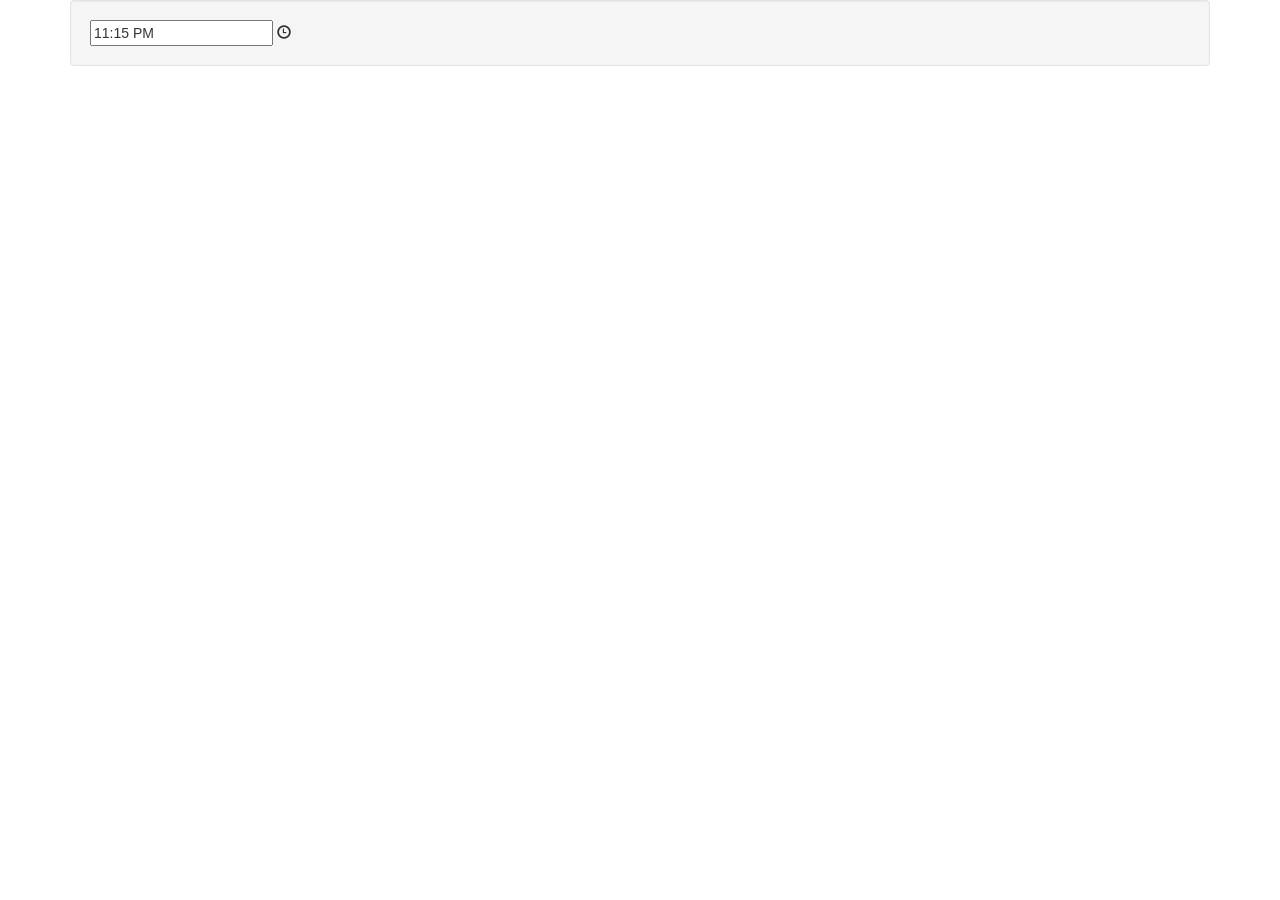
<file: TattwavidanandajiBookStoreAdmin/TattwavidanandajiBookStoreAdmin/UI/vendors/bootstrap-timepicker/demo/index.html>
<html>
    <head>
        <title>Bootstrap 3 Timepicker demo</title>
        <script src="//code.jquery.com/jquery-1.10.1.min.js"></script>
        <link href="//netdna.bootstrapcdn.com/bootstrap/3.0.0/css/bootstrap.min.css" rel="stylesheet">
        <script src="//netdna.bootstrapcdn.com/bootstrap/3.0.0/js/bootstrap.min.js"></script>
        <link href="../css/bootstrap-timepicker.min.css" rel="stylesheet">
        <script src="../js/bootstrap-timepicker.js"></script>
    </head>
    <body>
        <div class="container">
            <div class="col-md-12 well">
                <div class="input-append bootstrap-timepicker">
                    <input id="timepicker1" type="text" class="input-small">
                    <span class="add-on"><i class="glyphicon glyphicon-time"></i></span>
                </div>
            </div>
        </div>
        <script type="text/javascript">
            $('#timepicker1').timepicker();
        </script>
    </body>
</html>
</file>
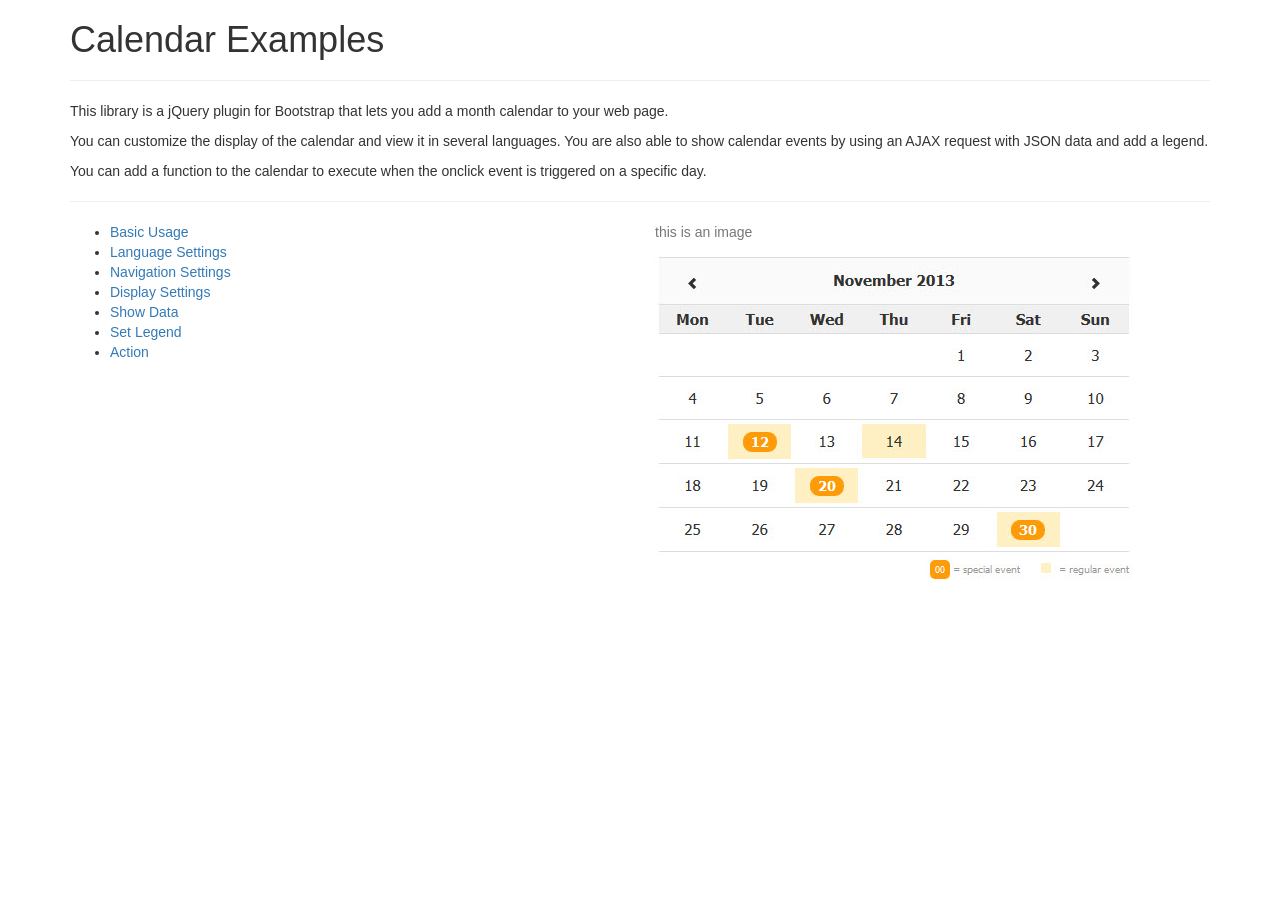
<file: TattwavidanandajiBookStoreAdmin/TattwavidanandajiBookStoreAdmin/UI/vendors/calendar/examples/index.html>
<!DOCTYPE html>
<html>
<head>
    <title>Zabuto | Calendar | Examples</title>
    <meta name="robots" content="noindex, nofollow">

    <!-- jQuery CDN -->
    <script src="//ajax.googleapis.com/ajax/libs/jquery/2.0.3/jquery.min.js"></script>

    <!-- Bootstrap CDN -->
    <link rel="stylesheet" href="//netdna.bootstrapcdn.com/bootstrap/3.0.2/css/bootstrap.min.css">
    <script src="//netdna.bootstrapcdn.com/bootstrap/3.0.2/js/bootstrap.min.js"></script>

    <!-- HTML5 shim and Respond.js IE8 support of HTML5 elements and media queries -->
    <!--[if lt IE 9]>
    <script src="//oss.maxcdn.com/libs/html5shiv/3.7.0/html5shiv.js"></script>
    <script src="//oss.maxcdn.com/libs/respond.js/1.3.0/respond.min.js"></script>
    <![endif]-->

    <!-- Zabuto -->
    <link rel="stylesheet" type="text/css" href="//zabuto.com/assets/css/style.css">
    <link rel="stylesheet" type="text/css" href="//zabuto.com/assets/css/examples.css">

</head>
<body>

<!-- container -->
<div class="container example">

    <h1>
        Calendar <span>Examples</span>
    </h1>

    <hr>

    <p>This library is a jQuery plugin for Bootstrap that lets you add a month calendar to your web page.</p>

    <p>You can customize the display of the calendar and view it in several languages.
        You are also able to show calendar events by using an AJAX request with JSON data and add a legend.

    <p>You can add a function to the calendar to execute when the onclick event is triggered on a specific day.</p>

    <hr>

    <div class="row">
        <div class="col-xs-5">

            <ul>
                <li><a href="basic_usage.html">Basic Usage</a></li>
                <li><a href="language_settings.html">Language Settings</a></li>
                <li><a href="navigation_settings.html">Navigation Settings</a></li>
                <li><a href="display_settings.html">Display Settings</a></li>
                <li><a href="show_data.html">Show Data</a></li>
                <li><a href="set_legend.html">Set Legend</a></li>
                <li><a href="action.html">Action</a></li>
            </ul>

        </div>
        <div class="col-xs-6 col-xs-offset-1">

            <p class="text-muted">this is an image</p>
            <img src="example.jpg" alt="Example image">

        </div>
    </div>

</div>
<!-- /container -->

</body>
</html>
</file>
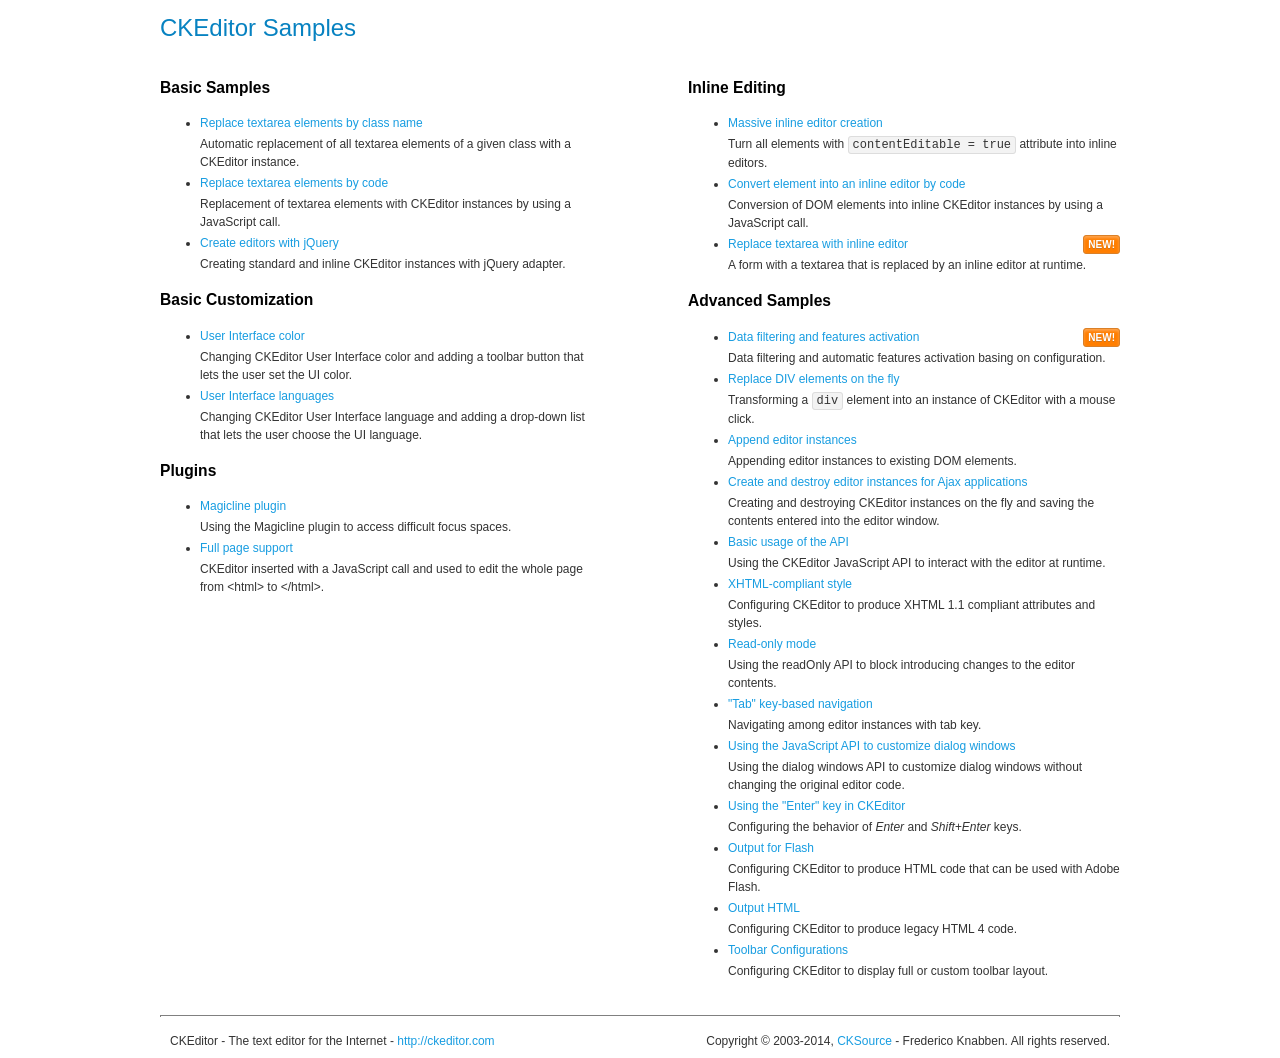
<file: TattwavidanandajiBookStoreAdmin/TattwavidanandajiBookStoreAdmin/UI/vendors/ckeditor/samples/index.html>
<!DOCTYPE html>
<!--
Copyright (c) 2003-2014, CKSource - Frederico Knabben. All rights reserved.
For licensing, see LICENSE.md or http://ckeditor.com/license
-->
<html>
<head>
	<meta charset="utf-8">
	<title>CKEditor Samples</title>
	<link rel="stylesheet" href="sample.css">
</head>
<body>
	<h1 class="samples">
		CKEditor Samples
	</h1>
	<div class="twoColumns">
		<div class="twoColumnsLeft">
			<h2 class="samples">
				Basic Samples
			</h2>
			<dl class="samples">
				<dt><a class="samples" href="replacebyclass.html">Replace textarea elements by class name</a></dt>
				<dd>Automatic replacement of all textarea elements of a given class with a CKEditor instance.</dd>

				<dt><a class="samples" href="replacebycode.html">Replace textarea elements by code</a></dt>
				<dd>Replacement of textarea elements with CKEditor instances by using a JavaScript call.</dd>

				<dt><a class="samples" href="jquery.html">Create editors with jQuery</a></dt>
				<dd>Creating standard and inline CKEditor instances with jQuery adapter.</dd>
			</dl>

			<h2 class="samples">
				Basic Customization
			</h2>
			<dl class="samples">
				<dt><a class="samples" href="uicolor.html">User Interface color</a></dt>
				<dd>Changing CKEditor User Interface color and adding a toolbar button that lets the user set the UI color.</dd>

				<dt><a class="samples" href="uilanguages.html">User Interface languages</a></dt>
				<dd>Changing CKEditor User Interface language and adding a drop-down list that lets the user choose the UI language.</dd>
			</dl>


			<h2 class="samples">Plugins</h2>
<dl class="samples">
<dt><a class="samples" href="plugins/magicline/magicline.html">Magicline plugin</a></dt>
<dd>Using the Magicline plugin to access difficult focus spaces.</dd>

<dt><a class="samples" href="plugins/wysiwygarea/fullpage.html">Full page support</a></dt>
<dd>CKEditor inserted with a JavaScript call and used to edit the whole page from &lt;html&gt; to &lt;/html&gt;.</dd>
</dl>
		</div>
		<div class="twoColumnsRight">
			<h2 class="samples">
				Inline Editing
			</h2>
			<dl class="samples">
				<dt><a class="samples" href="inlineall.html">Massive inline editor creation</a></dt>
				<dd>Turn all elements with <code>contentEditable = true</code> attribute into inline editors.</dd>

				<dt><a class="samples" href="inlinebycode.html">Convert element into an inline editor by code</a></dt>
				<dd>Conversion of DOM elements into inline CKEditor instances by using a JavaScript call.</dd>

				<dt><a class="samples" href="inlinetextarea.html">Replace textarea with inline editor</a> <span class="new">New!</span></dt>
				<dd>A form with a textarea that is replaced by an inline editor at runtime.</dd>

				
			</dl>

			<h2 class="samples">
				Advanced Samples
			</h2>
			<dl class="samples">
				<dt><a class="samples" href="datafiltering.html">Data filtering and features activation</a> <span class="new">New!</span></dt>
				<dd>Data filtering and automatic features activation basing on configuration.</dd>

				<dt><a class="samples" href="divreplace.html">Replace DIV elements on the fly</a></dt>
				<dd>Transforming a <code>div</code> element into an instance of CKEditor with a mouse click.</dd>

				<dt><a class="samples" href="appendto.html">Append editor instances</a></dt>
				<dd>Appending editor instances to existing DOM elements.</dd>

				<dt><a class="samples" href="ajax.html">Create and destroy editor instances for Ajax applications</a></dt>
				<dd>Creating and destroying CKEditor instances on the fly and saving the contents entered into the editor window.</dd>

				<dt><a class="samples" href="api.html">Basic usage of the API</a></dt>
				<dd>Using the CKEditor JavaScript API to interact with the editor at runtime.</dd>

				<dt><a class="samples" href="xhtmlstyle.html">XHTML-compliant style</a></dt>
				<dd>Configuring CKEditor to produce XHTML 1.1 compliant attributes and styles.</dd>

				<dt><a class="samples" href="readonly.html">Read-only mode</a></dt>
				<dd>Using the readOnly API to block introducing changes to the editor contents.</dd>

				<dt><a class="samples" href="tabindex.html">"Tab" key-based navigation</a></dt>
				<dd>Navigating among editor instances with tab key.</dd>


				
<dt><a class="samples" href="plugins/dialog/dialog.html">Using the JavaScript API to customize dialog windows</a></dt>
<dd>Using the dialog windows API to customize dialog windows without changing the original editor code.</dd>

<dt><a class="samples" href="plugins/enterkey/enterkey.html">Using the &quot;Enter&quot; key in CKEditor</a></dt>
<dd>Configuring the behavior of <em>Enter</em> and <em>Shift+Enter</em> keys.</dd>

<dt><a class="samples" href="plugins/htmlwriter/outputforflash.html">Output for Flash</a></dt>
<dd>Configuring CKEditor to produce HTML code that can be used with Adobe Flash.</dd>

<dt><a class="samples" href="plugins/htmlwriter/outputhtml.html">Output HTML</a></dt>
<dd>Configuring CKEditor to produce legacy HTML 4 code.</dd>

<dt><a class="samples" href="plugins/toolbar/toolbar.html">Toolbar Configurations</a></dt>
<dd>Configuring CKEditor to display full or custom toolbar layout.</dd>

			</dl>
		</div>
	</div>
	<div id="footer">
		<hr>
		<p>
			CKEditor - The text editor for the Internet - <a class="samples" href="http://ckeditor.com/">http://ckeditor.com</a>
		</p>
		<p id="copy">
			Copyright &copy; 2003-2014, <a class="samples" href="http://cksource.com/">CKSource</a> - Frederico Knabben. All rights reserved.
		</p>
	</div>
</body>
</html>
</file>
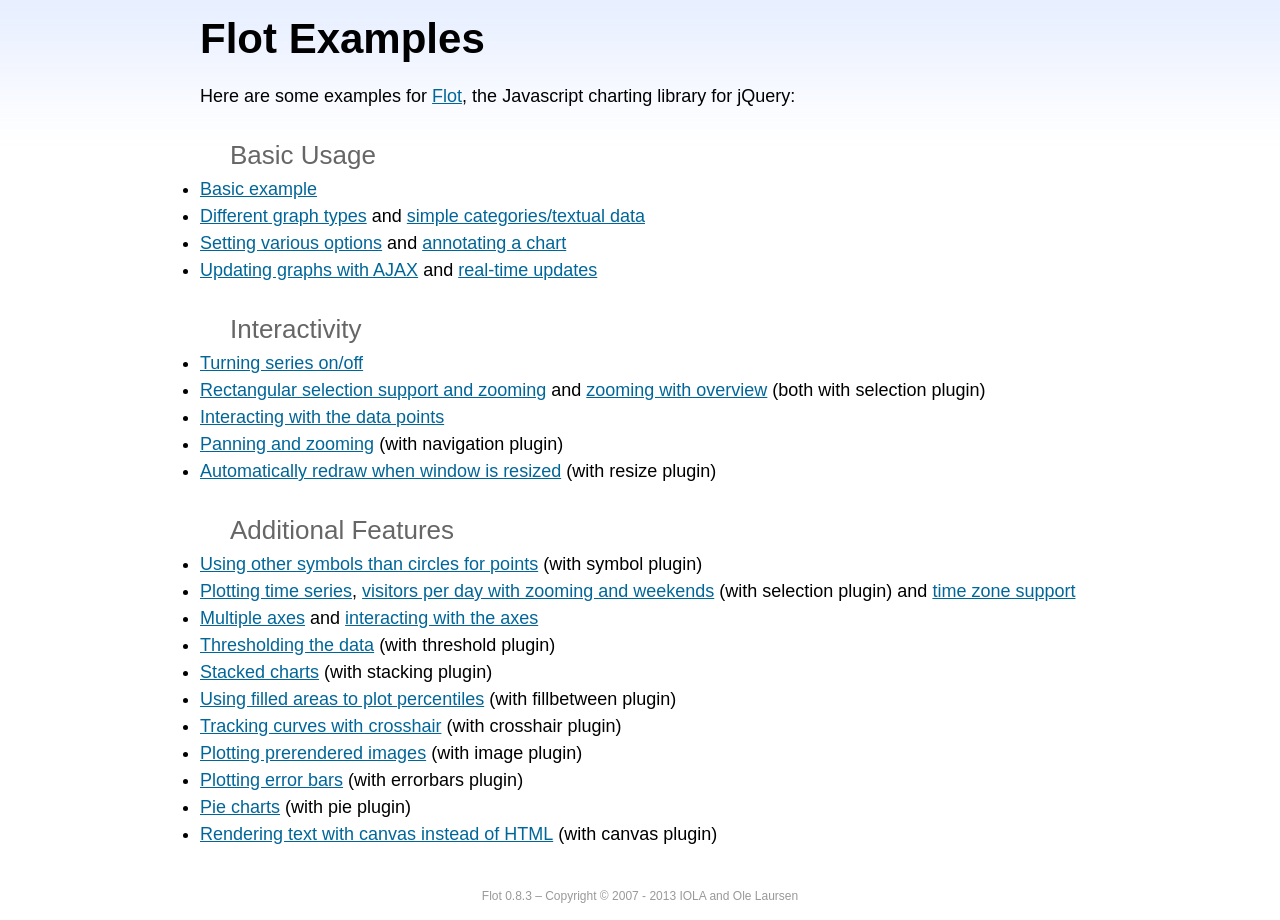
<file: TattwavidanandajiBookStoreAdmin/TattwavidanandajiBookStoreAdmin/UI/vendors/flot-chart/examples/index.html>
<!DOCTYPE html PUBLIC "-//W3C//DTD HTML 4.01//EN" "http://www.w3.org/TR/html4/strict.dtd">
<html>
<head>
	<meta http-equiv="Content-Type" content="text/html; charset=utf-8">
	<title>Flot Examples</title>
	<link href="examples.css" rel="stylesheet" type="text/css">
	<style>

	h3 {
		margin-top: 30px;
		margin-bottom: 5px;
	}

	</style>
	<script language="javascript" type="text/javascript" src="../jquery.js"></script>
	<script language="javascript" type="text/javascript" src="../jquery.flot.js"></script>
	<script type="text/javascript">

	$(function() {

		// Add the Flot version string to the footer

		$("#footer").prepend("Flot " + $.plot.version + " &ndash; ");
	});

	</script>
</head>
<body>

	<div id="header">
		<h2>Flot Examples</h2>
	</div>

	<div id="content">

		<p>Here are some examples for <a href="http://www.flotcharts.org">Flot</a>, the Javascript charting library for jQuery:</p>

		<h3>Basic Usage</h3>

		<ul>
			<li><a href="basic-usage/index.html">Basic example</a></li>
			<li><a href="series-types/index.html">Different graph types</a> and <a href="categories/index.html">simple categories/textual data</a></li>
			<li><a href="basic-options/index.html">Setting various options</a> and <a href="annotating/index.html">annotating a chart</a></li>
			<li><a href="ajax/index.html">Updating graphs with AJAX</a> and <a href="realtime/index.html">real-time updates</a></li>
		</ul>

		<h3>Interactivity</h3>

		<ul>
			<li><a href="series-toggle/index.html">Turning series on/off</a></li>
			<li><a href="selection/index.html">Rectangular selection support and zooming</a> and <a href="zooming/index.html">zooming with overview</a> (both with selection plugin)</li>
			<li><a href="interacting/index.html">Interacting with the data points</a></li>
			<li><a href="navigate/index.html">Panning and zooming</a> (with navigation plugin)</li>
			<li><a href="resize/index.html">Automatically redraw when window is resized</a> (with resize plugin)</li>
		</ul>

		<h3>Additional Features</h3>

		<ul>
			<li><a href="symbols/index.html">Using other symbols than circles for points</a> (with symbol plugin)</li>
			<li><a href="axes-time/index.html">Plotting time series</a>, <a href="visitors/index.html">visitors per day with zooming and weekends</a> (with selection plugin) and <a href="axes-time-zones/index.html">time zone support</a></li>
			<li><a href="axes-multiple/index.html">Multiple axes</a> and <a href="axes-interacting/index.html">interacting with the axes</a></li>
			<li><a href="threshold/index.html">Thresholding the data</a> (with threshold plugin)</li>
			<li><a href="stacking/index.html">Stacked charts</a> (with stacking plugin)</li>
			<li><a href="percentiles/index.html">Using filled areas to plot percentiles</a> (with fillbetween plugin)</li>
			<li><a href="tracking/index.html">Tracking curves with crosshair</a> (with crosshair plugin)</li>
			<li><a href="image/index.html">Plotting prerendered images</a> (with image plugin)</li>
			<li><a href="series-errorbars/index.html">Plotting error bars</a> (with errorbars plugin)</li>
			<li><a href="series-pie/index.html">Pie charts</a> (with pie plugin)</li>
			<li><a href="canvas/index.html">Rendering text with canvas instead of HTML</a> (with canvas plugin)</li>
		</ul>

	</div>

	<div id="footer">
		Copyright &copy; 2007 - 2013 IOLA and Ole Laursen
	</div>

</body>
</html>
</file>
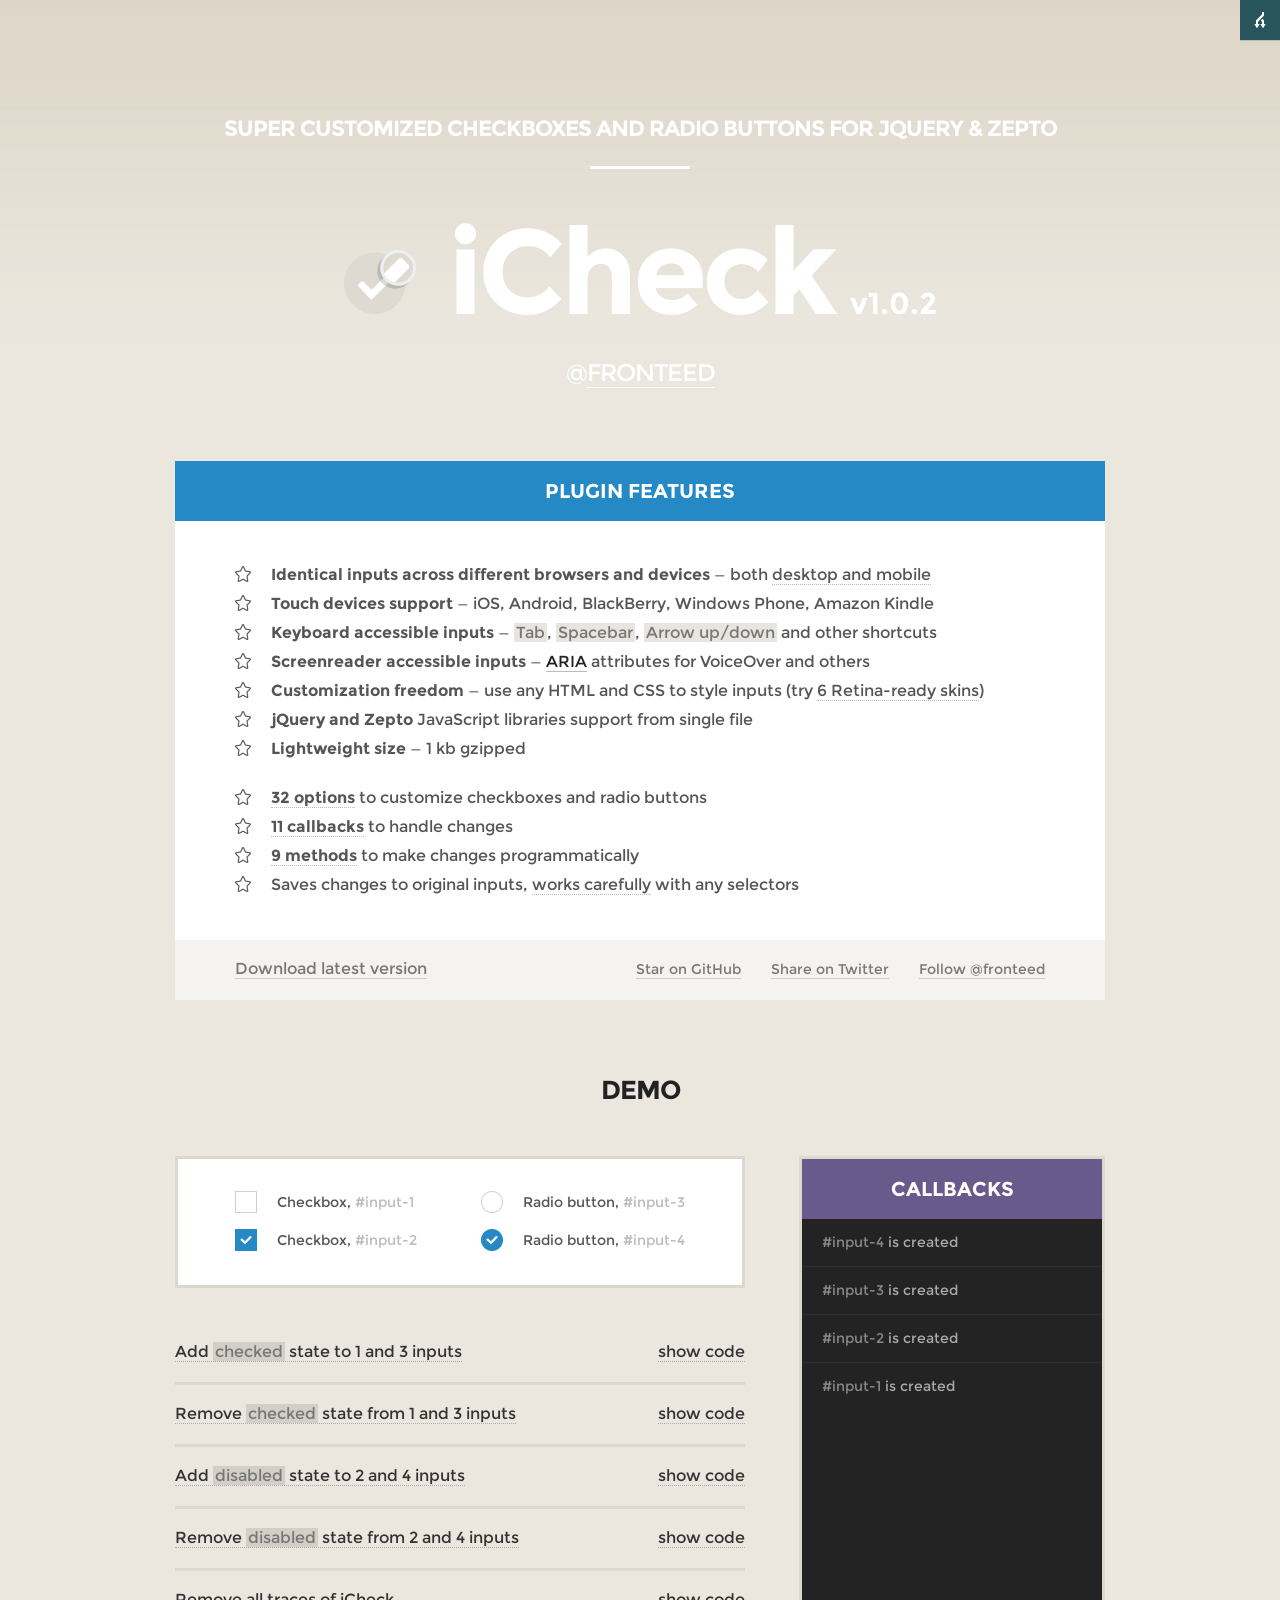
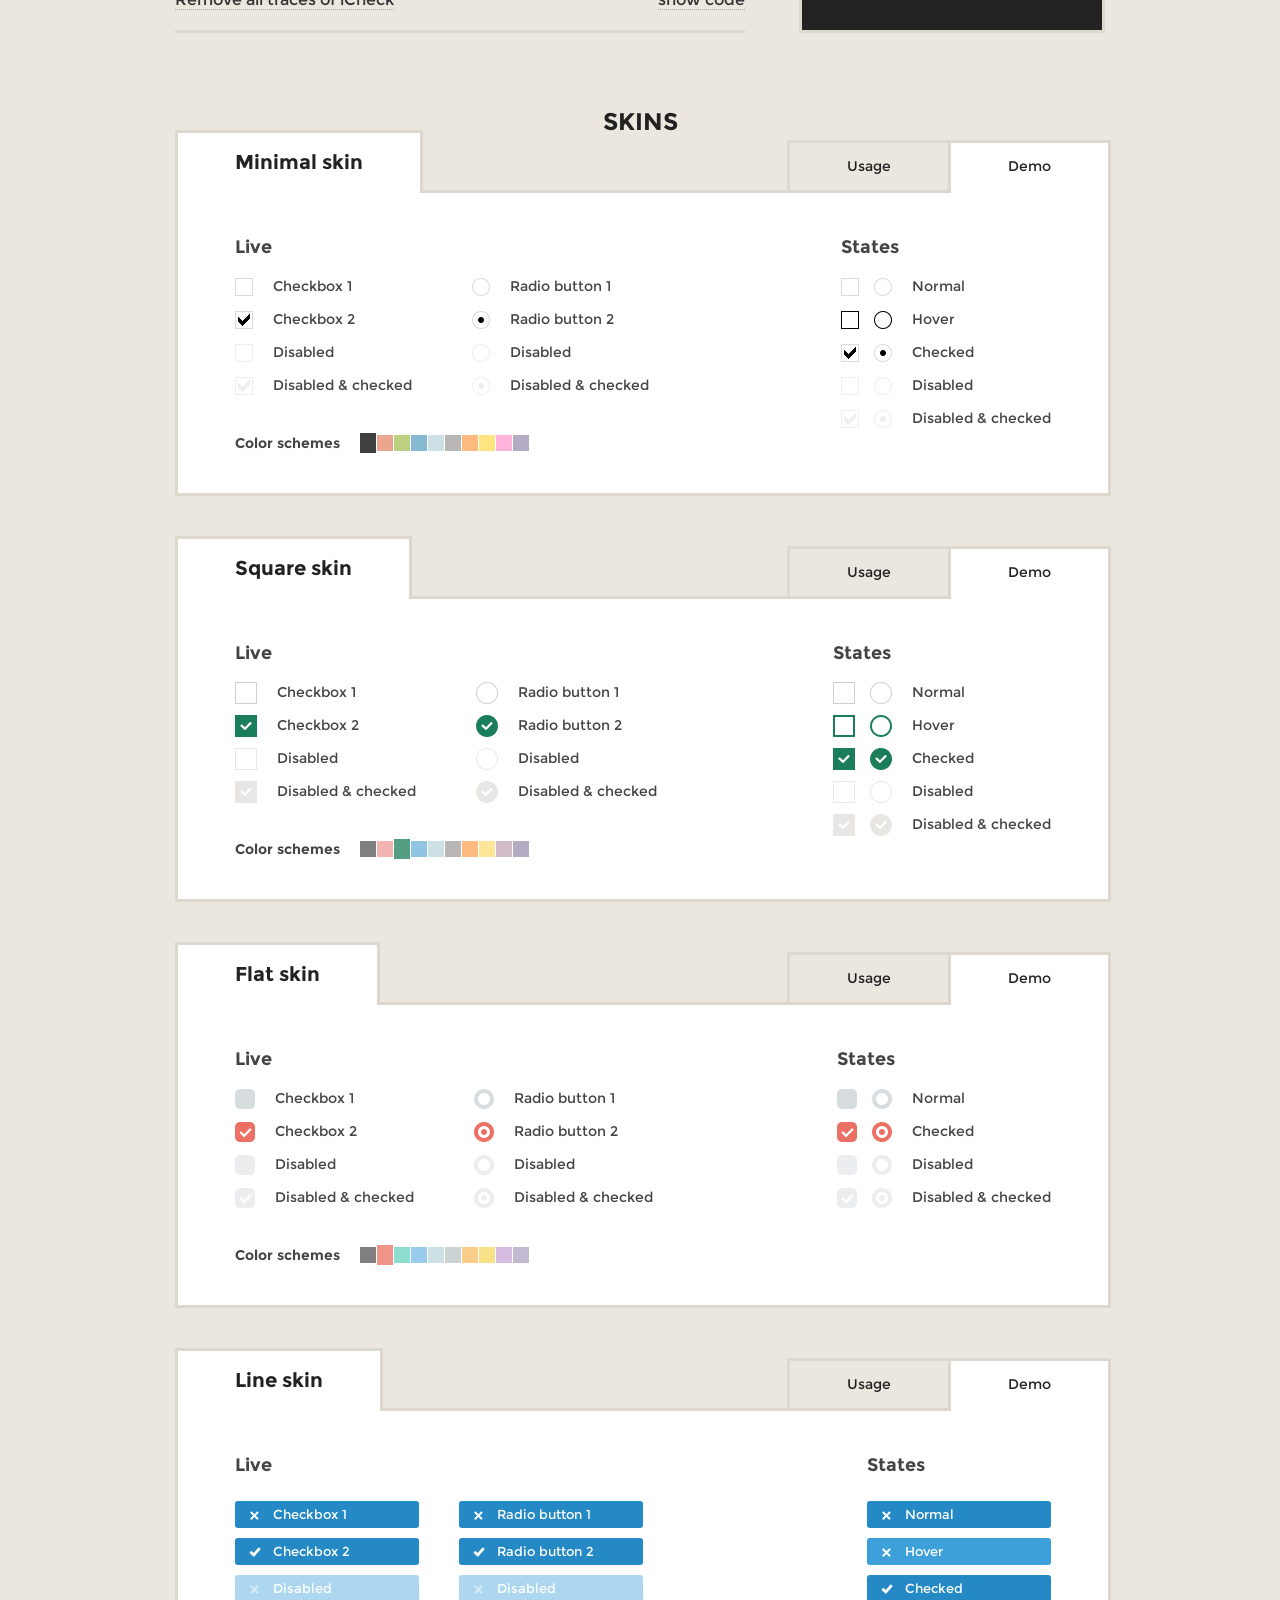
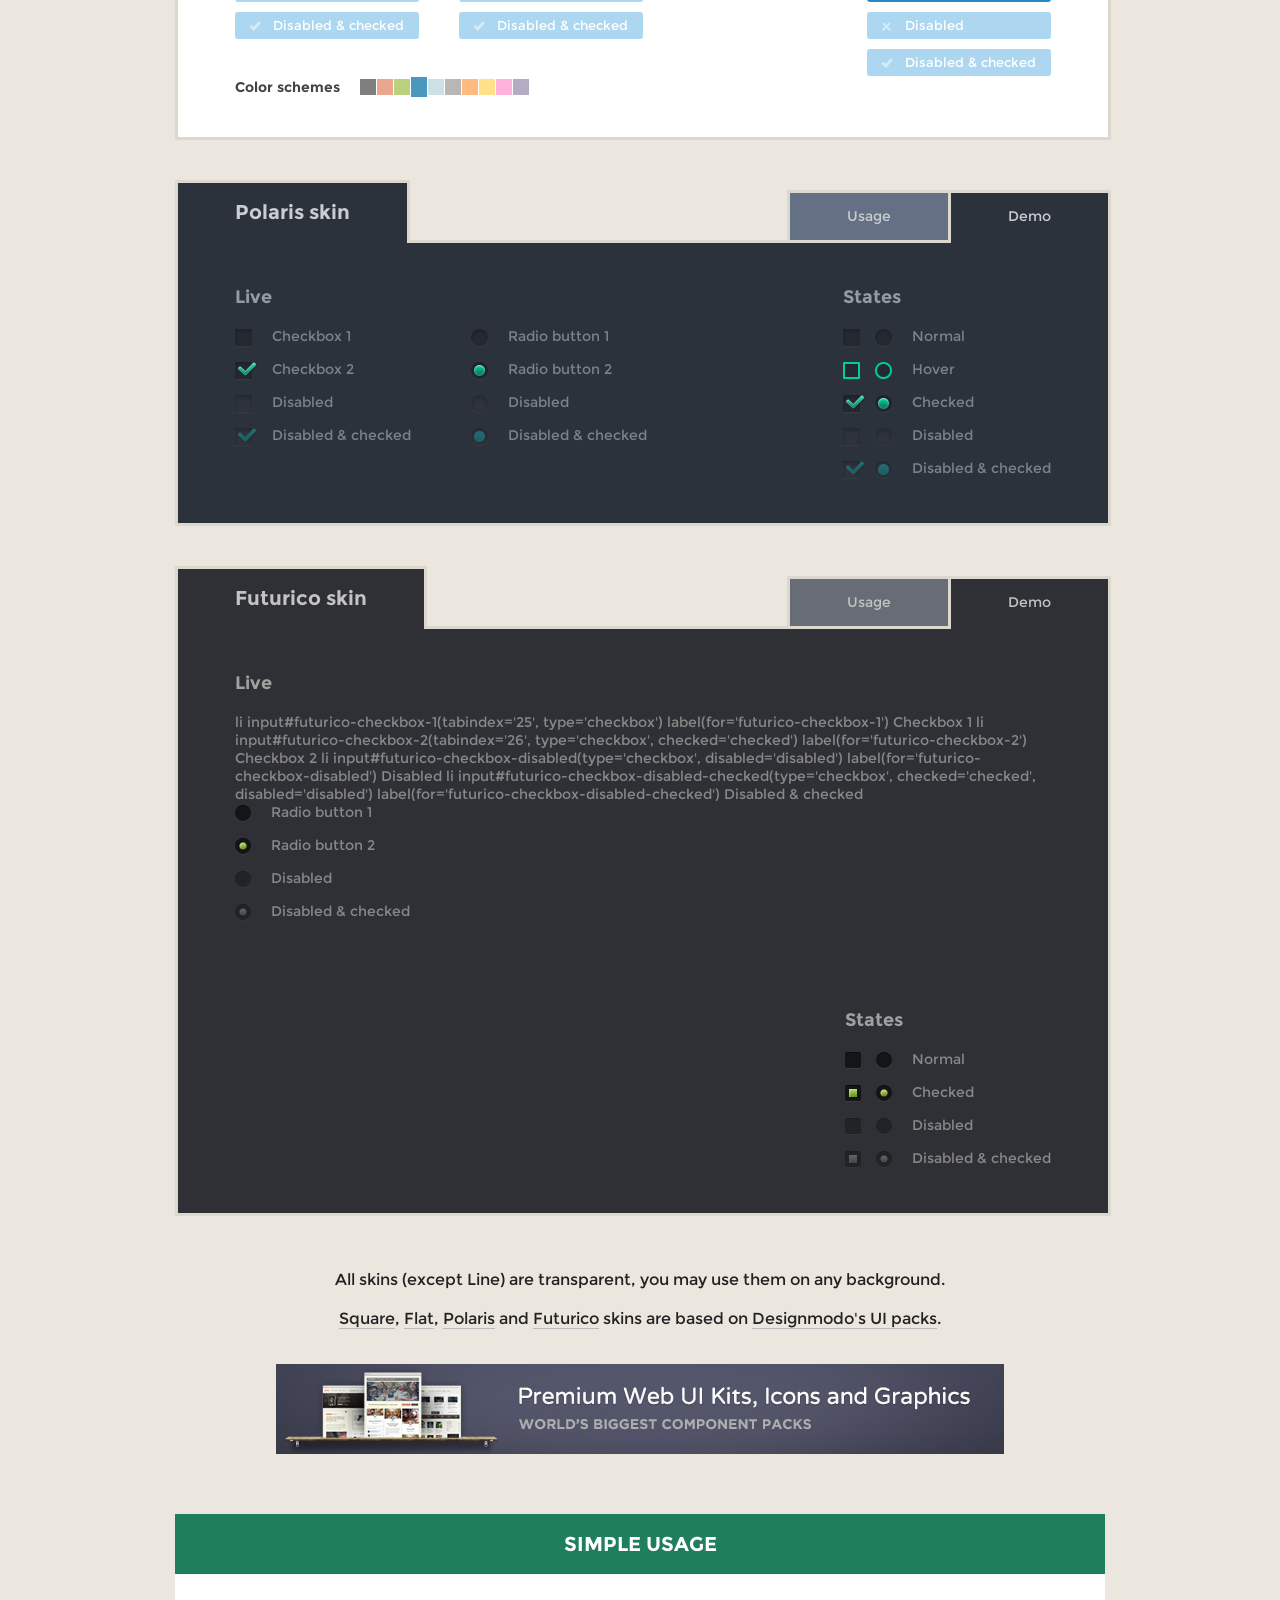
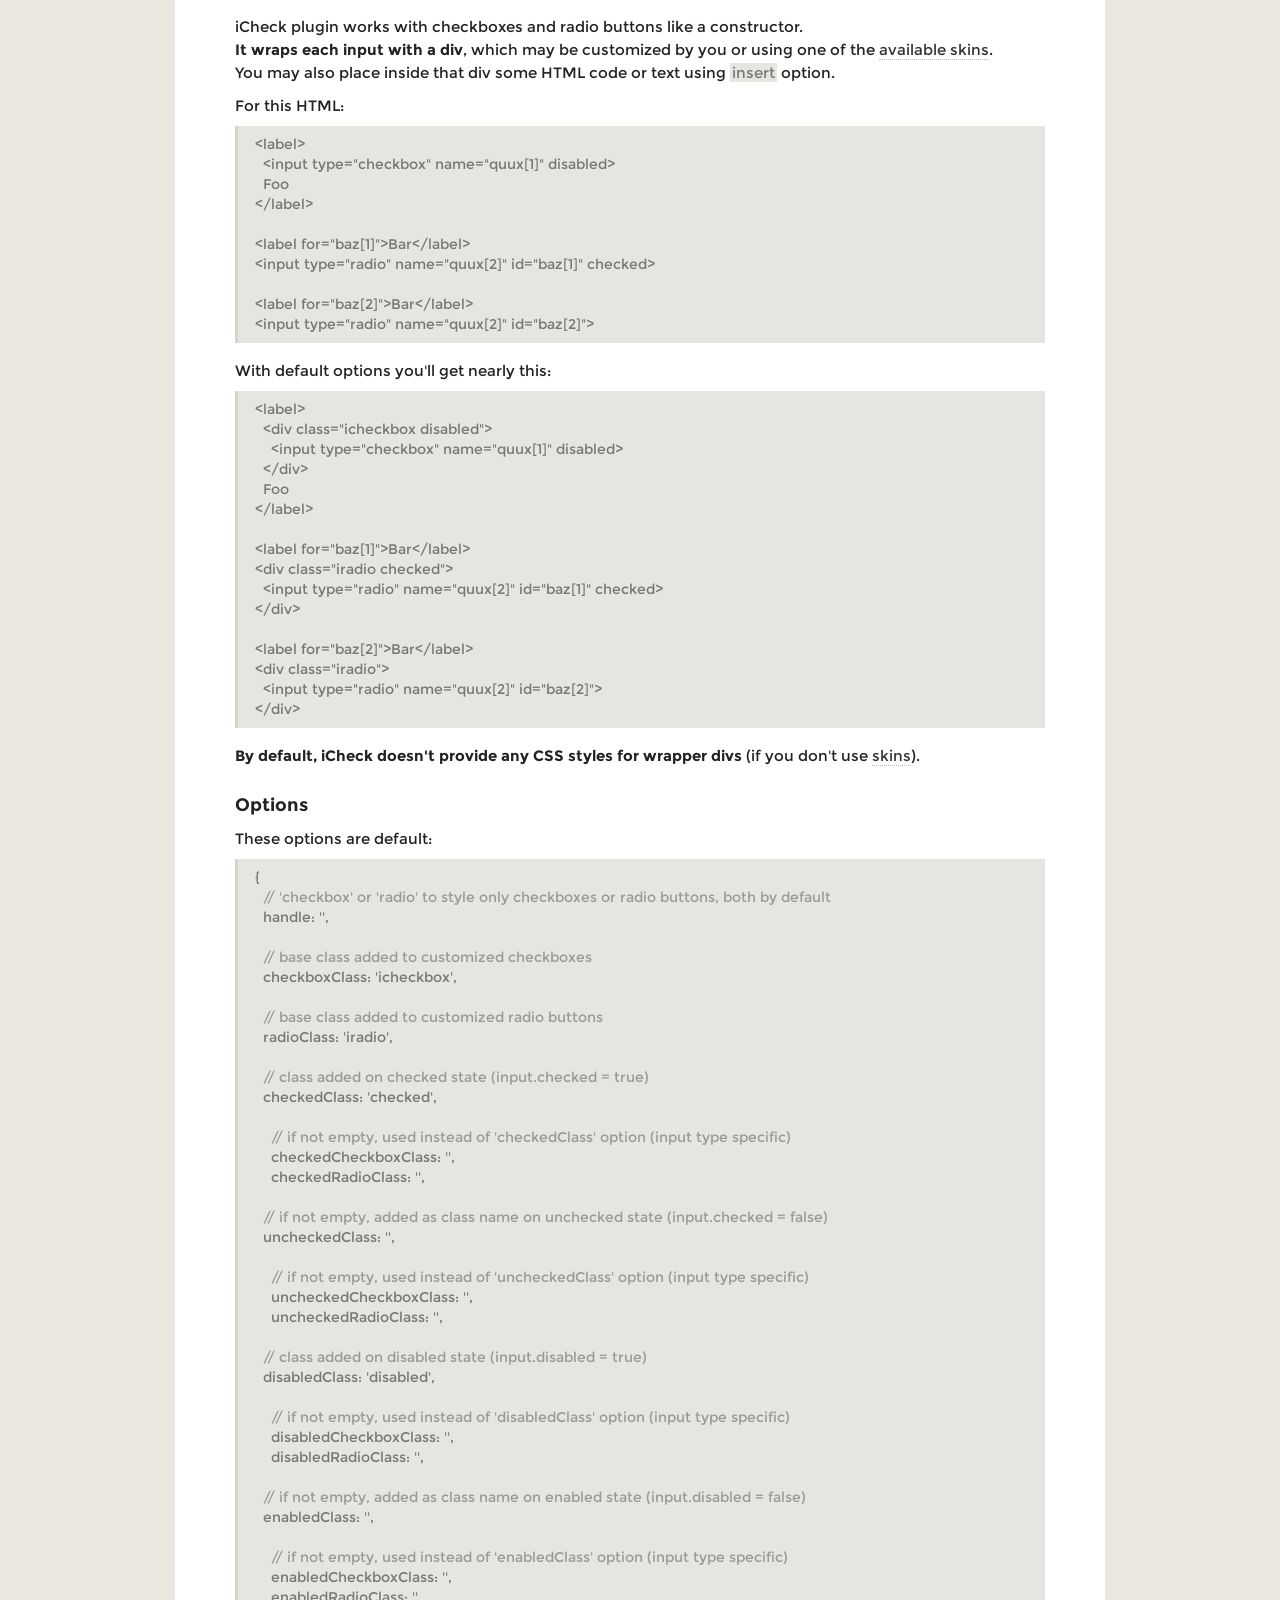
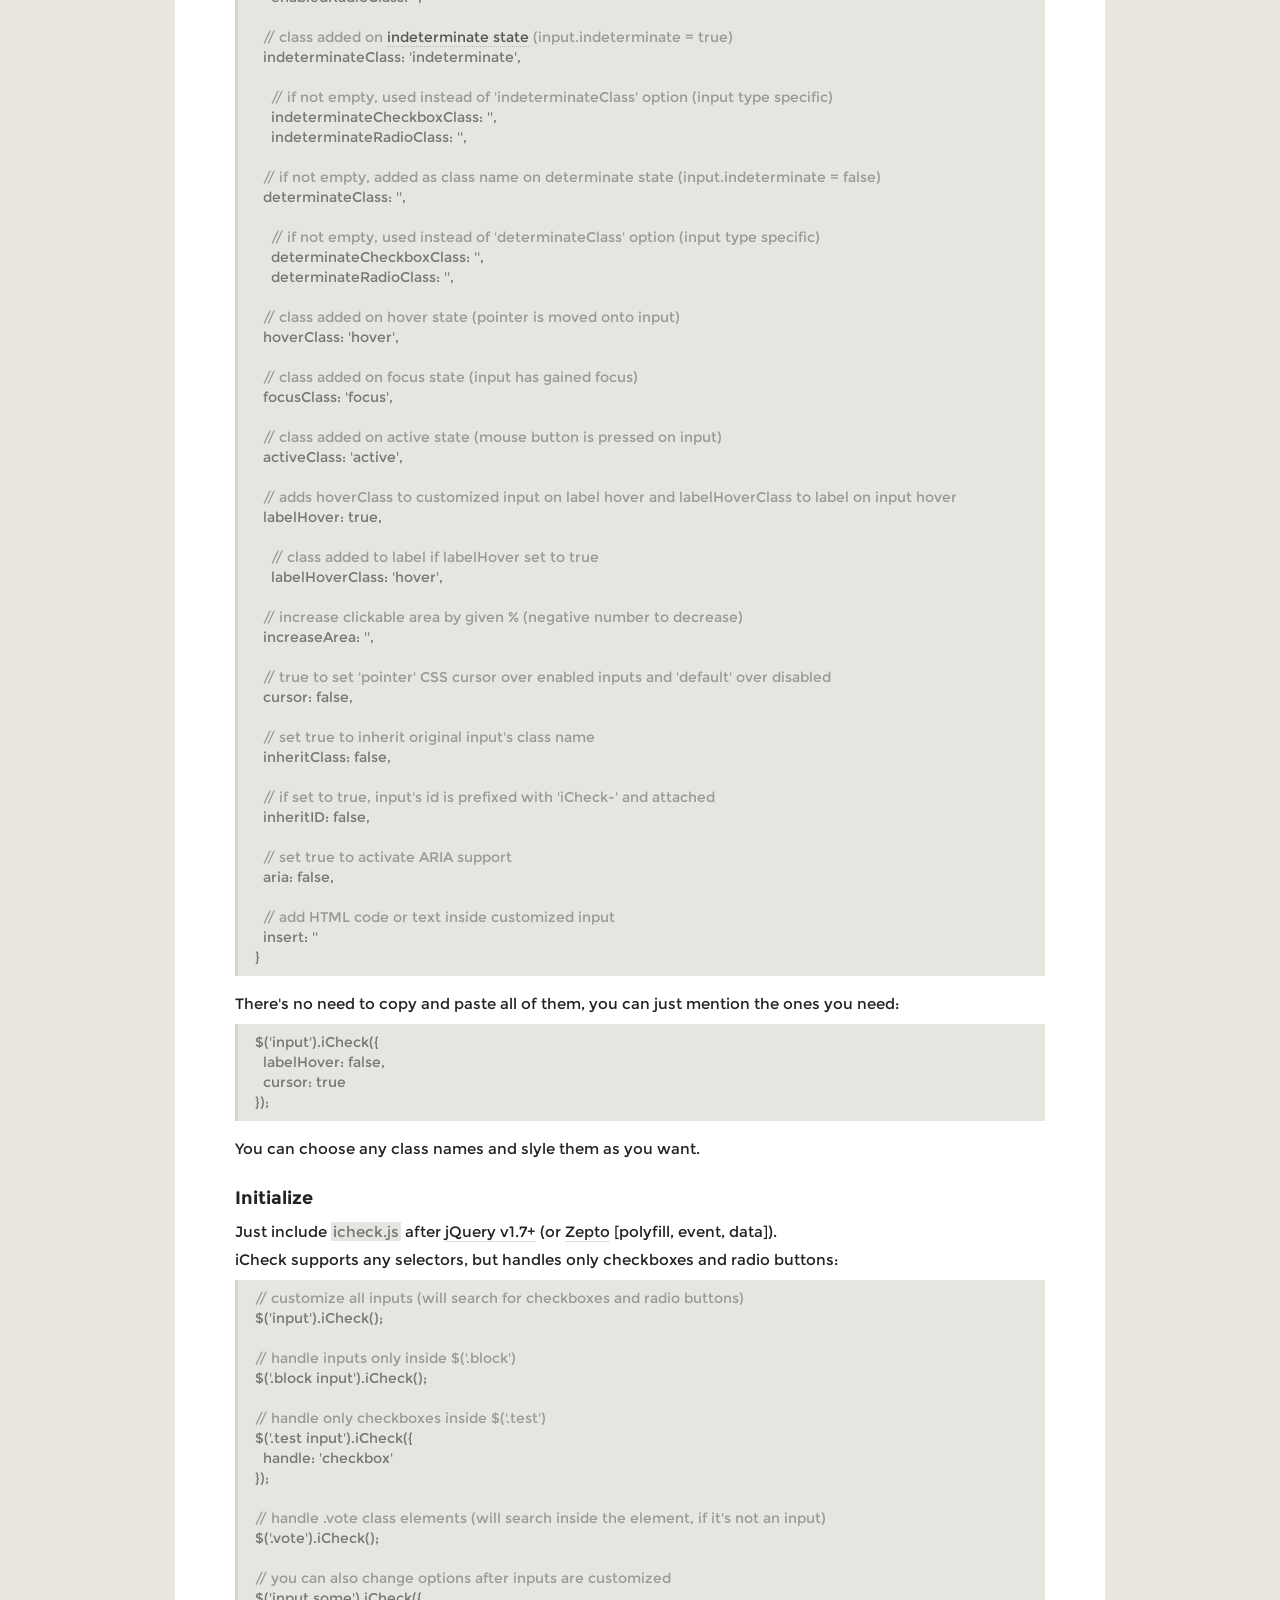
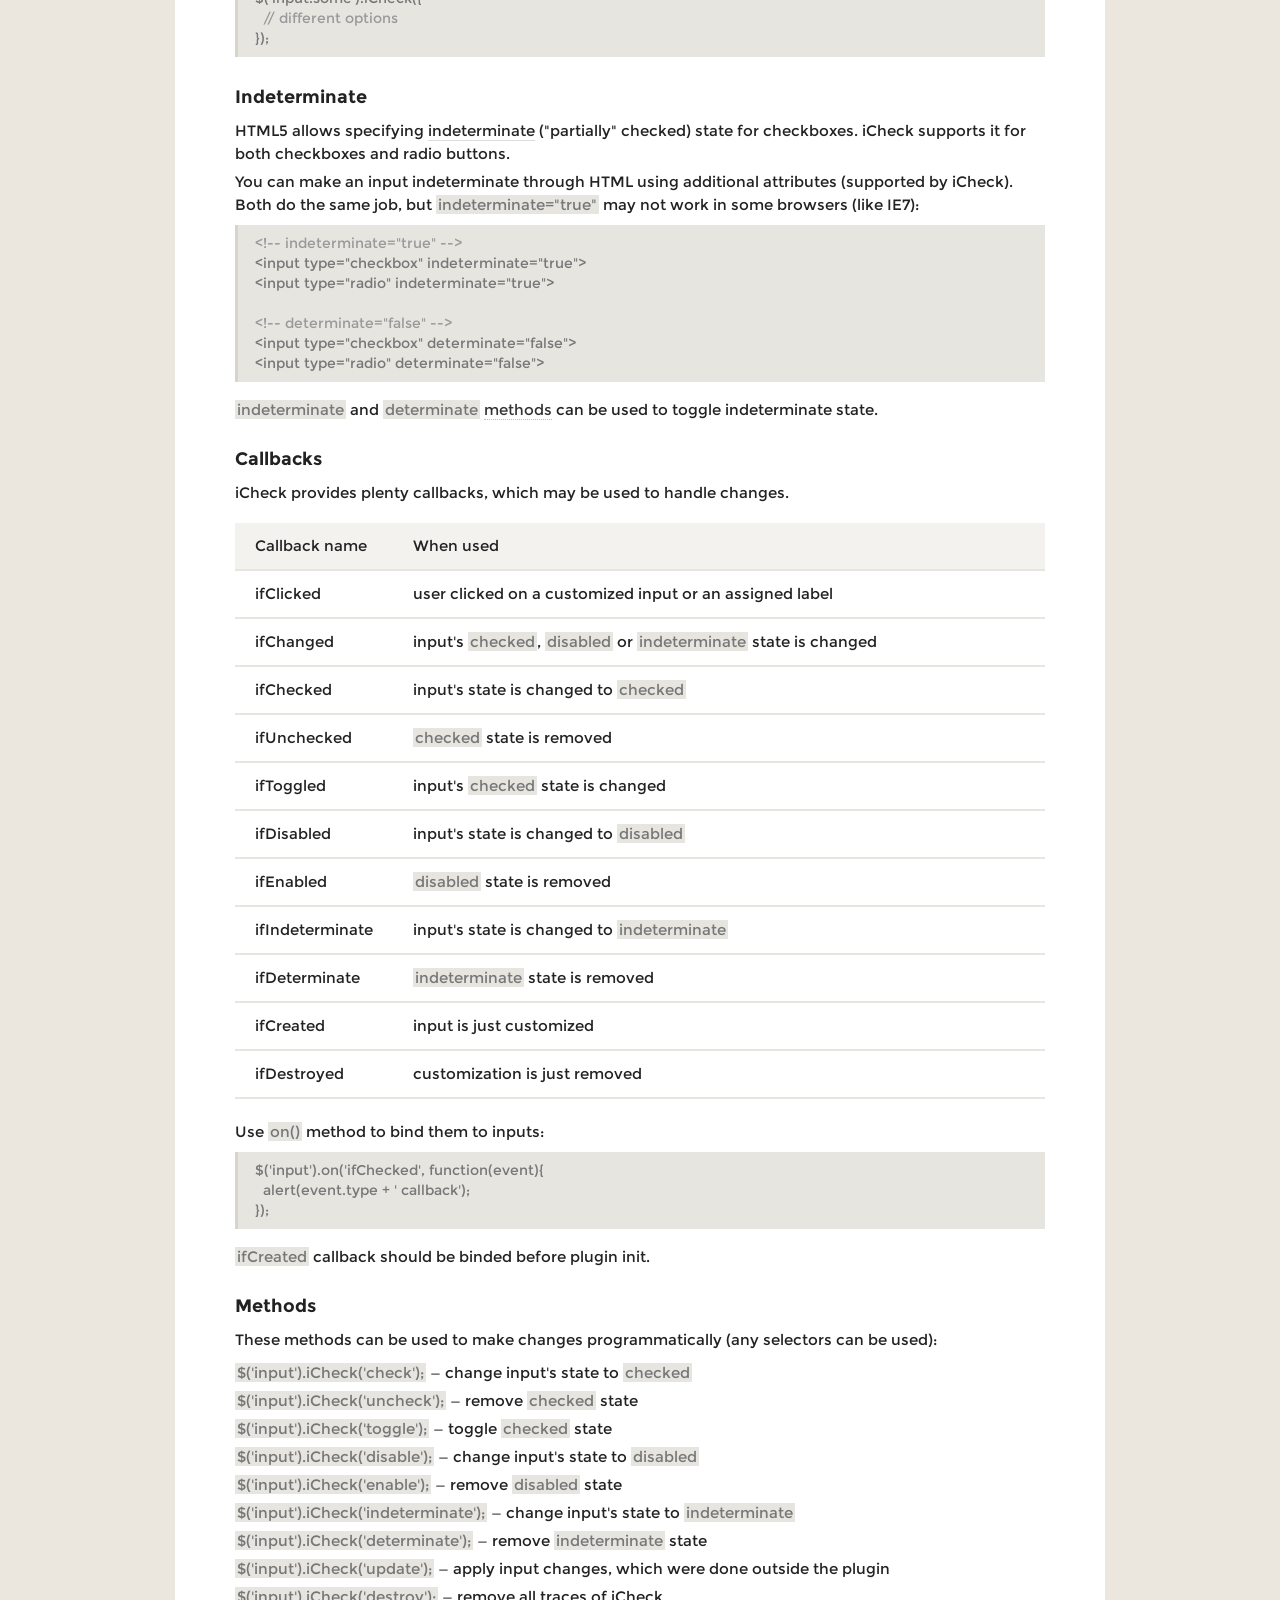
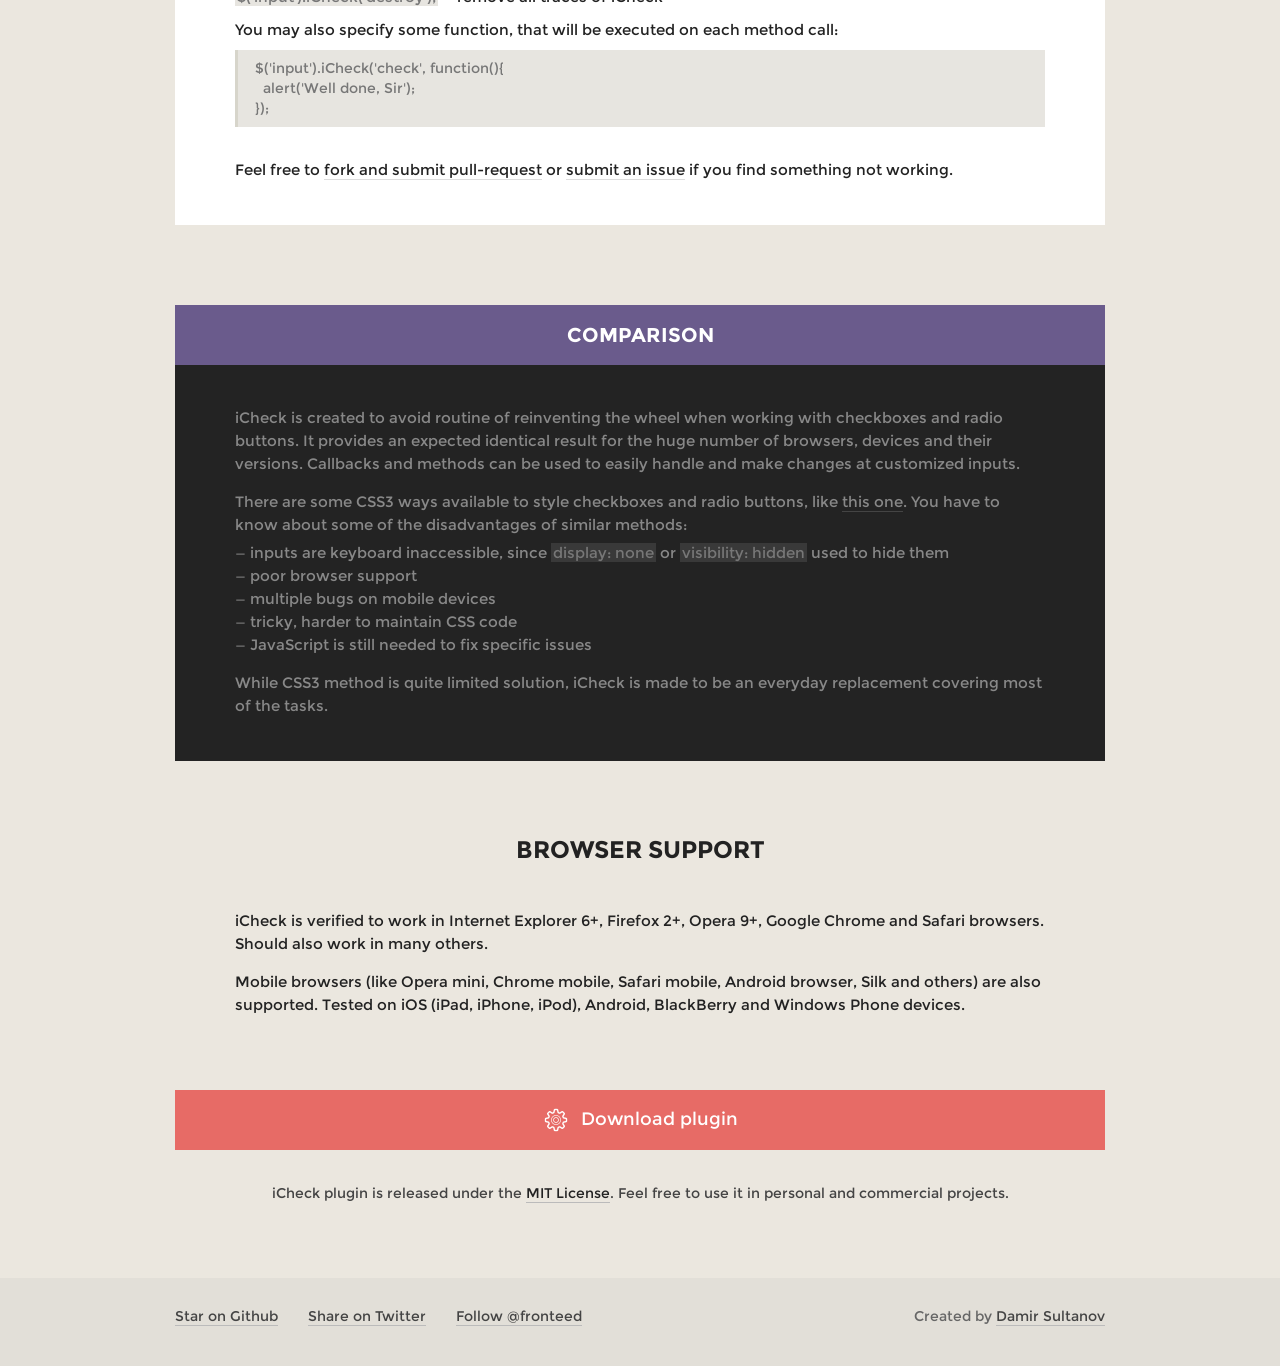
<file: TattwavidanandajiBookStoreAdmin/TattwavidanandajiBookStoreAdmin/UI/vendors/iCheck/demo/index.html>
<!DOCTYPE html>
<html lang="en">
<head>
  <title>Checkboxes and radio buttons customization (jQuery and Zepto) plugin</title>
  <meta charset="utf-8">
  <meta content="width=device-width" name="viewport">
  <link href="./css/custom.css?v=1.0.2" rel="stylesheet">
  <link href="../skins/all.css?v=1.0.2" rel="stylesheet">
  <script src="./js/jquery.js"></script>
  <script src="../icheck.js?v=1.0.2"></script>
  <script src="./js/custom.min.js?v=1.0.2"></script>
</head>
<body>
  <div class="layout clear">
    <div class="header">
      <h1>super customized checkboxes and radio buttons for jQuery &amp; Zepto</h1>
      <h3>iCheck <span>v1.0.2</span></h3>
      <strong>@<a href="http://twitter.com/fronteed/">Fronteed</a></strong>
    </div>
    <div class="features">
      <div class="arrows">
        <div class="bottom" data-to="demo"></div>
      </div>
      <h2>Plugin features</h2>
      <ul>
        <li>
          <strong>Identical inputs across different browsers and devices</strong> &mdash; both <span class="self" data-to="download">desktop and mobile</span>
        </li>
        <li>
          <strong>Touch devices support</strong> &mdash; iOS, Android, BlackBerry, Windows Phone, Amazon Kindle
        </li>
        <li>
          <strong>Keyboard accessible inputs</strong> &mdash; <span class="mark">Tab</span>, <span class="mark">Spacebar</span>, <span class="mark">Arrow up/down</span> and other shortcuts
        </li>
        <li>
          <strong>Screenreader accessible inputs</strong> &mdash; <a href="https://developer.mozilla.org/en-US/docs/Accessibility/ARIA" target="blank">ARIA</a> attributes for VoiceOver and others
        </li>
        <li>
          <strong>Customization freedom</strong> &mdash; use any HTML and CSS to style inputs (try <span class="self" data-to="skins">6 Retina-ready skins</span>)
        </li>
        <li>
          <strong>jQuery and Zepto</strong> JavaScript libraries support from single file
        </li>
        <li>
          <strong>Lightweight size</strong> &mdash; 1 kb gzipped
        </li>
        <li class="offset">
          <strong class="self" data-to="options">32 options</strong> to customize checkboxes and radio buttons
        </li>
        <li>
          <strong class="self" data-to="callbacks">11 callbacks</strong> to handle changes
        </li>
        <li>
          <strong class="self" data-to="methods">9 methods</strong> to make changes programmatically
        </li>
        <li>
          Saves changes to original inputs, <span class="self" data-to="init">works carefully</span> with any selectors
        </li>
      </ul>
    </div>
    <div class="social clear">
      <ul class="left">
        <li>
          <a href="http://github.com/fronteed/iCheck/">Download latest version</a>
        </li>
      </ul>
      <ul class="right local">
        <li>
          <a href="http://twitter.com/fronteed/">Follow @fronteed</a>
        </li>
        <li>
          <a href="https://twitter.com/intent/tweet?text=Highly customizable checkboxes and radio buttons&amp;url=http://fronteed.com/iCheck/&amp;via=fronteed&amp;hashtags=jQuery,Zepto">Share on Twitter</a>
        </li>
        <li>
          <a href="https://github.com/fronteed/iCheck">Star on GitHub</a>
        </li>
      </ul>
    </div>
    <div class="demo-holder">
      <h2 class="demo-title">Demo</h2>
      <div class="demo">
        <div class="arrows">
          <div class="top" data-to="features"></div>
          <div class="bottom" data-to="skins"></div>
        </div>
        <div class="demo-list clear">
          <ul>
            <li>
              <input tabindex="1" type="checkbox" id="input-1">
              <label for="input-1">Checkbox, <span>#input-1</span></label>
            </li>
            <li>
              <input tabindex="2" type="checkbox" id="input-2" checked>
              <label for="input-2">Checkbox, <span>#input-2</span></label>
            </li>
          </ul>
          <ul>
            <li>
              <input tabindex="3" type="radio" id="input-3" name="demo-radio">
              <label for="input-3">Radio button, <span>#input-3</span></label>
            </li>
            <li>
              <input tabindex="4" type="radio" id="input-4" name="demo-radio" checked>
              <label for="input-4">Radio button, <span>#input-4</span></label>
            </li>
          </ul>
          <script>
          $(document).ready(function(){
            var callbacks_list = $('.demo-callbacks ul');
            $('.demo-list input').on('ifCreated ifClicked ifChanged ifChecked ifUnchecked ifDisabled ifEnabled ifDestroyed', function(event){
              callbacks_list.prepend('<li><span>#' + this.id + '</span> is ' + event.type.replace('if', '').toLowerCase() + '</li>');
            }).iCheck({
              checkboxClass: 'icheckbox_square-blue',
              radioClass: 'iradio_square-blue',
              increaseArea: '20%'
            });
          });
          </script>
        </div>
        <dl class="demo-methods">
          <dt>
            <span class="self do-check">Add <span class="mark">checked</span> state to 1 and 3 inputs</span>
            <span class="code">
              <span class="self">show code</span>
            </span>
          </dt>
          <dd>
<pre class="markup">
$('#input-1, #input-3').iCheck('check');
</pre>
          </dd>
          <dt>
            <span class="self do-uncheck">Remove <span class="mark">checked</span> state from 1 and 3 inputs</span>
            <span class="code">
              <span class="self">show code</span>
            </span>
          </dt>
          <dd>
<pre class="markup">
$('#input-1, #input-3').iCheck('uncheck');
</pre>
          </dd>
          <dt>
            <span class="self do-disable">Add <span class="mark">disabled</span> state to 2 and 4 inputs</span>
            <span class="code">
              <span class="self">show code</span>
            </span>
          </dt>
          <dd>
<pre class="markup">
$('#input-2, #input-4').iCheck('disable');
</pre>
          </dd>
          <dt>
            <span class="self do-enable">Remove <span class="mark">disabled</span> state from 2 and 4 inputs</span>
            <span class="code">
              <span class="self">show code</span>
            </span>
          </dt>
          <dd>
<pre class="markup">
$('#input-2, #input-4').iCheck('enable');
</pre>
          </dd>
          <dt>
            <span class="self do-destroy">Remove all traces of iCheck</span>
            <span class="code">
              <span class="self">show code</span>
            </span>
          </dt>
          <dd>
<pre class="markup">
$('input').iCheck('destroy');
</pre>
          </dd>
        </dl>
        <div class="demo-callbacks">
          <h2>Callbacks</h2>
          <ul></ul>
        </div>
      </div>
    </div>
    <div class="skins">
      <h2>Skins</h2>
      <div class="skin skin-minimal">
        <div class="arrows">
          <div class="top" data-to="demo"></div>
          <div class="bottom" data-to="skin-square"></div>
        </div>
        <h3>Minimal skin</h3>
        <dl class="clear">
          <dd class="selected">
            <div class="skin-section">
              <h4>Live</h4>
              <ul class="list">
                <li>
                  <input tabindex="5" type="checkbox" id="minimal-checkbox-1">
                  <label for="minimal-checkbox-1">Checkbox 1</label>
                </li>
                <li>
                  <input tabindex="6" type="checkbox" id="minimal-checkbox-2" checked>
                  <label for="minimal-checkbox-2">Checkbox 2</label>
                </li>
                <li>
                  <input type="checkbox" id="minimal-checkbox-disabled" disabled>
                  <label for="minimal-checkbox-disabled">Disabled</label>
                </li>
                <li>
                  <input type="checkbox" id="minimal-checkbox-disabled-checked" checked disabled>
                  <label for="minimal-checkbox-disabled-checked">Disabled &amp; checked</label>
                </li>
              </ul>
              <ul class="list">
                <li>
                  <input tabindex="7" type="radio" id="minimal-radio-1" name="minimal-radio">
                  <label for="minimal-radio-1">Radio button 1</label>
                </li>
                <li>
                  <input tabindex="8" type="radio" id="minimal-radio-2" name="minimal-radio" checked>
                  <label for="minimal-radio-2">Radio button 2</label>
                </li>
                <li>
                  <input type="radio" id="minimal-radio-disabled" disabled>
                  <label for="minimal-radio-disabled">Disabled</label>
                </li>
                <li>
                  <input type="radio" id="minimal-radio-disabled-checked" checked disabled>
                  <label for="minimal-radio-disabled-checked">Disabled &amp; checked</label>
                </li>
              </ul>
				  <div class="colors clear">
					<strong>Color schemes</strong>
					<ul>
					  <li class="active" title="Black"></li>
					  <li class="red" title="Red"></li>
					  <li class="green" title="Green"></li>
					  <li class="blue" title="Blue"></li>
					  <li class="aero" title="Aero"></li>
					  <li class="grey" title="Grey"></li>
					  <li class="orange" title="Orange"></li>
					  <li class="yellow" title="Yellow"></li>
					  <li class="pink" title="Pink"></li>
					  <li class="purple" title="Purple"></li>
					</ul>
				  </div>
            </div>
            <div class="skin-section skin-states">
              <h4>States</h4>
              <ul class="list">
                <li>
                  <div class="state icheckbox_minimal"></div>
                  <div class="state iradio_minimal"></div>
                  Normal
                </li>
                <li>
                  <div class="state icheckbox_minimal hover"></div>
                  <div class="state iradio_minimal hover"></div>
                  Hover
                </li>
                <li>
                  <div class="state icheckbox_minimal checked"></div>
                  <div class="state iradio_minimal checked"></div>
                  Checked
                </li>
                <li>
                  <div class="state icheckbox_minimal disabled"></div>
                  <div class="state iradio_minimal disabled"></div>
                  Disabled
                </li>
                <li>
                  <div class="state icheckbox_minimal checked disabled"></div>
                  <div class="state iradio_minimal checked disabled"></div>
                  Disabled &amp; checked
                </li>
              </ul>
            </div>
            <script>
            $(document).ready(function(){
              $('.skin-minimal input').iCheck({
                checkboxClass: 'icheckbox_minimal',
                radioClass: 'iradio_minimal',
                increaseArea: '20%'
              });
            });
            </script>
          </dd>
          <dt class="selected">Demo</dt>
          <dd>
            <div class="skin-pre">
              <p>
                Make sure <a href="http://jquery.com" target="blank">jQuery v1.7+</a> (or <a href="http://github.com/madrobby/zepto#zepto-modules" target="blank">Zepto</a> [polyfill, event, data]) is loaded before the <span class="mark">icheck.js</span>.
              </p>
            </div>
            <ol class="skin-usage">
              <li>
                Choose a color scheme, there are 10 different styles available:
                <div class="schemes clear">
                  <ul>
                    <li><strong>Black</strong> &mdash; minimal.css</li>
                    <li><strong>Red</strong> &mdash; red.css</li>
                    <li><strong>Green</strong> &mdash; green.css</li>
                    <li><strong>Blue</strong> &mdash; blue.css</li>
                    <li><strong>Aero</strong> &mdash; aero.css</li>
                  </ul>
                  <ul>
                    <li><strong>Grey</strong> &mdash; grey.css</li>
                    <li><strong>Orange</strong> &mdash; orange.css</li>
                    <li><strong>Yellow</strong> &mdash; yellow.css</li>
                    <li><strong>Pink</strong> &mdash; pink.css</li>
                    <li><strong>Purple</strong> &mdash; purple.css</li>
                  </ul>
                </div>
              </li>
              <li>
                Copy <span class="mark">/skins/minimal/</span> folder and <span class="mark">icheck.js</span>  file to your site.
              </li>
              <li>
                <p>Insert before <span class="mark">&lt;/head></span> in your HTML (replace <span class="mark">your-path</span> and <span class="mark">color-scheme</span>):</p>
<pre class="markup">
&lt;link href="your-path/minimal/color-scheme.css" rel="stylesheet">
&lt;script src="your-path/icheck.js">&lt;/script>
</pre>
                <p>Example for a <strong>Red</strong> color scheme:</p>
<pre class="markup">
&lt;link href="your-path/minimal/red.css" rel="stylesheet">
&lt;script src="your-path/icheck.js">&lt;/script>
</pre>
              </li>
              <li>
                <p>Add some checkboxes and radio buttons to your HTML:</p>
<pre class="markup">
&lt;input type="checkbox">
&lt;input type="checkbox" checked>
&lt;input type="radio" name="iCheck">
&lt;input type="radio" name="iCheck" checked>
</pre>
              </li>
              <li>
                <p>Add JavaScript to your HTML to launch iCheck plugin:</p>
<pre class="markup">
&lt;script>
$(document).ready(function(){
  $('input').iCheck({
    checkboxClass: 'icheckbox_minimal',
    radioClass: 'iradio_minimal',
    increaseArea: '20%' <span class="comment">// optional</span>
  });
});
&lt;/script>
</pre>
                <p>For different from black color schemes use this code (example for <strong>Red</strong>):</p>
<pre class="markup">
&lt;script>
$(document).ready(function(){
  $('input').iCheck({
    checkboxClass: 'icheckbox_minimal-red',
    radioClass: 'iradio_minimal-red',
    increaseArea: '20%' <span class="comment">// optional</span>
  });
});
&lt;/script>
</pre>
              </li>
              <li>Done.</li>
            </ol>
          </dd>
          <dt>Usage</dt>
        </dl>
      </div>
      <div class="skin skin-square">
        <div class="arrows">
          <div class="top" data-to="skin-minimal"></div>
          <div class="bottom" data-to="skin-flat"></div>
        </div>
        <h3>Square skin</h3>
        <dl class="clear">
          <dd class="selected">
            <div class="skin-section">
              <h4>Live</h4>
              <ul class="list">
                <li>
                  <input tabindex="9" type="checkbox" id="square-checkbox-1">
                  <label for="square-checkbox-1">Checkbox 1</label>
                </li>
                <li>
                  <input tabindex="10" type="checkbox" id="square-checkbox-2" checked>
                  <label for="square-checkbox-2">Checkbox 2</label>
                </li>
                <li>
                  <input type="checkbox" id="square-checkbox-disabled" disabled>
                  <label for="square-checkbox-disabled">Disabled</label>
                </li>
                <li>
                  <input type="checkbox" id="square-checkbox-disabled-checked" checked disabled>
                  <label for="square-checkbox-disabled-checked">Disabled &amp; checked</label>
                </li>
              </ul>
              <ul class="list">
                <li>
                  <input tabindex="11" type="radio" id="square-radio-1" name="square-radio">
                  <label for="square-radio-1">Radio button 1</label>
                </li>
                <li>
                  <input tabindex="12" type="radio" id="square-radio-2" name="square-radio" checked>
                  <label for="square-radio-2">Radio button 2</label>
                </li>
                <li>
                  <input type="radio" id="square-radio-disabled" disabled>
                  <label for="square-radio-disabled">Disabled</label>
                </li>
                <li>
                  <input type="radio" id="square-radio-disabled-checked" checked disabled>
                  <label for="square-radio-disabled-checked">Disabled &amp; checked</label>
                </li>
              </ul>
              <div class="colors clear">
                <strong>Color schemes</strong>
                <ul>
                  <li title="Black"></li>
                  <li class="red" title="Red"></li>
                  <li class="green active" title="Green"></li>
                  <li class="blue" title="Blue"></li>
                  <li class="aero" title="Aero"></li>
                  <li class="grey" title="Grey"></li>
                  <li class="orange" title="Orange"></li>
                  <li class="yellow" title="Yellow"></li>
                  <li class="pink" title="Pink"></li>
                  <li class="purple" title="Purple"></li>
                </ul>
              </div>
            </div>
            <div class="skin-section skin-states">
              <h4>States</h4>
              <ul class="list">
                <li>
                  <div class="state icheckbox_square-green"></div>
                  <div class="state iradio_square-green"></div>
                  Normal
                </li>
                <li>
                  <div class="state icheckbox_square-green hover"></div>
                  <div class="state iradio_square-green hover"></div>
                  Hover
                </li>
                <li>
                  <div class="state icheckbox_square-green checked"></div>
                  <div class="state iradio_square-green checked"></div>
                  Checked
                </li>
                <li>
                  <div class="state icheckbox_square-green disabled"></div>
                  <div class="state iradio_square-green disabled"></div>
                  Disabled
                </li>
                <li>
                  <div class="state icheckbox_square-green checked disabled"></div>
                  <div class="state iradio_square-green checked disabled"></div>
                  Disabled &amp; checked
                </li>
              </ul>
            </div>
            <script>
            $(document).ready(function(){
              $('.skin-square input').iCheck({
                checkboxClass: 'icheckbox_square-green',
                radioClass: 'iradio_square-green',
                increaseArea: '20%'
              });
            });
            </script>
          </dd>
          <dt class="selected">Demo</dt>
          <dd>
            <div class="skin-pre">
              <p>
                Make sure <a href="http://jquery.com" target="blank">jQuery v1.7+</a> (or <a href="http://github.com/madrobby/zepto#zepto-modules" target="blank">Zepto</a> [polyfill, event, data]) is loaded before the <span class="mark">icheck.js</span>.
              </p>
            </div>
            <ol class="skin-usage">
              <li>
                Choose a color scheme, there are 10 different styles available:
                <div class="schemes clear">
                  <ul>
                    <li><strong>Black</strong> &mdash; square.css</li>
                    <li><strong>Red</strong> &mdash; red.css</li>
                    <li><strong>Green</strong> &mdash; green.css</li>
                    <li><strong>Blue</strong> &mdash; blue.css</li>
                    <li><strong>Aero</strong> &mdash; aero.css</li>
                  </ul>
                  <ul>
                    <li><strong>Grey</strong> &mdash; grey.css</li>
                    <li><strong>Orange</strong> &mdash; orange.css</li>
                    <li><strong>Yellow</strong> &mdash; yellow.css</li>
                    <li><strong>Pink</strong> &mdash; pink.css</li>
                    <li><strong>Purple</strong> &mdash; purple.css</li>
                  </ul>
                </div>
              </li>
              <li>
                Copy <span class="mark">/skins/square/</span> folder and <span class="mark">icheck.js</span> file to your site.
              </li>
              <li>
                <p>Insert before <span class="mark">&lt;/head></span> in your HTML (replace <span class="mark">your-path</span> and <span class="mark">color-scheme</span>):</p>
<pre class="markup">
&lt;link href="your-path/square/color-scheme.css" rel="stylesheet">
&lt;script src="your-path/icheck.js">&lt;/script>
</pre>
                <p>Example for a <strong>Red</strong> color scheme:</p>
<pre class="markup">
&lt;link href="your-path/square/red.css" rel="stylesheet">
&lt;script src="your-path/icheck.js">&lt;/script>
</pre>
              </li>
              <li>
                <p>Add some checkboxes and radio buttons to your HTML:</p>
<pre class="markup">
&lt;input type="checkbox">
&lt;input type="checkbox" checked>
&lt;input type="radio" name="iCheck">
&lt;input type="radio" name="iCheck" checked>
</pre>
              </li>
              <li>
                <p>Add JavaScript to your HTML to launch iCheck plugin:</p>
<pre class="markup">
&lt;script>
$(document).ready(function(){
  $('input').iCheck({
    checkboxClass: 'icheckbox_square',
    radioClass: 'iradio_square',
    increaseArea: '20%' <span class="comment">// optional</span>
  });
});
&lt;/script>
</pre>
                <p>For different from black color schemes use this code (example for <strong>Red</strong>):</p>
<pre class="markup">
&lt;script>
$(document).ready(function(){
  $('input').iCheck({
    checkboxClass: 'icheckbox_square-red',
    radioClass: 'iradio_square-red',
    increaseArea: '20%' <span class="comment">// optional</span>
  });
});
&lt;/script>
</pre>
              </li>
              <li>Done.</li>
            </ol>
          </dd>
          <dt>Usage</dt>
        </dl>
      </div>
      <div class="skin skin-flat">
        <div class="arrows">
          <div class="top" data-to="skin-square"></div>
          <div class="bottom" data-to="skin-line"></div>
        </div>
        <h3>Flat skin</h3>
        <dl class="clear">
          <dd class="selected">
            <div class="skin-section">
              <h4>Live</h4>
              <ul class="list">
                <li>
                  <input tabindex="13" type="checkbox" id="flat-checkbox-1">
                  <label for="flat-checkbox-1">Checkbox 1</label>
                </li>
                <li>
                  <input tabindex="14" type="checkbox" id="flat-checkbox-2" checked>
                  <label for="flat-checkbox-2">Checkbox 2</label>
                </li>
                <li>
                  <input type="checkbox" id="flat-checkbox-disabled" disabled>
                  <label for="flat-checkbox-disabled">Disabled</label>
                </li>
                <li>
                  <input type="checkbox" id="flat-checkbox-disabled-checked" checked disabled>
                  <label for="flat-checkbox-disabled-checked">Disabled &amp; checked</label>
                </li>
              </ul>
              <ul class="list">
                <li>
                  <input tabindex="15" type="radio" id="flat-radio-1" name="flat-radio">
                  <label for="flat-radio-1">Radio button 1</label>
                </li>
                <li>
                  <input tabindex="16" type="radio" id="flat-radio-2" name="flat-radio" checked>
                  <label for="flat-radio-2">Radio button 2</label>
                </li>
                <li>
                  <input type="radio" id="flat-radio-disabled" disabled>
                  <label for="flat-radio-disabled">Disabled</label>
                </li>
                <li>
                  <input type="radio" id="flat-radio-disabled-checked" checked disabled>
                  <label for="flat-radio-disabled-checked">Disabled &amp; checked</label>
                </li>
              </ul>
              <div class="colors clear">
                <strong>Color schemes</strong>
                <ul>
                  <li title="Black"></li>
                  <li class="red active" title="Red"></li>
                  <li class="green" title="Green"></li>
                  <li class="blue" title="Blue"></li>
                  <li class="aero" title="Aero"></li>
                  <li class="grey" title="Grey"></li>
                  <li class="orange" title="Orange"></li>
                  <li class="yellow" title="Yellow"></li>
                  <li class="pink" title="Pink"></li>
                  <li class="purple" title="Purple"></li>
                </ul>
              </div>
            </div>
            <div class="skin-section skin-states">
              <h4>States</h4>
              <ul class="list">
                <li>
                  <div class="state icheckbox_flat-red"></div>
                  <div class="state iradio_flat-red"></div>
                  Normal
                </li>
                <li>
                  <div class="state icheckbox_flat-red checked"></div>
                  <div class="state iradio_flat-red checked"></div>
                  Checked
                </li>
                <li>
                  <div class="state icheckbox_flat-red disabled"></div>
                  <div class="state iradio_flat-red disabled"></div>
                  Disabled
                </li>
                <li>
                  <div class="state icheckbox_flat-red checked disabled"></div>
                  <div class="state iradio_flat-red checked disabled"></div>
                  Disabled &amp; checked
                </li>
              </ul>
            </div>
            <script>
            $(document).ready(function(){
              $('.skin-flat input').iCheck({
                checkboxClass: 'icheckbox_flat-red',
                radioClass: 'iradio_flat-red'
              });
            });
            </script>
          </dd>
          <dt class="selected">Demo</dt>
          <dd>
            <div class="skin-pre">
              <p>
                Make sure <a href="http://jquery.com" target="blank">jQuery v1.7+</a> (or <a href="http://github.com/madrobby/zepto#zepto-modules" target="blank">Zepto</a> [polyfill, event, data]) is loaded before the <span class="mark">icheck.js</span>.
              </p>
            </div>
            <ol class="skin-usage">
              <li>
                Choose a color scheme, there are 10 different styles available:
                <div class="schemes clear">
                  <ul>
                    <li><strong>Black</strong> &mdash; square.css</li>
                    <li><strong>Red</strong> &mdash; red.css</li>
                    <li><strong>Green</strong> &mdash; green.css</li>
                    <li><strong>Blue</strong> &mdash; blue.css</li>
                    <li><strong>Aero</strong> &mdash; aero.css</li>
                  </ul>
                  <ul>
                    <li><strong>Grey</strong> &mdash; grey.css</li>
                    <li><strong>Orange</strong> &mdash; orange.css</li>
                    <li><strong>Yellow</strong> &mdash; yellow.css</li>
                    <li><strong>Pink</strong> &mdash; pink.css</li>
                    <li><strong>Purple</strong> &mdash; purple.css</li>
                  </ul>
                </div>
              </li>
              <li>
                Copy <span class="mark">/skins/flat/</span> folder and <span class="mark">icheck.js</span> file to your site.
              </li>
              <li>
                <p>Insert before <span class="mark">&lt;/head></span> in your HTML (replace <span class="mark">your-path</span> and <span class="mark">color-scheme</span>):</p>
<pre class="markup">
&lt;link href="your-path/flat/color-scheme.css" rel="stylesheet">
&lt;script src="your-path/icheck.js">&lt;/script>
</pre>
                <p>Example for a <strong>Red</strong> color scheme:</p>
<pre class="markup">
&lt;link href="your-path/flat/red.css" rel="stylesheet">
&lt;script src="your-path/icheck.js">&lt;/script>
</pre>
              </li>
              <li>
                <p>Add some checkboxes and radio buttons to your HTML:</p>
<pre class="markup">
&lt;input type="checkbox">
&lt;input type="checkbox" checked>
&lt;input type="radio" name="iCheck">
&lt;input type="radio" name="iCheck" checked>
</pre>
              </li>
              <li>
                <p>Add JavaScript to your HTML to launch iCheck plugin:</p>
<pre class="markup">
&lt;script>
$(document).ready(function(){
  $('input').iCheck({
    checkboxClass: 'icheckbox_flat',
    radioClass: 'iradio_flat'
  });
});
&lt;/script>
</pre>
                <p>For different from black color schemes use this code (example for <strong>Red</strong>):</p>
<pre class="markup">
&lt;script>
$(document).ready(function(){
  $('input').iCheck({
    checkboxClass: 'icheckbox_flat-red',
    radioClass: 'iradio_flat-red'
  });
});
&lt;/script>
</pre>
              </li>
              <li>Done.</li>
            </ol>
          </dd>
          <dt>Usage</dt>
        </dl>
      </div>
      <div class="skin skin-line">
        <div class="arrows">
          <div class="top" data-to="skin-flat"></div>
          <div class="bottom" data-to="skin-polaris"></div>
        </div>
        <h3>Line skin</h3>
        <dl class="clear">
          <dd class="selected">
            <div class="skin-section">
              <h4>Live</h4>
              <ul class="list">
                <li>
                  <input tabindex="17" type="checkbox" id="line-checkbox-1">
                  <label for="line-checkbox-1">Checkbox 1</label>
                </li>
                <li>
                  <input tabindex="18" type="checkbox" id="line-checkbox-2" checked>
                  <label for="line-checkbox-2">Checkbox 2</label>
                </li>
                <li>
                  <input type="checkbox" id="line-checkbox-disabled" disabled>
                  <label for="line-checkbox-disabled">Disabled</label>
                </li>
                <li>
                  <input type="checkbox" id="line-checkbox-disabled-checked" checked disabled>
                  <label for="line-checkbox-disabled-checked">Disabled &amp; checked</label>
                </li>
              </ul>
              <ul class="list">
                <li>
                  <input tabindex="19" type="radio" id="line-radio-1" name="line-radio">
                  <label for="line-radio-1">Radio button 1</label>
                </li>
                <li>
                  <input tabindex="20" type="radio" id="line-radio-2" name="line-radio" checked>
                  <label for="line-radio-2">Radio button 2</label>
                </li>
                <li>
                  <input type="radio" id="line-radio-disabled" disabled>
                  <label for="line-radio-disabled">Disabled</label>
                </li>
                <li>
                  <input type="radio" id="line-radio-disabled-checked" checked disabled>
                  <label for="line-radio-disabled-checked">Disabled &amp; checked</label>
                </li>
              </ul>
              <div class="colors clear">
                <strong>Color schemes</strong>
                <ul>
                  <li title="Black"></li>
                  <li class="red" title="Red"></li>
                  <li class="green" title="Green"></li>
                  <li class="blue active" title="Blue"></li>
                  <li class="aero" title="Aero"></li>
                  <li class="grey" title="Grey"></li>
                  <li class="orange" title="Orange"></li>
                  <li class="yellow" title="Yellow"></li>
                  <li class="pink" title="Pink"></li>
                  <li class="purple" title="Purple"></li>
                </ul>
              </div>
            </div>
            <div class="skin-section skin-states">
              <h4>States</h4>
              <ul class="list">
                <li>
                  <div class="state icheckbox_line-blue">
                    <div class="icheck_line-icon"></div>
                    Normal
                  </div>
                </li>
                <li>
                  <div class="state icheckbox_line-blue hover">
                    <div class="icheck_line-icon"></div>
                    Hover
                  </div>
                </li>
                <li>
                  <div class="state icheckbox_line-blue checked">
                    <div class="icheck_line-icon"></div>
                    Checked
                  </div>
                </li>
                <li>
                  <div class="state icheckbox_line-blue disabled">
                    <div class="icheck_line-icon"></div>
                    Disabled
                  </div>
                </li>
                <li>
                  <div class="state icheckbox_line-blue checked disabled">
                    <div class="icheck_line-icon"></div>
                    Disabled &amp; checked
                  </div>
                </li>
              </ul>
            </div>
            <script>
            $(document).ready(function(){
              $('.skin-line input').each(function(){
                var self = $(this),
                  label = self.next(),
                  label_text = label.text();

                label.remove();
                self.iCheck({
                  checkboxClass: 'icheckbox_line-blue',
                  radioClass: 'iradio_line-blue',
                  insert: '<div class="icheck_line-icon"></div>' + label_text
                });
              });
            });
            </script>
          </dd>
          <dt class="selected">Demo</dt>
          <dd>
            <div class="skin-pre">
              <p>
                Make sure <a href="http://jquery.com" target="blank">jQuery v1.7+</a> (or <a href="http://github.com/madrobby/zepto#zepto-modules" target="blank">Zepto</a> [polyfill, event, data]) is loaded before the <span class="mark">icheck.js</span>.
              </p>
            </div>
            <ol class="skin-usage">
              <li>
                Choose a color scheme, there are 10 different styles available:
                <div class="schemes clear">
                  <ul>
                    <li><strong>Black</strong> &mdash; line.css</li>
                    <li><strong>Red</strong> &mdash; red.css</li>
                    <li><strong>Green</strong> &mdash; green.css</li>
                    <li><strong>Blue</strong> &mdash; blue.css</li>
                    <li><strong>Aero</strong> &mdash; aero.css</li>
                  </ul>
                  <ul>
                    <li><strong>Grey</strong> &mdash; grey.css</li>
                    <li><strong>Orange</strong> &mdash; orange.css</li>
                    <li><strong>Yellow</strong> &mdash; yellow.css</li>
                    <li><strong>Pink</strong> &mdash; pink.css</li>
                    <li><strong>Purple</strong> &mdash; purple.css</li>
                  </ul>
                </div>
              </li>
              <li>
                Copy <span class="mark">/skins/line/</span> folder and <span class="mark">icheck.js</span> file to your site.
              </li>
              <li>
                <p>Insert before <span class="mark">&lt;/head></span> in your HTML (replace <span class="mark">your-path</span> and <span class="mark">color-scheme</span>):</p>
<pre class="markup">
&lt;link href="your-path/line/color-scheme.css" rel="stylesheet">
&lt;script src="your-path/icheck.js">&lt;/script>
</pre>
                  <p>Example for a <strong>Red</strong> color scheme:</p>
<pre class="markup">
&lt;link href="your-path/line/red.css" rel="stylesheet">
&lt;script src="your-path/icheck.js">&lt;/script>
</pre>
              </li>
              <li>
                <p>Add some checkboxes, radio buttons and labels to your HTML:</p>
<pre class="markup">
&lt;input type="checkbox">
&lt;label>Checkbox 1&lt;/label>

&lt;input type="checkbox" checked>
&lt;label>Checkbox 2&lt;/label>

&lt;input type="radio" name="iCheck">
&lt;label>Radio button 1&lt;/label>

&lt;input type="radio" name="iCheck" checked>
&lt;label>Radio button 2&lt;/label>
</pre>
              </li>
              <li>
                <p>Add JavaScript to your HTML to launch iCheck plugin:</p>
<pre class="markup">
&lt;script>
$(document).ready(function(){
  $('input').each(function(){
    var self = $(this),
      label = self.next(),
      label_text = label.text();

    label.remove();
    self.iCheck({
      checkboxClass: 'icheckbox_line',
      radioClass: 'iradio_line',
      insert: '&lt;div class="icheck_line-icon">&lt;/div>' + label_text
    });
  });
});
&lt;/script>
</pre>
                <p>For different from black color schemes use this code (example for <strong>Red</strong>):</p>
<pre class="markup">
&lt;script>
$(document).ready(function(){
  $('input').each(function(){
    var self = $(this),
      label = self.next(),
      label_text = label.text();

    label.remove();
    self.iCheck({
      checkboxClass: 'icheckbox_line-red',
      radioClass: 'iradio_line-red',
      insert: '&lt;div class="icheck_line-icon">&lt;/div>' + label_text
    });
  });
});
&lt;/script>
</pre>
              </li>
              <li>Done.</li>
            </ol>
          </dd>
          <dt>Usage</dt>
        </dl>
      </div>
      <div class="skin skin-polaris">
        <div class="arrows">
          <div class="top" data-to="skin-line"></div>
          <div class="bottom" data-to="skin-futurico"></div>
        </div>
        <h3>Polaris skin</h3>
        <dl class="clear">
          <dd class="selected">
            <div class="skin-section">
              <h4>Live</h4>
              <ul class="list">
                <li>
                  <input tabindex="21" type="checkbox" id="polaris-checkbox-1">
                  <label for="polaris-checkbox-1">Checkbox 1</label>
                </li>
                <li>
                  <input tabindex="22" type="checkbox" id="polaris-checkbox-2" checked>
                  <label for="polaris-checkbox-2">Checkbox 2</label>
                </li>
                <li>
                  <input type="checkbox" id="polaris-checkbox-disabled" disabled>
                  <label for="polaris-checkbox-disabled">Disabled</label>
                </li>
                <li>
                  <input type="checkbox" id="polaris-checkbox-disabled-checked" checked disabled>
                  <label for="polaris-checkbox-disabled-checked">Disabled &amp; checked</label>
                </li>
              </ul>
              <ul class="list">
                <li>
                  <input tabindex="23" type="radio" id="polaris-radio-1" name="polaris-radio">
                  <label for="polaris-radio-1">Radio button 1</label>
                </li>
                <li>
                  <input tabindex="24" type="radio" id="polaris-radio-2" name="polaris-radio" checked>
                  <label for="polaris-radio-2">Radio button 2</label>
                </li>
                <li>
                  <input type="radio" id="polaris-radio-disabled" disabled>
                  <label for="polaris-radio-disabled">Disabled</label>
                </li>
                <li>
                  <input type="radio" id="polaris-radio-disabled-checked" checked disabled>
                  <label for="polaris-radio-disabled-checked">Disabled &amp; checked</label>
                </li>
              </ul>
            </div>
            <div class="skin-section skin-states">
              <h4>States</h4>
              <ul class="list">
                <li>
                  <div class="state icheckbox_polaris"></div>
                  <div class="state iradio_polaris"></div>
                  Normal
                </li>
                <li>
                  <div class="state icheckbox_polaris hover"></div>
                  <div class="state iradio_polaris hover"></div>
                  Hover
                </li>
                <li>
                  <div class="state icheckbox_polaris checked"></div>
                  <div class="state iradio_polaris checked"></div>
                  Checked
                </li>
                <li>
                  <div class="state icheckbox_polaris disabled"></div>
                  <div class="state iradio_polaris disabled"></div>
                  Disabled
                </li>
                <li>
                  <div class="state icheckbox_polaris checked disabled"></div>
                  <div class="state iradio_polaris checked disabled"></div>
                  Disabled &amp; checked
                </li>
              </ul>
            </div>
            <script>
            $(document).ready(function(){
              $('.skin-polaris input').iCheck({
                checkboxClass: 'icheckbox_polaris',
                radioClass: 'iradio_polaris',
                increaseArea: '-10%'
              });
            });
            </script>
          </dd>
          <dt class="selected">Demo</dt>
          <dd>
            <div class="skin-pre">
              <p>
                Make sure <a href="http://jquery.com" target="blank">jQuery v1.7+</a> (or <a href="http://github.com/madrobby/zepto#zepto-modules" target="blank">Zepto</a> [polyfill, event, data]) is loaded before the <span class="mark">icheck.js</span>.
              </p>
            </div>
            <ol class="skin-usage">
              <li>
                Copy <span class="mark">/skins/polaris/</span> folder and <span class="mark">icheck.js</span> file to your site.
              </li>
              <li>
                <p>Insert before <span class="mark">&lt;/head></span> in your HTML (replace <span class="mark">your-path</span> and <span class="mark">color-scheme</span>):</p>
<pre class="markup">
&lt;link href="your-path/polaris/polaris.css" rel="stylesheet">
&lt;script src="your-path/icheck.js">&lt;/script>
</pre>
              </li>
              <li>
                <p>Add some checkboxes and radio buttons to your HTML:</p>
<pre class="markup">
&lt;input type="checkbox">
&lt;input type="checkbox" checked>
&lt;input type="radio" name="iCheck">
&lt;input type="radio" name="iCheck" checked>
</pre>
              </li>
              <li>
                <p>Add JavaScript to your HTML to launch iCheck plugin:</p>
<pre class="markup">
&lt;script>
$(document).ready(function(){
  $('input').iCheck({
    checkboxClass: 'icheckbox_polaris',
    radioClass: 'iradio_polaris',
    increaseArea: '-10%' <span class="comment">// optional</span>
  });
});
&lt;/script>
</pre>
              </li>
              <li>Done.</li>
            </ol>
          </dd>
          <dt>Usage</dt>
        </dl>
      </div>
      <div class="skin skin-futurico">
        <div class="arrows">
          <div class="top" data-to="skin-polaris"></div>
          <div class="bottom" data-to="usage"></div>
        </div>
        <h3>Futurico skin</h3>
        <dl class="clear">
          <dd class="selected">
            <div class="skin-section">
              <h4>Live</h4>
              <ul class="list">
                li
    input#futurico-checkbox-1(tabindex='25', type='checkbox')
      label(for='futurico-checkbox-1') Checkbox 1
    li
      input#futurico-checkbox-2(tabindex='26', type='checkbox', checked='checked')
      label(for='futurico-checkbox-2') Checkbox 2
    li
      input#futurico-checkbox-disabled(type='checkbox', disabled='disabled')
      label(for='futurico-checkbox-disabled') Disabled
    li
      input#futurico-checkbox-disabled-checked(type='checkbox', checked='checked', disabled='disabled')
      label(for='futurico-checkbox-disabled-checked') Disabled & checked
              </ul>
              <ul class="list">
                <li>
                  <input tabindex="27" type="radio" id="futurico-radio-1" name="futurico-radio">
                  <label for="futurico-radio-1">Radio button 1</label>
                </li>
                <li>
                  <input tabindex="28" type="radio" id="futurico-radio-2" name="futurico-radio" checked>
                  <label for="futurico-radio-2">Radio button 2</label>
                </li>
                <li>
                  <input type="radio" id="futurico-radio-disabled" disabled>
                  <label for="futurico-radio-disabled">Disabled</label>
                </li>
                <li>
                  <input type="radio" id="futurico-radio-disabled-checked" checked disabled>
                  <label for="futurico-radio-disabled-checked">Disabled &amp; checked</label>
                </li>
              </ul>
            </div>
            <div class="skin-section skin-states">
              <h4>States</h4>
              <ul class="list">
                <li>
                  <div class="state icheckbox_futurico"></div>
                  <div class="state iradio_futurico"></div>
                  Normal
                </li>
                <li>
                  <div class="state icheckbox_futurico checked"></div>
                  <div class="state iradio_futurico checked"></div>
                  Checked
                </li>
                <li>
                  <div class="state icheckbox_futurico disabled"></div>
                  <div class="state iradio_futurico disabled"></div>
                  Disabled
                </li>
                <li>
                  <div class="state icheckbox_futurico checked disabled"></div>
                  <div class="state iradio_futurico checked disabled"></div>
                  Disabled &amp; checked
                </li>
              </ul>
            </div>
            <script>
            $(document).ready(function(){
              $('.skin-futurico input').iCheck({
                checkboxClass: 'icheckbox_futurico',
                radioClass: 'iradio_futurico',
                increaseArea: '20%'
              });
            });
            </script>
          </dd>
          <dt class="selected">Demo</dt>
          <dd>
            <div class="skin-pre">
              <p>
                Make sure <a href="http://jquery.com" target="blank">jQuery v1.7+</a> (or <a href="http://github.com/madrobby/zepto#zepto-modules" target="blank">Zepto</a> [polyfill, event, data]) is loaded before the <span class="mark">icheck.js</span>.
              </p>
            </div>
            <ol class="skin-usage">
              <li>
                Copy <span class="mark">/skins/futurico/</span> folder and <span class="mark">icheck.js</span> file to your site.
              </li>
              <li>
                <p>Insert before <span class="mark">&lt;/head></span> in your HTML (replace <span class="mark">your-path</span> and <span class="mark">color-scheme</span>):</p>
<pre class="markup">
&lt;link href="your-path/futurico/futurico.css" rel="stylesheet">
&lt;script src="your-path/icheck.js">&lt;/script>
</pre>
              </li>
              <li>
                <p>Add some checkboxes and radio buttons to your HTML:</p>
<pre class="markup">
&lt;input type="checkbox">
&lt;input type="checkbox" checked>
&lt;input type="radio" name="iCheck">
&lt;input type="radio" name="iCheck" checked>
</pre>
              </li>
              <li>
                <p>Add JavaScript to your HTML to launch iCheck plugin:</p>
<pre class="markup">
&lt;script>
$(document).ready(function(){
  $('input').iCheck({
    checkboxClass: 'icheckbox_futurico',
    radioClass: 'iradio_futurico',
    increaseArea: '20%' <span class="comment">// optional</span>
  });
});
&lt;/script>
</pre>
              </li>
              <li>Done.</li>
            </ol>
          </dd>
          <dt>Usage</dt>
        </dl>
      </div>
      <div class="skins-info">
        <p>All skins (except Line) are transparent, you may use them on any background.</p>
        <p><a href="http://designmodo.com/square/?u=718" target="blank">Square</a>, <a href="http://designmodo.com/flat/?u=718" target="blank">Flat</a>, <a href="http://designmodo.com/?u=718" target="blank">Polaris</a> and <a href="http://designmodo.com/futuricopro/?u=718" target="blank">Futurico</a> skins are based on <a href="http://designmodo.com/shop/?u=718" target="blank">Designmodo's UI packs</a>.</p>
        <p class="skins-banner">
          <a href="http://designmodo.com/shop/?u=718" target="blank">Awesome UI packs</a>
        </p>
      </div>
    </div>
    <div class="usage">
      <div class="arrows">
        <div class="top" data-to="skin-futurico"></div>
        <div class="bottom" data-to="comparison"></div>
      </div>
      <h2>Simple usage</h2>
      <div class="usage-inner">
        <p>
          iCheck plugin works with checkboxes and radio buttons like a constructor.
          <br><strong>It wraps each input with a div</strong>, which may be customized by you or using one of the <span class="self" data-to="skins">available skins</span>.
          <br>You may also place inside that div some HTML code or text using <span class="mark">insert</span> option.
        </p>
        <p class="offset">For this HTML:</p>
<pre class="markup">
&lt;label>
  &lt;input type="checkbox" name="quux[1]" disabled>
  Foo
&lt;/label>

&lt;label for="baz[1]">Bar&lt;/label>
&lt;input type="radio" name="quux[2]" id="baz[1]" checked>

&lt;label for="baz[2]">Bar&lt;/label>
&lt;input type="radio" name="quux[2]" id="baz[2]">
</pre>
        <p class="offset">With default options you'll get nearly this:</p>
<pre class="markup">
&lt;label>
  &lt;div class="icheckbox disabled">
    &lt;input type="checkbox" name="quux[1]" disabled>
  &lt;/div>
  Foo
&lt;/label>

&lt;label for="baz[1]">Bar&lt;/label>
&lt;div class="iradio checked">
  &lt;input type="radio" name="quux[2]" id="baz[1]" checked>
&lt;/div>

&lt;label for="baz[2]">Bar&lt;/label>
&lt;div class="iradio">
  &lt;input type="radio" name="quux[2]" id="baz[2]">
&lt;/div>
</pre>
        <p><strong>By default, iCheck doesn't provide any CSS styles for wrapper divs</strong> (if you don't use <span class="self" data-to="skins">skins</span>).</p>
        <h4 class="options">Options</h4>
        <p>These options are default:</p>
<pre class="markup">
{
  <span class="comment">// 'checkbox' or 'radio' to style only checkboxes or radio buttons, both by default</span>
  handle: '',

  <span class="comment">// base class added to customized checkboxes</span>
  checkboxClass: 'icheckbox',

  <span class="comment">// base class added to customized radio buttons</span>
  radioClass: 'iradio',

  <span class="comment">// class added on checked state (input.checked = true)</span>
  checkedClass: 'checked',

    <span class="comment">// if not empty, used instead of 'checkedClass' option (input type specific)</span>
    checkedCheckboxClass: '',
    checkedRadioClass: '',

  <span class="comment">// if not empty, added as class name on unchecked state (input.checked = false)</span>
  uncheckedClass: '',

    <span class="comment">// if not empty, used instead of 'uncheckedClass' option (input type specific)</span>
    uncheckedCheckboxClass: '',
    uncheckedRadioClass: '',

  <span class="comment">// class added on disabled state (input.disabled = true)</span>
  disabledClass: 'disabled',

    <span class="comment">// if not empty, used instead of 'disabledClass' option (input type specific)</span>
    disabledCheckboxClass: '',
    disabledRadioClass: '',

  <span class="comment">// if not empty, added as class name on enabled state (input.disabled = false)</span>
  enabledClass: '',

    <span class="comment">// if not empty, used instead of 'enabledClass' option (input type specific)</span>
    enabledCheckboxClass: '',
    enabledRadioClass: '',

  <span class="comment">// class added on <span class="self" data-to="indeterminate">indeterminate state</span> (input.indeterminate = true)</span>
  indeterminateClass: 'indeterminate',

    <span class="comment">// if not empty, used instead of 'indeterminateClass' option (input type specific)</span>
    indeterminateCheckboxClass: '',
    indeterminateRadioClass: '',

  <span class="comment">// if not empty, added as class name on determinate state (input.indeterminate = false)</span>
  determinateClass: '',

    <span class="comment">// if not empty, used instead of 'determinateClass' option (input type specific)</span>
    determinateCheckboxClass: '',
    determinateRadioClass: '',

  <span class="comment">// class added on hover state (pointer is moved onto input)</span>
  hoverClass: 'hover',

  <span class="comment">// class added on focus state (input has gained focus)</span>
  focusClass: 'focus',

  <span class="comment">// class added on active state (mouse button is pressed on input)</span>
  activeClass: 'active',

  <span class="comment">// adds hoverClass to customized input on label hover and labelHoverClass to label on input hover</span>
  labelHover: true,

    <span class="comment">// class added to label if labelHover set to true</span>
    labelHoverClass: 'hover',

  <span class="comment">// increase clickable area by given % (negative number to decrease)</span>
  increaseArea: '',

  <span class="comment">// true to set 'pointer' CSS cursor over enabled inputs and 'default' over disabled</span>
  cursor: false,

  <span class="comment">// set true to inherit original input's class name</span>
  inheritClass: false,

  <span class="comment">// if set to true, input's id is prefixed with 'iCheck-' and attached</span>
  inheritID: false,

  <span class="comment">// set true to activate ARIA support</span>
  aria: false,

  <span class="comment">// add HTML code or text inside customized input</span>
  insert: ''
}
</pre>
        <p>There's no need to copy and paste all of them, you can just mention the ones you need:</p>
<pre class="markup">
$('input').iCheck({
  labelHover: false,
  cursor: true
});
</pre>
        <p>You can choose any class names and slyle them as you want.</p>
        <h4 class="init">Initialize</h4>
        <p>Just include <span class="mark">icheck.js</span> after <a href="http://jquery.com" target="blank">jQuery v1.7+</a> (or <a href="http://github.com/madrobby/zepto#zepto-modules" target="blank">Zepto</a> [polyfill, event, data]).</p>
        <p>iCheck supports any selectors, but handles only checkboxes and radio buttons:</p>
<pre class="markup">
<span class="comment">// customize all inputs (will search for checkboxes and radio buttons)</span>
$('input').iCheck();

<span class="comment">// handle inputs only inside $('.block')</span>
$('.block input').iCheck();

<span class="comment">// handle only checkboxes inside $('.test')</span>
$('.test input').iCheck({
  handle: 'checkbox'
});

<span class="comment">// handle .vote class elements (will search inside the element, if it's not an input)</span>
$('.vote').iCheck();

<span class="comment">// you can also change options after inputs are customized</span>
$('input.some').iCheck({
  <span class="comment">// different options</span>
});
</pre>
        <h4 class="indeterminate">Indeterminate</h4>
        <p>HTML5 allows specifying <a href="http://css-tricks.com/indeterminate-checkboxes/" target="blank">indeterminate</a> ("partially" checked) state for checkboxes. iCheck supports it for both checkboxes and radio buttons.</p>
        <p>You can make an input indeterminate through HTML using additional attributes (supported by iCheck). Both do the same job, but <span class="mark">indeterminate="true"</span> may not work in some browsers (like IE7):</p>
<pre class="markup">
<span class="comment">&lt;!-- indeterminate="true" --></span>
&lt;input type="checkbox" indeterminate="true">
&lt;input type="radio" indeterminate="true">

<span class="comment">&lt;!-- determinate="false" --></span>
&lt;input type="checkbox" determinate="false">
&lt;input type="radio" determinate="false">
</pre>
        <p><span class="mark">indeterminate</span> and <span class="mark">determinate</span> <span class="self" data-to="methods">methods</span> can be used to toggle indeterminate state.</p>
        <h4 class="callbacks">Callbacks</h4>
        <p class="callbacks-info">iCheck provides plenty callbacks, which may be used to handle changes.</p>
        <table>
          <thead>
            <tr>
              <th>Callback name</th>
              <td>When used</td>
            </tr>
          </thead>
          <tbody>
            <tr>
              <th>ifClicked</th>
              <td>user clicked on a customized input or an assigned label</td>
            </tr>
            <tr>
              <th>ifChanged</th>
              <td>input's <span class="mark">checked</span>, <span class="mark">disabled</span> or <span class="mark">indeterminate</span> state is changed</td>
            </tr>
            <tr>
              <th>ifChecked</th>
              <td>input's state is changed to <span class="mark">checked</span></td>
            </tr>
            <tr>
              <th>ifUnchecked</th>
              <td><span class="mark">checked</span> state is removed</td>
            </tr>
            <tr>
              <th>ifToggled</th>
              <td>input's <span class="mark">checked</span> state is changed</td>
            </tr>
            <tr>
              <th>ifDisabled</th>
              <td>input's state is changed to <span class="mark">disabled</span></td>
            </tr>
            <tr>
              <th>ifEnabled</th>
              <td><span class="mark">disabled</span> state is removed</td>
            </tr>
            <tr>
              <th>ifIndeterminate</th>
              <td>input's state is changed to <span class="mark">indeterminate</span></td>
            </tr>
            <tr>
              <th>ifDeterminate</th>
              <td><span class="mark">indeterminate</span> state is removed</td>
            </tr>
            <tr>
              <th>ifCreated</th>
              <td>input is just customized</td>
            </tr>
            <tr>
              <th>ifDestroyed</th>
              <td>customization is just removed</td>
            </tr>
          </tbody>
        </table>
        <p>Use <span class="mark">on()</span> method to bind them to inputs:<p>
<pre class="markup">
$('input').on('ifChecked', function(event){
  alert(event.type + ' callback');
});
</pre>
        <p><span class="mark">ifCreated</span> callback should be binded before plugin init.</p>
        <h4 class="methods">Methods</h4>
        <p class="methods-info">These methods can be used to make changes programmatically (any selectors can be used):</p>
        <p><span class="mark">$('input').iCheck('check');</span> &mdash; change input's state to <span class="mark">checked</span></p>
        <p><span class="mark">$('input').iCheck('uncheck');</span> &mdash; remove <span class="mark">checked</span> state</p>
        <p><span class="mark">$('input').iCheck('toggle');</span> &mdash; toggle <span class="mark">checked</span> state</p>
        <p><span class="mark">$('input').iCheck('disable');</span> &mdash; change input's state to <span class="mark">disabled</span></p>
        <p><span class="mark">$('input').iCheck('enable');</span> &mdash; remove <span class="mark">disabled</span> state</p>
        <p><span class="mark">$('input').iCheck('indeterminate');</span> &mdash; change input's state to <span class="mark">indeterminate</span></p>
        <p><span class="mark">$('input').iCheck('determinate');</span> &mdash; remove <span class="mark">indeterminate</span> state</p>
        <p><span class="mark">$('input').iCheck('update');</span> &mdash; apply input changes, which were done outside the plugin</p>
        <p><span class="mark">$('input').iCheck('destroy');</span> &mdash; remove all traces of iCheck</p>
        <p class="methods-callback">You may also specify some function, that will be executed on each method call:</p>
<pre class="markup">
$('input').iCheck('check', function(){
  alert('Well done, Sir');
});
</pre>
        <p class="issue-tracker">Feel free to <a href="http://github.com/fronteed/iCheck/">fork and submit pull-request</a> or <a href="http://github.com/fronteed/iCheck/issues">submit an issue</a> if you find something not working.</p>
      </div>
    </div>
    <div class="benefits comparison">
      <div class="arrows">
        <div class="top" data-to="usage"></div>
        <div class="bottom" data-to="download"></div>
      </div>
      <h2>Comparison</h2>
      <div class="benefits-inner">
        <p>iCheck is created to avoid routine of reinventing the wheel when working with checkboxes and radio buttons. It provides an expected identical result for the huge number of browsers, devices and their versions. Callbacks and methods can be used to easily handle and make changes at customized inputs.</p>
        <p>There are some CSS3 ways available to style checkboxes and radio buttons, like <a href="http://webdesign.tutsplus.com/tutorials/htmlcss-tutorials/quick-tip-easy-css3-checkboxes-and-radio-buttons/" target="blank">this one</a>. You have to know about some of the disadvantages of similar methods:</p>
        <ul>
          <li>
            &mdash; inputs are keyboard inaccessible, since <span class="mark">display: none</span> or <span class="mark">visibility: hidden</span> used to hide them
          </li>
          <li>
            &mdash; poor browser support
          </li>
          <li>
            &mdash; multiple bugs on mobile devices
          </li>
          <li>
            &mdash; tricky, harder to maintain CSS code
          </li>
          <li>
            &mdash; JavaScript is still needed to fix specific issues
          </li>
        </ul>
        <p>While CSS3 method is quite limited solution, iCheck is made to be an everyday replacement covering most of the tasks.</p>
      </div>
    </div>
    <div class="browsers">
      <h2>Browser support</h2>
      <div class="browsers-inner">
        <p>iCheck is verified to work in Internet Explorer 6+, Firefox 2+, Opera 9+, Google Chrome and Safari browsers. Should also work in many others.</p>
        <p>Mobile browsers (like Opera mini, Chrome mobile, Safari mobile, Android browser, Silk and others) are also supported. Tested on iOS (iPad, iPhone, iPod), Android, BlackBerry and Windows Phone devices.</p>
      </div>
    </div>
    <div class="download">
      <a href="http://github.com/fronteed/iCheck/">Download plugin</a>
    </div>
    <div class="license">iCheck plugin is released under the <a href="http://en.wikipedia.org/wiki/MIT_License" target="blank">MIT License</a>. Feel free to use it in personal and commercial projects.</div>
  </div>
  <div class="footer">
    <div class="footer-inner clear">
      <ul class="local">
        <li>
          <a href="https://github.com/fronteed/iCheck">Star on Github</a>
        </li>
        <li>
          <a href="https://twitter.com/intent/tweet?text=Highly customizable checkboxes and radio buttons&amp;url=http://fronteed.com/iCheck/&amp;via=fronteed&amp;hashtags=jQuery,Zepto">Share on Twitter</a>
        </li>
        <li>
          <a href="http://twitter.com/fronteed/">Follow @fronteed</a>
        </li>
      </ul>
      <div class="code">
        Created by <a href="http://fronteed.com/">Damir Sultanov</a>
      </div>
    </div>
  </div>
  <a href="http://github.com/fronteed/iCheck/" class="fork-me">Fork me on GitHub</a>
</body>
</html>
</file>
<file: TattwavidanandajiBookStoreAdmin/TattwavidanandajiBookStoreAdmin/UI/vendors/jquery-treetable/stylesheets/screen.css>
body {
  background: #ddd;
  color: #000;
  font-family: Helvetica, Arial, sans-serif;
  line-height: 1.5;
  margin: 0;
  padding: 0;
}

#main {
  background: #fff;
  border-left: 20px solid #eee;
  border-right: 20px solid #eee;
  margin: 0 auto;
  max-width: 800px;
  padding: 20px;
}

pre.listing {
  background: #eee;
  border: 1px solid #ccc;
  margin: .6em 0 .3em 0;
  padding: .1em .3em;
}

pre.listing b {
  color: #f00;
}
</file>
<file: TattwavidanandajiBookStoreAdmin/TattwavidanandajiBookStoreAdmin/UI/vendors/ckeditor/samples/sample.css>
/*
Copyright (c) 2003-2014, CKSource - Frederico Knabben. All rights reserved.
For licensing, see LICENSE.md or http://ckeditor.com/license
*/

html, body, h1, h2, h3, h4, h5, h6, div, span, blockquote, p, address, form, fieldset, img, ul, ol, dl, dt, dd, li, hr, table, td, th, strong, em, sup, sub, dfn, ins, del, q, cite, var, samp, code, kbd, tt, pre
{
	line-height: 1.5;
}

body
{
	padding: 10px 30px;
}

input, textarea, select, option, optgroup, button, td, th
{
	font-size: 100%;
}

pre, code, kbd, samp, tt
{
	font-family: monospace,monospace;
	font-size: 1em;
}

body {
    width: 960px;
    margin: 0 auto;
}

code
{
	background: #f3f3f3;
	border: 1px solid #ddd;
	padding: 1px 4px;

	-moz-border-radius: 3px;
	-webkit-border-radius: 3px;
	border-radius: 3px;
}

abbr
{
	border-bottom: 1px dotted #555;
	cursor: pointer;
}

.new, .beta
{
	text-transform: uppercase;
	font-size: 10px;
	font-weight: bold;
	padding: 1px 4px;
	margin: 0 0 0 5px;
	color: #fff;
	float: right;

	-moz-border-radius: 3px;
	-webkit-border-radius: 3px;
	border-radius: 3px;
}

.new
{
	background: #FF7E00;
	border: 1px solid #DA8028;
	text-shadow: 0 1px 0 #C97626;

	-moz-box-shadow: 0 2px 3px 0 #FFA54E inset;
	-webkit-box-shadow: 0 2px 3px 0 #FFA54E inset;
	box-shadow: 0 2px 3px 0 #FFA54E inset;
}

.beta
{
	background: #18C0DF;
	border: 1px solid #19AAD8;
	text-shadow: 0 1px 0 #048CAD;
	font-style: italic;

	-moz-box-shadow: 0 2px 3px 0 #50D4FD inset;
	-webkit-box-shadow: 0 2px 3px 0 #50D4FD inset;
	box-shadow: 0 2px 3px 0 #50D4FD inset;
}

h1.samples
{
	color: #0782C1;
	font-size: 200%;
	font-weight: normal;
	margin: 0;
	padding: 0;
}

h1.samples a
{
	color: #0782C1;
	text-decoration: none;
	border-bottom: 1px dotted #0782C1;
}

.samples a:hover
{
	border-bottom: 1px dotted #0782C1;
}

h2.samples
{
	color: #000000;
	font-size: 130%;
	margin: 15px 0 0 0;
	padding: 0;
}

p, blockquote, address, form, pre, dl, h1.samples, h2.samples
{
	margin-bottom: 15px;
}

ul.samples
{
	margin-bottom: 15px;
}

.clear
{
	clear: both;
}

fieldset
{
	margin: 0;
	padding: 10px;
}

body, input, textarea
{
	color: #333333;
	font-family: Arial, Helvetica, sans-serif;
}

body
{
	font-size: 75%;
}

a.samples
{
	color: #189DE1;
	text-decoration: none;
}

form
{
	margin: 0;
	padding: 0;
}

pre.samples
{
	background-color: #F7F7F7;
	border: 1px solid #D7D7D7;
	overflow: auto;
	padding: 0.25em;
	white-space: pre-wrap; /* CSS 2.1 */
	word-wrap: break-word; /* IE7 */
	-moz-tab-size: 4;
	-o-tab-size: 4;
	-webkit-tab-size: 4;
	tab-size: 4;
}

#footer
{
	clear: both;
	padding-top: 10px;
}

#footer hr
{
	margin: 10px 0 15px 0;
	height: 1px;
	border: solid 1px gray;
	border-bottom: none;
}

#footer p
{
	margin: 0 10px 10px 10px;
	float: left;
}

#footer #copy
{
	float: right;
}

#outputSample
{
	width: 100%;
	table-layout: fixed;
}

#outputSample thead th
{
	color: #dddddd;
	background-color: #999999;
	padding: 4px;
	white-space: nowrap;
}

#outputSample tbody th
{
	vertical-align: top;
	text-align: left;
}

#outputSample pre
{
	margin: 0;
	padding: 0;
}

.description
{
	border: 1px dotted #B7B7B7;
	margin-bottom: 10px;
	padding: 10px 10px 0;
	overflow: hidden;
}

label
{
	display: block;
	margin-bottom: 6px;
}

/**
 *	CKEditor editables are automatically set with the "cke_editable" class
 *	plus cke_editable_(inline|themed) depending on the editor type.
 */

/* Style a bit the inline editables. */
.cke_editable.cke_editable_inline
{
	cursor: pointer;
}

/* Once an editable element gets focused, the "cke_focus" class is
   added to it, so we can style it differently. */
.cke_editable.cke_editable_inline.cke_focus
{
	box-shadow: inset 0px 0px 20px 3px #ddd, inset 0 0 1px #000;
	outline: none;
	background: #eee;
	cursor: text;
}

/* Avoid pre-formatted overflows inline editable. */
.cke_editable_inline pre
{
	white-space: pre-wrap;
	word-wrap: break-word;
}

/**
 *	Samples index styles.
 */

.twoColumns,
.twoColumnsLeft,
.twoColumnsRight
{
	overflow: hidden;
}

.twoColumnsLeft,
.twoColumnsRight
{
	width: 45%;
}

.twoColumnsLeft
{
	float: left;
}

.twoColumnsRight
{
	float: right;
}

dl.samples
{
	padding: 0 0 0 40px;
}
dl.samples > dt
{
	display: list-item;
	list-style-type: disc;
	list-style-position: outside;
	margin: 0 0 3px;
}
dl.samples > dd
{
	margin: 0 0 3px;
}
.warning
{
    color: #ff0000;
	background-color: #FFCCBA;
    border: 2px dotted #ff0000;
	padding: 15px 10px;
	margin: 10px 0;
}

/* Used on inline samples */

blockquote
{
	font-style: italic;
	font-family: Georgia, Times, "Times New Roman", serif;
	padding: 2px 0;
	border-style: solid;
	border-color: #ccc;
	border-width: 0;
}

.cke_contents_ltr blockquote
{
	padding-left: 20px;
	padding-right: 8px;
	border-left-width: 5px;
}

.cke_contents_rtl blockquote
{
	padding-left: 8px;
	padding-right: 20px;
	border-right-width: 5px;
}

img.right {
    border: 1px solid #ccc;
    float: right;
    margin-left: 15px;
    padding: 5px;
}

img.left {
    border: 1px solid #ccc;
    float: left;
    margin-right: 15px;
    padding: 5px;
}
</file>
<file: TattwavidanandajiBookStoreAdmin/TattwavidanandajiBookStoreAdmin/UI/vendors/flot-chart/examples/examples.css>
* {	padding: 0; margin: 0; vertical-align: top; }

body {
	background: url(background.png) repeat-x;
	font: 18px/1.5em "proxima-nova", Helvetica, Arial, sans-serif;
}

a {	color: #069; }
a:hover { color: #28b; }

h2 {
	margin-top: 15px;
	font: normal 32px "omnes-pro", Helvetica, Arial, sans-serif;
}

h3 {
	margin-left: 30px;
	font: normal 26px "omnes-pro", Helvetica, Arial, sans-serif;
	color: #666;
}

p {
	margin-top: 10px;
}

button {
	font-size: 18px;
	padding: 1px 7px;
}

input {
	font-size: 18px;
}

input[type=checkbox] {
	margin: 7px;
}

#header {
	position: relative;
	width: 900px;
	margin: auto;
}

#header h2 {
	margin-left: 10px;
	vertical-align: middle;
	font-size: 42px;
	font-weight: bold;
	text-decoration: none;
	color: #000;
}

#content {
	width: 880px;
	margin: 0 auto;
	padding: 10px;
}

#footer {
	margin-top: 25px;
	margin-bottom: 10px;
	text-align: center;
	font-size: 12px;
	color: #999;
}

.demo-container {
	box-sizing: border-box;
	width: 850px;
	height: 450px;
	padding: 20px 15px 15px 15px;
	margin: 15px auto 30px auto;
	border: 1px solid #ddd;
	background: #fff;
	background: linear-gradient(#f6f6f6 0, #fff 50px);
	background: -o-linear-gradient(#f6f6f6 0, #fff 50px);
	background: -ms-linear-gradient(#f6f6f6 0, #fff 50px);
	background: -moz-linear-gradient(#f6f6f6 0, #fff 50px);
	background: -webkit-linear-gradient(#f6f6f6 0, #fff 50px);
	box-shadow: 0 3px 10px rgba(0,0,0,0.15);
	-o-box-shadow: 0 3px 10px rgba(0,0,0,0.1);
	-ms-box-shadow: 0 3px 10px rgba(0,0,0,0.1);
	-moz-box-shadow: 0 3px 10px rgba(0,0,0,0.1);
	-webkit-box-shadow: 0 3px 10px rgba(0,0,0,0.1);
}

.demo-placeholder {
	width: 100%;
	height: 100%;
	font-size: 14px;
	line-height: 1.2em;
}

.legend table {
	border-spacing: 5px;
}
</file>
<file: TattwavidanandajiBookStoreAdmin/TattwavidanandajiBookStoreAdmin/UI/vendors/iCheck/skins/all.css>
/* iCheck plugin skins
----------------------------------- */
@import url("minimal/all.css");
/*
@import url("minimal/minimal.css");
@import url("minimal/red.css");
@import url("minimal/green.css");
@import url("minimal/blue.css");
@import url("minimal/aero.css");
@import url("minimal/grey.css");
@import url("minimal/orange.css");
@import url("minimal/yellow.css");
@import url("minimal/pink.css");
@import url("minimal/purple.css");
*/

@import url("square/all.css");
/*
@import url("square/square.css");
@import url("square/red.css");
@import url("square/green.css");
@import url("square/blue.css");
@import url("square/aero.css");
@import url("square/grey.css");
@import url("square/orange.css");
@import url("square/yellow.css");
@import url("square/pink.css");
@import url("square/purple.css");
*/

@import url("flat/all.css");
/*
@import url("flat/flat.css");
@import url("flat/red.css");
@import url("flat/green.css");
@import url("flat/blue.css");
@import url("flat/aero.css");
@import url("flat/grey.css");
@import url("flat/orange.css");
@import url("flat/yellow.css");
@import url("flat/pink.css");
@import url("flat/purple.css");
*/

@import url("line/all.css");
/*
@import url("line/line.css");
@import url("line/red.css");
@import url("line/green.css");
@import url("line/blue.css");
@import url("line/aero.css");
@import url("line/grey.css");
@import url("line/orange.css");
@import url("line/yellow.css");
@import url("line/pink.css");
@import url("line/purple.css");
*/

@import url("polaris/polaris.css");

@import url("futurico/futurico.css");
</file>
<file: TattwavidanandajiBookStoreAdmin/TattwavidanandajiBookStoreAdmin/UI/vendors/iCheck/demo/css/custom.css>
@import url("normalize.css");
@font-face{font-family:'MontserratRegular';src:url("./montserrat-regular.eot");src:url("./montserrat-regular.eot?#iefix") format('embedded-opentype'),url("./montserrat-regular.woff") format('woff'),url("./montserrat-regular.ttf") format('truetype'),url("./montserrat-regular.svg#MontserratRegular") format('svg');font-style:normal;font-weight:normal}
@font-face{font-family:'MontserratBold';src:url("./montserrat-bold.eot");src:url("./montserrat-bold.eot?#iefix") format('embedded-opentype'),url("./montserrat-bold.woff") format('woff'),url("./montserrat-bold.ttf") format('truetype'),url("./montserrat-bold.svg#MontserratBold") format('svg');font-style:normal;font-weight:bold}
html,body{height:100%}
body{font:14px/20px 'MontserratRegular',Helvetica,Arial,sans-serif;color:#222;background:#ebe7df url("[data-uri]") repeat-x;*background-image:url("ie/header-line.png")}
a{color:#222;text-decoration:none;border-bottom:1px solid #bbb;}
a:hover{color:#000}
a,.self{-webkit-transition:color .1s;-moz-transition:color .1s;-ms-transition:color .1s;-o-transition:color .1s;transition:color .1s}
.self{color:#333;border-bottom:1px dotted #aaa;cursor:pointer;}
.self:hover{color:#000}
strong{font-family:'MontserratBold',Helvetica,Arial,sans-serif;font-weight:700}
p{margin:0 0 8px}
label{cursor:pointer}
h1,h2,h3,h4{margin:0;font:bold 20px/60px 'MontserratBold',Helvetica,Arial,sans-serif}
h2{height:60px;text-align:center;text-transform:uppercase}
h4{font-size:18px;line-height:24px}
ul{margin:0;padding:0;list-style:none}
table{width:100%;margin-bottom:21px}
th,td{padding:11px 20px 12px;vertical-align:top;font-weight:normal;text-align:left;border-bottom:2px solid #e7e5e0;}
thead th,thead td{background:#f3f2ef}
th{white-space:nowrap}
td{width:100%}
.focus{outline:1px dotted rgba(0,0,0,0.5) !important}
.clear{position:relative;*zoom:1;}
.clear:before,.clear:after{content:'';display:table;clear:both}
.layout{width:930px;margin:0 auto;padding:0 15px}
.header{padding:115px 0 73px;color:#fff;text-align:center;}
.header h1,.header strong{letter-spacing:-1px;text-transform:uppercase}
.header h1{padding-bottom:23px;font-size:22px;line-height:28px}
.header h3{position:relative;padding:35px 0 17px;font-size:120px;line-height:140px;letter-spacing:-5px;}
.header h3 span{font-size:30px;line-height:40px;letter-spacing:0;margin-left:-10px;vertical-align:baseline;}
.header h3:before{content:'';display:inline-block;width:72px;height:64px;margin-right:32px;vertical-align:middle;background:url("icheck.png")}
.header h3:after{content:'';position:absolute;top:0;left:50%;width:100px;margin-left:-50px;border-top:3px solid #fff}
.header strong{font:24px/30px 'MontserratRegular',Helvetica,Arial,sans-serif;}
.header strong a{color:#fff;border-bottom-color:#fff}
.features{position:relative;font-size:16px;color:#555;background:#fff;}
.features .self{color:#555;border-bottom-color:#bbb;}
.features .self:hover{color:#222}
.features .arrows{top:0}
.features:hover .arrows .bottom{left:0}
.features h2{color:#fff;background:#2489c5}
.features ul{padding:44px 60px 36px}
.features li{padding:0 0 9px 36px;background:url("[data-uri]") 0 1px no-repeat;*background-image:url("ie/icon-star.png");}
.features li.offset{margin-top:20px}
.mark{padding:0 2px;color:#777;background:#e7e5e0;}
.skin-polaris .mark{background:#232830}
.skin-futurico .mark{background:#25262a}
.social{height:60px;margin-bottom:60px;padding:0 60px;font-size:16px;color:#555;background:#f5f3ef;}
.social a{color:#777;border-bottom-color:#ccc;}
.social a:hover{color:#444}
.social .left{float:left;padding-top:19px;}
.social .left li{float:left;padding-right:30px;}
.social .left li a{position:relative}
.social .right{float:right;padding-top:20px;}
.social .right li{float:right;padding-left:10px}
.social .right.local{padding-top:19px;}
.social .right.local li{padding-left:30px;font-size:14px}
.demo-holder{margin-bottom:97px}
.demo-title{padding-bottom:36px;font-size:26px;letter-spacing:-1px}
.demo{position:relative;}
.demo:hover .arrows .top,.demo:hover .arrows .bottom{left:0}
.demo-list{position:relative;margin-right:360px;padding:33px 57px 17px;color:#555;background:#fff;border:3px solid #ddd8ce;}
.demo-list ul{float:right;white-space:nowrap;}
.demo-list ul:first-child{float:left}
.demo-list ul li{position:relative;padding:0 0 18px 42px}
.demo-list ul input{position:absolute;top:4px;left:0}
.demo-list ul .icheckbox_square-blue,.demo-list ul .iradio_square-blue{position:absolute;top:-1px;left:0}
.demo-list ul span{color:#bbb}
.demo-methods{padding:21px 360px 0 0;}
.demo-methods .mark{background:#d3cfc6}
.demo-methods dt{position:relative;padding:17px 150px 18px 0;font:16px/24px 'MontserratRegular',Helvetica,Arial,sans-serif;color:#444;border-bottom:3px solid #ddd8ce;}
.demo-methods dt .self{cursor:pointer;}
.demo-methods dt .self:hover{color:#222}
.demo-methods dt .code{position:absolute;right:0;bottom:18px;color:#777;}
.demo-methods dt .code .self:hover{color:#444}
.demo-methods dd{position:relative;display:none;margin:0;background:#fff;border:3px solid #ddd8ce;border-top:none;}
.demo-methods dd:before{content:'';position:absolute;top:-13px;left:0;width:0;height:0;border:5px solid transparent;border-bottom-color:#ddd8ce;border-left-color:#ddd8ce}
.demo-methods dd .markup{margin:0;color:#888;background:#f5f3ef;border:none;}
.demo-methods dd .markup .comment{color:#aaa}
.demo-callbacks{position:absolute;top:0;right:0;bottom:0;width:300px;color:#aaa;background:#232323;border:3px solid #ddd8ce;}
.demo-callbacks h2{color:#fff;background:#6a5a8c}
.demo-callbacks ul{position:absolute;top:60px;width:100%;bottom:0;overflow:auto;}
.demo-callbacks ul::-webkit-scrollbar{width:10px;background:none;}
.demo-callbacks ul::-webkit-scrollbar-track{background:none;border:none;}
.demo-callbacks ul::-webkit-scrollbar-track-piece:disabled{display:none !important;}
.demo-callbacks ul::-webkit-scrollbar-thumb{background:rgba(255,255,255,.25);border:none;}
.demo-callbacks ul::-webkit-scrollbar-thumb:hover{background:rgba(255,255,255,.3);}
.demo-callbacks ul li{margin-top:-1px;padding:13px 20px 15px;border-top:1px solid #2e2e2e;}
.demo-callbacks ul li span{color:#888}
.skins{position:relative;*zoom:1;}
.skins h2{position:absolute;top:-38px;right:0;left:0;font-size:24px;text-align:center}
.arrows{position:absolute;top:3px;left:-60px;width:60px;overflow:hidden;}
.arrows .top,.arrows .bottom{position:relative;left:60px;width:60px;height:60px;cursor:pointer;-webkit-transition:left .3s,background-color .2s;-moz-transition:left .3s,background-color .2s;-ms-transition:left .3s,background-color .2s;-o-transition:left .3s,background-color .2s;transition:left .3s,background-color .2s}
.arrows .top{background:#83b3be url("[data-uri]") 50% no-repeat;*background-image:url("ie/arrow-top.png");}
.arrows .top:hover{background-color:#6ba4b1}
.arrows .bottom{background:#e2b78d url("[data-uri]") 50% no-repeat;*background-image:url("ie/arrow-bottom.png");}
.arrows .bottom:hover{background-color:#dba571}
@media screen and (max-width:1049px){.arrows,.fork-me{display:none}
}.skin{position:relative;margin-bottom:40px;}
.skin:hover .arrows .top,.skin:hover .arrows .bottom{left:0}
.skin h3{position:relative;z-index:20;float:left;height:60px;padding:0 57px;line-height:58px;background:#fff;border:3px solid #ddd8ce;border-bottom:none;}
.skin h3:before{content:'';position:absolute;top:100%;left:0;width:100%;height:2px;margin-top:-1px;background:#fff}
.skin.skin-polaris h3{color:#cacdd1;background:#2c323c;}
.skin.skin-polaris h3:before{background:#2c323c}
.skin.skin-futurico h3{color:#c3c3c3;background:#2e3035;}
.skin.skin-futurico h3:before{background:#2e3035}
.skin dl{z-index:10;width:100%;margin:0}
.skin dt{position:relative;top:-53px;right:-3px;float:right;height:47px;margin-right:-3px;padding:0 57px;line-height:47px;border:3px solid #ddd8ce;cursor:pointer;}
.skin dt:hover{background:#f0ede7;border-bottom:3px solid #ddd8ce}
.skin dt.selected{height:50px;background:#fff;border-bottom:none;cursor:default;}
.skin dt.selected:before{content:'';position:absolute;top:100%;left:0;width:100%;height:2px;margin-top:-1px;background:#fff}
.skin.skin-polaris dt{color:#cacdd1;background:#647083;}
.skin.skin-polaris dt:hover{background:#4a5361}
.skin.skin-polaris dt.selected{background:#2c323c;}
.skin.skin-polaris dt.selected:before{background:#2c323c}
.skin.skin-futurico dt{color:#c3c3c3;background:#676c77;}
.skin.skin-futurico dt:hover{background:#4b4e56}
.skin.skin-futurico dt.selected{background:#2e3035;}
.skin.skin-futurico dt.selected:before{background:#2e3035}
.skin dd{position:relative;display:none;float:left;width:100%;margin:-3px -100% 0 0;overflow:hidden;color:#444;background:#fff;border:3px solid #ddd8ce;}
.skin dd.selected{display:block}
.skin dd a{color:#444;}
.skin dd a:hover{color:#111}
.skin.skin-polaris dd{color:#7a828b;background:#2c323c;}
.skin.skin-polaris dd a{color:#7a828b;border-bottom-color:#4e596b;}
.skin.skin-polaris dd a:hover{color:#a2a7ae}
.skin.skin-futurico dd{color:#888;background:#2e3035;}
.skin.skin-futurico dd a{color:#888;border-bottom-color:#545861;}
.skin.skin-futurico dd a:hover{color:#aaa}
.skin-section{float:left;padding:42px 0 31px 57px;line-height:18px;}
.skin-section h4{padding-bottom:18px;}
.skin-polaris .skin-section h4{color:#959ba2}
.skin-futurico .skin-section h4{color:#a0a0a0}
.skin-section .list{float:left;padding-right:60px;}
.skin-section .list li{position:relative;padding-bottom:15px}
.skin-minimal .skin-section .list li{padding-left:38px}
.skin-square .skin-section .list li{padding-left:42px}
.skin-flat .skin-section .list li,.skin-line .skin-section label{padding-left:40px}
.skin-line .skin-section h4{padding-bottom:24px}
.skin-line .skin-section .list{padding-right:40px;}
.skin-line .skin-section .list li{padding-bottom:10px}
.skin-polaris .skin-section .list li{padding-left:37px}
.skin-futurico .skin-section .list li{padding-left:36px}
.icheckbox_minimal,.icheckbox_minimal-red,.icheckbox_minimal-green,.icheckbox_minimal-blue,.icheckbox_minimal-aero,.icheckbox_minimal-grey,.icheckbox_minimal-orange,.icheckbox_minimal-yellow,.icheckbox_minimal-pink,.icheckbox_minimal-purple,.iradio_minimal,.iradio_minimal-red,.iradio_minimal-green,.iradio_minimal-blue,.iradio_minimal-aero,.iradio_minimal-grey,.iradio_minimal-orange,.iradio_minimal-yellow,.iradio_minimal-pink,.iradio_minimal-purple{position:absolute;top:1px;left:0}
.skin input[type=checkbox],.skin input[type=radio]{position:absolute;top:2px;left:0}
.icheckbox_square,.icheckbox_square-red,.icheckbox_square-green,.icheckbox_square-blue,.icheckbox_square-aero,.icheckbox_square-grey,.icheckbox_square-orange,.icheckbox_square-yellow,.icheckbox_square-pink,.icheckbox_square-purple,.iradio_square,.iradio_square-red,.iradio_square-green,.iradio_square-blue,.iradio_square-aero,.iradio_square-grey,.iradio_square-orange,.iradio_square-yellow,.iradio_square-pink,.iradio_square-purple{position:absolute;top:-1px;left:0}
.icheckbox_flat,.icheckbox_flat-red,.icheckbox_flat-green,.icheckbox_flat-blue,.icheckbox_flat-aero,.icheckbox_flat-grey,.icheckbox_flat-orange,.icheckbox_flat-yellow,.icheckbox_flat-pink,.icheckbox_flat-purple,.iradio_flat,.iradio_flat-red,.iradio_flat-green,.iradio_flat-blue,.iradio_flat-aero,.iradio_flat-grey,.iradio_flat-orange,.iradio_flat-yellow,.iradio_flat-pink,.iradio_flat-purple{position:absolute;top:0;left:0}
.icheckbox_polaris,.iradio_polaris{position:absolute;top:-4px;left:-6px}
.icheckbox_futurico,.iradio_futurico{position:absolute;top:2px;left:0}
.skin-states{float:right;padding-right:57px;padding-left:0;}
.skin-states .state{cursor:default !important}
.skin-states .list{padding-right:0}
.skin-minimal .skin-states .list li{padding-left:71px}
.skin-square .skin-states .list li{padding-left:79px}
.skin-flat .skin-states .list li{padding-left:75px}
.skin-line .skin-states .list{padding-right:0}
.skin-polaris .skin-states .list li{padding-left:69px}
.skin-futurico .skin-states .list li{padding-left:67px}
.skin-states .iradio_minimal,.skin-states .iradio_minimal-red,.skin-states .iradio_minimal-green,.skin-states .iradio_minimal-blue,.skin-states .iradio_minimal-aero,.skin-states .iradio_minimal-grey,.skin-states .iradio_minimal-orange,.skin-states .iradio_minimal-yellow,.skin-states .iradio_minimal-pink,.skin-states .iradio_minimal-purple{left:33px}
.skin-states .iradio_square,.skin-states .iradio_square-red,.skin-states .iradio_square-green,.skin-states .iradio_square-blue,.skin-states .iradio_square-aero,.skin-states .iradio_square-grey,.skin-states .iradio_square-orange,.skin-states .iradio_square-yellow,.skin-states .iradio_square-pink,.skin-states .iradio_square-purple{left:37px}
.skin-states .iradio_flat,.skin-states .iradio_flat-red,.skin-states .iradio_flat-green,.skin-states .iradio_flat-blue,.skin-states .iradio_flat-aero,.skin-states .iradio_flat-grey,.skin-states .iradio_flat-orange,.skin-states .iradio_flat-yellow,.skin-states .iradio_flat-pink,.skin-states .iradio_flat-purple{left:35px}
.skin-states .iradio_polaris{left:26px}
.skin-states .iradio_futurico{left:31px}
.colors{clear:both;padding:24px 0 9px;}
.skin-line .colors{padding-top:28px}
.colors strong{float:left;line-height:20px;margin-right:20px}
.colors li{position:relative;float:left;width:16px;height:16px;margin:2px 1px 0 0;background:#000;cursor:pointer;filter:alpha(opacity=50);opacity:.5;-webkit-transition:opacity .2s;-moz-transition:opacity .2s;-ms-transition:opacity .2s;-o-transition:opacity .2s;transition:opacity .2s;}
.colors li:hover{filter:alpha(opacity=100);opacity:1}
.colors li.active{height:20px;margin-top:0;filter:alpha(opacity=75);opacity:.75}
.colors li.red{background:#d54e21}
.colors li.green{background:#78a300}
.colors li.blue{background:#0e76a8}
.colors li.aero{background:#9cc2cb}
.colors li.grey{background:#73716e}
.colors li.orange{background:#f70}
.colors li.yellow{background:#fc0}
.colors li.pink{background:#ff66b5}
.colors li.purple{background:#6a5a8c}
.skin-square .colors li.red{background:#e56c69}
.skin-square .colors li.green{background:#1b7e5a}
.skin-square .colors li.blue{background:#2489c5}
.skin-square .colors li.aero{background:#9cc2cb}
.skin-square .colors li.grey{background:#73716e}
.skin-square .colors li.yellow{background:#fc3}
.skin-square .colors li.pink{background:#a77a94}
.skin-square .colors li.purple{background:#6a5a8c}
.skin-square .colors li.orange{background:#f70}
.skin-flat .colors li.red{background:#ec7063}
.skin-flat .colors li.green{background:#1abc9c}
.skin-flat .colors li.blue{background:#3498db}
.skin-flat .colors li.grey{background:#95a5a6}
.skin-flat .colors li.orange{background:#f39c12}
.skin-flat .colors li.yellow{background:#f1c40f}
.skin-flat .colors li.pink{background:#af7ac5}
.skin-flat .colors li.purple{background:#8677a7}
.skin-line .colors li.yellow{background:#ffc414}
.skins-info{padding:13px 0 57px;font-size:16px;line-height:22px;text-align:center;}
.skins-info p{margin-bottom:17px}
.skins-info .skins-banner{margin:34px 0 3px;}
.skins-info .skins-banner a{display:block;width:728px;height:90px;margin:0 auto;overflow:hidden;text-indent:100%;white-space:nowrap;background:url(banner.jpg);-webkit-transition:opacity 0.4s ease;-moz-transition:opacity 0.4s ease;-o-transition:opacity 0.4s ease;transition:opacity 0.4s ease;border:none;}
.skins-info .skins-banner a:hover{opacity:.8;}
.skin-pre{padding:43px 60px 0}
.skin-usage{padding:19px 60px 8px;list-style:decimal outside;}
.skin-usage li{margin-bottom:23px}
.skin-usage .schemes{margin-bottom:-3px;padding:13px 0 0 20px;color:#888;}
.skin-usage .schemes ul{float:left;padding-right:60px}
.skin-usage .schemes li{margin:0;padding-bottom:3px}
.usage{position:relative;margin-bottom:80px;background:#fff;}
.usage a{border-bottom-color:#ddd}
.usage .self{border-bottom-color:#bbb}
.usage .arrows{top:0}
.usage:hover .arrows .top,.usage:hover .arrows .bottom{left:0}
.usage h2{color:#fff;background:#1f7f5c}
.usage h4{margin:26px 0 10px;}
.usage h4.indeterminate{margin-top:28px}
.usage p{margin-bottom:5px;}
.usage p.offset{margin-top:10px}
.usage p.callbacks-info{margin-bottom:19px}
.usage p.methods-info{margin-bottom:10px}
.usage p.methods-callback{margin-top:10px}
.usage p.issue-tracker{margin-top:31px}
.usage .markup{margin:9px 0 16px}
.usage .usage-inner{font-size:15px;line-height:23px;padding:41px 60px 39px}
.markup{margin:10px 0 18px;padding:8px 0 9px 17px;font:14px/20px 'MontserratRegular',Helvetica,Arial,sans-serif;color:#777;background:#e7e5e0;border-left:3px solid #d7d5cb;}
.markup .comment{color:#999;}
.markup .comment .self{color:#555;}
.markup .comment .self:hover{color:#333}
.skin-polaris .markup{background:#232830;border-left-color:#1f232a}
.skin-futurico .markup{background:#25262a;border-left-color:#202225}
.skin-polaris .markup .comment,.skin-futurico .markup .comment{color:#555}
.browsers{margin-bottom:74px;}
.browsers h2{margin-bottom:29px;font-size:24px}
.browsers-inner{padding:0 60px;font-size:15px;line-height:23px;}
.browsers-inner p{margin-bottom:15px}
.benefits{position:relative;margin-bottom:59px;color:#888;background:#232323;}
.benefits .arrows{top:0}
.benefits:hover .arrows .top,.benefits:hover .arrows .bottom{left:0}
.benefits h2{color:#fff;background:#6a5b8c}
.benefits a{color:#888;border-bottom-color:#444;}
.benefits a:hover{color:#aaa}
.benefits .mark{color:#777;background:#393939}
.benefits-inner{padding:41px 60px 29px;font-size:15px;line-height:23px;}
.benefits-inner p{margin-bottom:15px}
.benefits-inner ul{margin:-10px 0 15px}
.download{height:63px;text-align:center;}
.download a{display:block;height:60px;font-size:18px;line-height:58px;color:#fff;border-bottom:0 solid #e24f49;background:#e76b66;-webkit-transition:border-bottom .2s;-moz-transition:border-bottom .2s;-ms-transition:border-bottom .2s;-o-transition:border-bottom .2s;transition:border-bottom .2s;}
.download a:before{content:'';display:inline-block;width:26px;height:26px;margin-right:12px;background:url("[data-uri]");*background-image:url("ie/icon-options.png");vertical-align:middle}
.download a:hover{border-bottom-width:3px}
.license{color:#444;text-align:center;padding:30px 0 75px}
.footer{padding-top:28px;height:60px;color:#666;background:#e2dfd8;}
.footer ul{float:left;}
.footer ul li{float:left;padding:2px 10px 0 0}
.footer ul.local li{padding:0 30px 0 0}
.footer .code{float:right}
.footer a{color:#444;}
.footer a:hover{color:#222}
.footer-inner{width:930px;margin:0 auto;overflow:hidden}
.fork-me{position:fixed;*position:absolute;top:0;right:0;width:40px;height:40px;overflow:hidden;text-indent:100%;white-space:nowrap;background:#28545b url("[data-uri]") 50% no-repeat;*background-image:url("ie/icon-fork.png");}
.fork-me:hover{background-color:#1f7f5c}
.skin dt,.fork-me{-webkit-transition:background-color .2s;-moz-transition:background-color .2s;-ms-transition:background-color .2s;-o-transition:background-color .2s;transition:background-color .2s}
</file>
